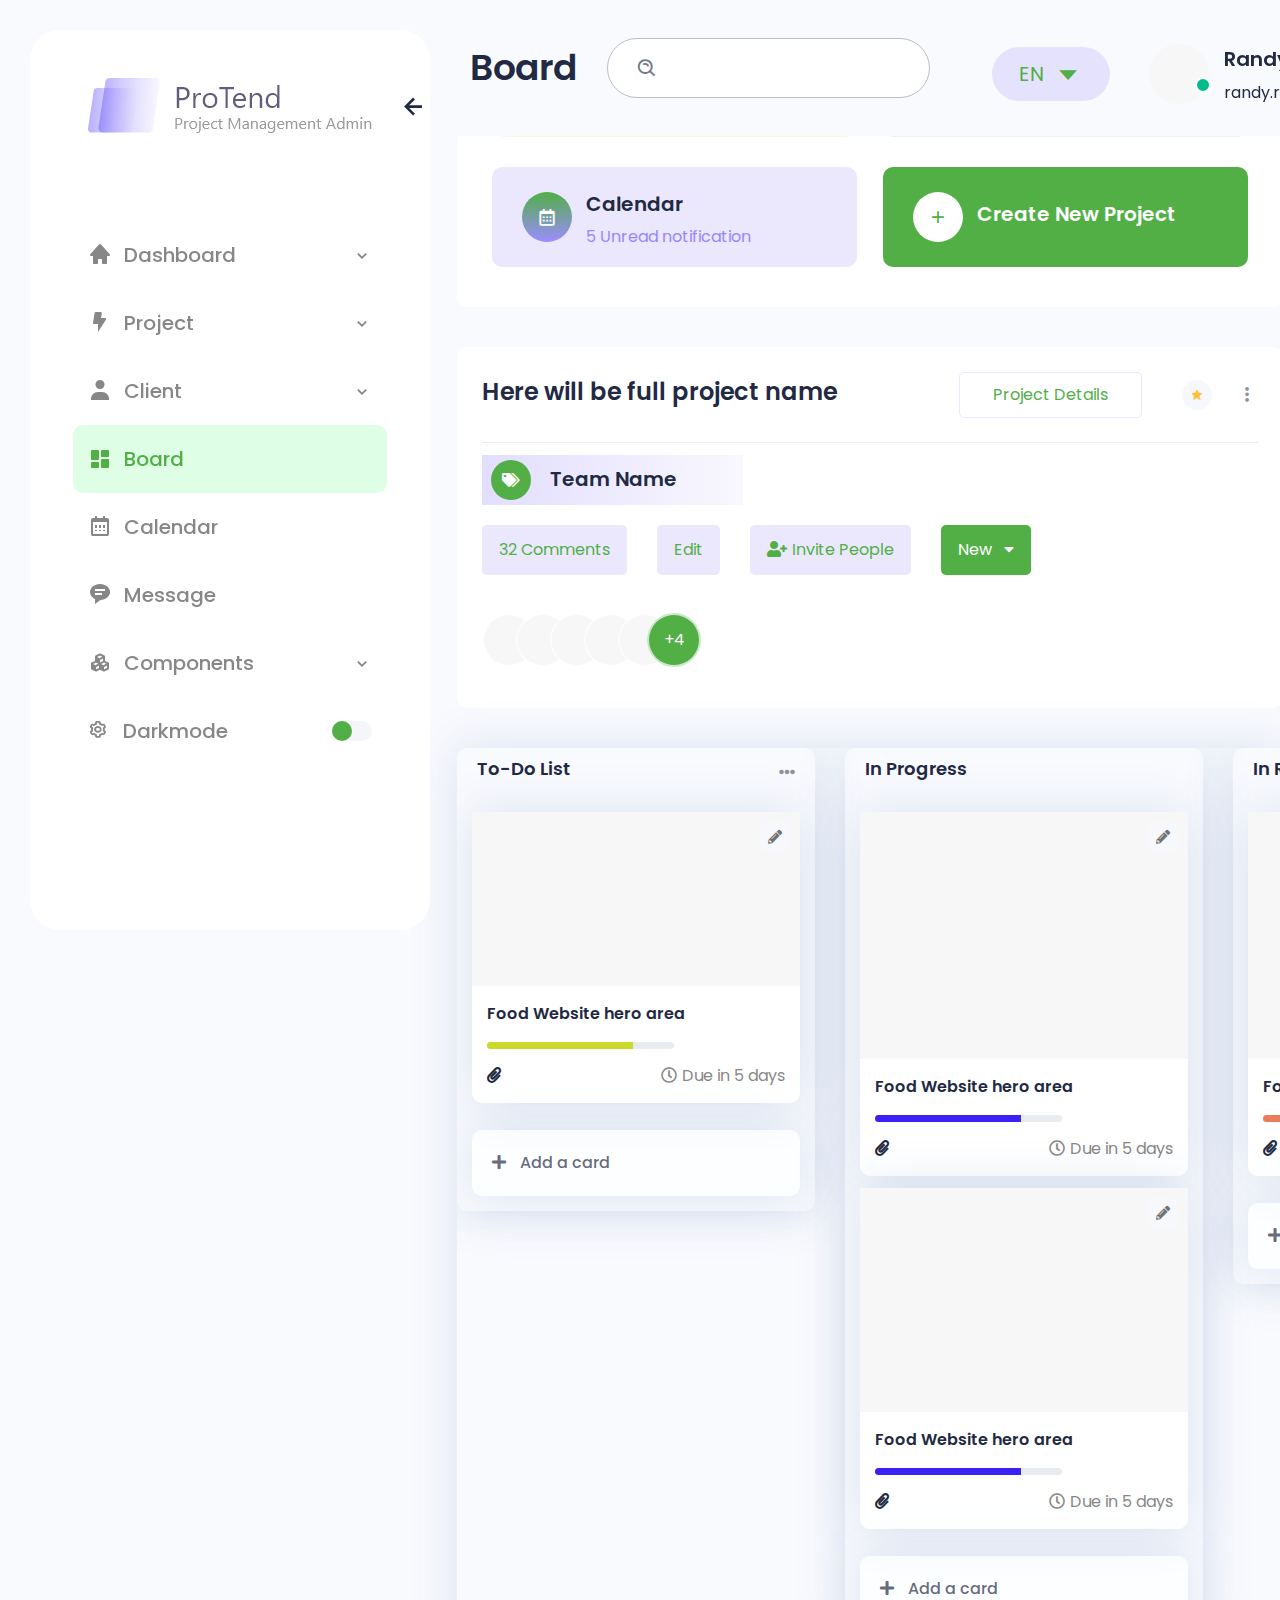
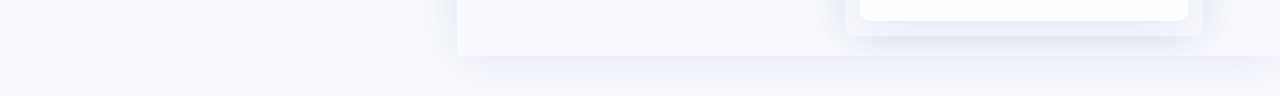
<file: board.html>
<!DOCTYPE html>
<html lang="en">

<head>
    <meta charset="UTF-8">
    <meta http-equiv="X-UA-Compatible" content="IE=edge">
    <meta name="viewport" content="width=device-width, initial-scale=1.0">
    <title>
        Protend - Project Management Admin Dashboard HTML Template
    </title>
    <link rel="shortcut icon" href="./images/favicon.png" type="image/png">
    <!-- GOOGLE FONT -->
    <link rel="preconnect" href="https://fonts.gstatic.com">
    <link href="https://fonts.googleapis.com/css2?family=Roboto:ital,wght@0,100;0,300;0,400;0,500;0,700;0,900;1,100;1,300;1,400;1,500;1,700;1,900&display=swap" rel="stylesheet">
    <!-- BOXICONS -->
    <link href='https://unpkg.com/boxicons@2.0.7/css/boxicons.min.css' rel='stylesheet'>
    <link rel="stylesheet" href="css/icons.min.css">

    <!-- APP CSS -->
    <link rel="stylesheet" href="./css/bootstrap.min.css">
    <link rel="stylesheet" href="./css/grid.css">
    <link rel="stylesheet" href="./css/style.css">
    <link rel="stylesheet" href="./css/responsive.css">
</head>

<body class="sidebar-expand">

    <!-- SIDEBAR -->
    <div class="sidebar">
        <div class="sidebar-logo">
            <a href="index.html">
                <img src="./images/logo.png" alt="Protend logo">
            </a>
            <div class="sidebar-close" id="sidebar-close">
                <i class='bx bx-left-arrow-alt'></i>
            </div>
        </div>
        <!-- SIDEBAR MENU -->
        <div class="simlebar-sc" data-simplebar>
            <ul class="sidebar-menu tf">
                <li class="sidebar-submenu">
                    <a href="index.html" class="sidebar-menu-dropdown">
                        <i class='bx bxs-home'></i>
                        <span>Dashboard</span>
                        <div class="dropdown-icon">
                            <i class='bx bx-chevron-down'></i>
                        </div>
                    </a>
                    <ul class="sidebar-menu sidebar-menu-dropdown-content">
                        <li>
                            <a href="index.html">
                                Dashboard
                            </a>
                        </li>
                        <li>
                            <a href="user-profile.html">
                                User Profile
                            </a>
                        </li>
<li>
                            <a href="user-login.html">
                                User Login
                            </a>
                        </li>
                        <li>
                            <a href="new-account.html">
                               New Account
                            </a>
                        </li>
                    </ul>
                </li>
                <li class="sidebar-submenu">
                    <a href="project.html" class="sidebar-menu-dropdown">
                        <i class='bx bxs-bolt'></i>
                        <span>Project</span>
                        <div class="dropdown-icon"><i class='bx bx-chevron-down'></i></div>
                    </a>
                    <ul class="sidebar-menu sidebar-menu-dropdown-content">
                        <li>
                            <a href="project.html">
                               Project
                            </a>
                        </li>
                        <li>
                            <a href="project-details.html">
                                Project Details
                            </a>
                        </li>
                        <li>
                            <a href="new-project.html">
                                New Project
                            </a>
                        </li>
                    </ul>
                </li>

                <li class="sidebar-submenu">
                    <a href="clients.html" class="sidebar-menu-dropdown">
                        <i class='bx bxs-user'></i>
                        <span>Client</span>
                        <div class="dropdown-icon"><i class='bx bx-chevron-down'></i></div>
                    </a>
                    <ul class="sidebar-menu sidebar-menu-dropdown-content">
                                                <li>
                            <a href="clients.html">
                               Manager Client
                            </a>
                        </li>
                        <li>
                            <a href="client-details.html">
                                Client Details
                            </a>
                        </li>
                    </ul>
                </li>
                <li>
                    <a href="board.html">
                        <i class='bx bxs-dashboard'></i>
                        <span>Board</span>
                    </a>
                </li>
                <li>
                    <a href="calendar.html">
                        <i class='bx bx-calendar'></i>
                        <span>Calendar</span>
                    </a>
                </li>

                <li>
                    <a href="message.html">
                        <i class='bx bxs-message-rounded-detail' ></i>
                        <span>Message</span>
                    </a>
                </li>
                <li class="sidebar-submenu">
                    <a href="chart-apex.html" class="sidebar-menu-dropdown">
                        <i class='bx bxs-component' ></i>
                        <span>Components</span>
                        <div class="dropdown-icon"><i class='bx bx-chevron-down'></i></div>
                    </a>
                    <ul class="sidebar-menu sidebar-menu-dropdown-content">
                        <li>
                            <a href="chart-apex.html">
                                Apex Charts
                            </a>
                        </li>

                    </ul>
                </li>
                <li>
                    <a class="darkmode-toggle" id="darkmode-toggle" onclick="switchTheme()">
                        <div>
                            <i class='bx bx-cog mr-10'></i>
                            <span>darkmode</span>
                        </div>

                        <span class="darkmode-switch"></span>
                    </a>
                </li>
            </ul>
        </div>
        <!-- END SIDEBAR MENU -->
    </div>
    <!-- END SIDEBAR -->
    <!-- Main Header -->
    <div class="main-header">
        <div class="d-flex">
            <div class="mobile-toggle" id="mobile-toggle">
                <i class='bx bx-menu'></i>
            </div>
            <div class="main-title">
                Board
            </div>
        </div>

        <div class="d-flex align-items-center">

            <!-- App Search-->
            <form class="app-search d-none d-lg-block">
                <div class="position-relative">
                    <input type="text" class="form-control" placeholder="Search">
                    <span class="bx bx-search-alt"></span>
                </div>
            </form>
            <div class="dropdown d-inline-block d-lg-none ms-2">
                <button type="button" class="btn header-item noti-icon waves-effect" id="page-header-search-dropdown" data-bs-toggle="dropdown" aria-haspopup="true" aria-expanded="false">
                        <i class='bx bx-search-alt' ></i>
                    </button>
                <div class="dropdown-menu dropdown-menu-lg dropdown-menu-end p-0" aria-labelledby="page-header-search-dropdown">

                    <form class="p-3">
                        <div class="form-group m-0">
                            <div class="input-group">
                                <input type="text" class="form-control" placeholder="Search ..." aria-label="Recipient's username">
                                <div class="input-group-append">
                                    <button class="btn btn-primary h-100" type="submit"><i class='bx bx-search-alt' ></i></button>
                                </div>
                            </div>
                        </div>
                    </form>
                </div>
            </div>

            <div class="dropdown d-inline-block">
                <button type="button" class="btn header-item" data-bs-toggle="dropdown" aria-haspopup="true" aria-expanded="false">
                        <span class="btn dropdown-toggle" id="header-lang-img">
                            EN 
                            <i class='bx bx-caret-down'></i>
                        </span>
                    </button>
                <div class="dropdown-menu dropdown-menu-end">

                    <!-- item-->
                    <a href="javascript:void(0);" class="dropdown-item notify-item language" data-lang="en">
                        <img src="./images/flags/us.jpg" alt="user-image" class="me-1" height="12"> <span class="align-middle">English</span>
                    </a>
                    <!-- item-->
                    <a href="javascript:void(0);" class="dropdown-item notify-item language" data-lang="sp">
                        <img src="./images/flags/spain.jpg" alt="user-image" class="me-1" height="12"> <span class="align-middle">Spanish</span>
                    </a>

                    <!-- item-->
                    <a href="javascript:void(0);" class="dropdown-item notify-item language" data-lang="gr">
                        <img src="./images/flags/germany.jpg" alt="user-image" class="me-1" height="12"> <span class="align-middle">German</span>
                    </a>

                    <!-- item-->
                    <a href="javascript:void(0);" class="dropdown-item notify-item language" data-lang="it">
                        <img src="./images/flags/italy.jpg" alt="user-image" class="me-1" height="12"> <span class="align-middle">Italian</span>
                    </a>

                    <!-- item-->
                    <a href="javascript:void(0);" class="dropdown-item notify-item language" data-lang="ru">
                        <img src="./images/flags/russia.jpg" alt="user-image" class="me-1" height="12"> <span class="align-middle">Russian</span>
                    </a>
                </div>
            </div>
            <!-- <div class="dropdown d-none d-lg-inline-block ms-1">
                <button type="button" class="btn header-item noti-icon waves-effect" data-toggle="fullscreen">
                        <i class="bx bx-fullscreen"></i>
                    </button>
            </div> -->
            <div class="dropdown d-inline-block mt-12">
                <button type="button" class="btn header-item waves-effect" id="page-header-user-dropdown" data-bs-toggle="dropdown" aria-haspopup="true" aria-expanded="false">
                        <img class="rounded-circle header-profile-user" src="./images/profile/profile.png"
                            alt="Header Avatar">
                        <span class="pulse-css"></span>
                        <span class="info d-xl-inline-block  color-span">
                            <span class="d-block fs-20 font-w600">Randy Riley</span>
                            <span class="d-block mt-7" >randy.riley@gmail.com</span>
                        </span>
                            
                        <i class='bx bx-chevron-down'></i>
                    </button>
                <div class="dropdown-menu dropdown-menu-end">
                    <!-- item-->
                    <a class="dropdown-item" href="#"><i class="bx bx-user font-size-16 align-middle me-1"></i> <span>Profile</span></a>
                    <a class="dropdown-item" href="#"><i class="bx bx-wallet font-size-16 align-middle me-1"></i> <span>My Wallet</span></a>
                    <a class="dropdown-item d-block" href="#"><span class="badge bg-success float-end">11</span><i class="bx bx-wrench font-size-16 align-middle me-1"></i> <span>Settings</span></a>
                    <a class="dropdown-item" href="#"><i class="bx bx-lock-open font-size-16 align-middle me-1"></i> <span>Lock screen</span></a>
                    <div class="dropdown-divider"></div>
                    <a class="dropdown-item text-danger" href="user-login.html"><i class="bx bx-power-off font-size-16 align-middle me-1 text-danger"></i> <span>Logout</span></a>
                </div>
            </div>
        </div>
    </div>
    <!-- End Main Header -->
    <!-- MAIN CONTENT -->
    <div class="main">


        <div class="main-content board">
            <div class="row">
                <div class="col-12">
                    <div class="box card-box">
                        <div class="icon-box bg-color-1">
                            <div class="icon bg-icon-1">
                                <i class="bx bxs-bell bx-tada"></i>
                            </div>
                            <div class="content">
                                <h5 class="title-box">Notification</h5>
                                <p class="color-1 mb-0 pt-4">5 Unread notification</p>
                            </div>
                        </div>
                        <div class="icon-box bg-color-2">
                            <div class="icon bg-icon-2">
                                <i class='bx bxs-message-rounded'></i>
                            </div>
                            <div class="content click-c">
                                <h5 class="title-box">Message</h5>
                                <p class="color-2 mb-0 pt-4">5 Unread notification</p>
                            </div>
                            <div class="notification-list card">
                                <div class="top box-header">
                                    <h5>Notification</h5>

                                </div>
                                <div class="pd-1r">
                                    <div class="divider"></div>
                                </div>

                                <div class="box-body">
                                    <ul class="list">
                                        <li class="d-flex no-seen">
                                            <div class="img-mess"><img class="mr-14" src="./images/avatar/avt-1.png" alt="avt"></div>
                                            <div class="info">
                                                <a href="#" class="font-w600 mb-0 color-primary">Elizabeth Holland</a>
                                                <p class="pb-0 mb-0 line-h14 mt-6">Proin ac quam et lectus vestibulum</p>
                                            </div>
                                        </li>

                                        <li class="d-flex">
                                            <div class="img-mess"><img class="mr-14" src="./images/avatar/avt-1.png" alt="avt"></div>
                                            <div class="info">
                                                <a href="#" class="font-w600 mb-0 color-primary">Elizabeth Holland</a>
                                                <p class="pb-0 mb-0 line-h14 mt-6">Proin ac quam et lectus vestibulum</p>
                                            </div>
                                        </li>

                                    </ul>
                                    <div class="btn-view">
                                        <a class="font-w600 h5" href="message.html">View All</a>
                                    </div>
                                </div>

                            </div>
                        </div>
                        <div class="icon-box bg-color-3">
                            <a class="create d-flex" href="calendar.html">
                                <div class="icon bg-icon-3">
                                    <i class="bx bx-calendar"></i>
                                </div>
                                <div class="content">
                                    <h5 class="title-box">Calendar</h5>
                                    <p class="color-3 mb-0 pt-4">5 Unread notification</p>
                                </div>
                            </a>
                        </div>
                        <div class="icon-box bg-color-4">
                            <a class="create d-flex" href="#" data-toggle="modal" data-target="#add_project">
                                <div class="icon bg-white">
                                    <i class="bx bx-plus"></i>
                                </div>
                                <div class="content d-flex align-items-center">
                                    <h5 class="color-white">Create New Project</h5>
                                </div>
                            </a>
                        </div>
                    </div>
                </div>
            </div>
            <div class="row">
                <div class="col-12">
                    <div class="box">
                        <div class="box-header">
                            <h4 class="box-title">Here will be full project name</h4>
                            <div class="box-right d-flex">
                                <a class="btn" href="project-details.html">Project Details</a>
                                <div class="icon-ratting">
                                    <i class='bx bxs-star'></i>
                                </div>
                                <div class="dropdown ml-14">
                                    <a href="javascript:void(0);" class="btn-link" data-bs-toggle="dropdown" aria-expanded="false">
                                        <i class='bx bx-dots-vertical-rounded fs-22'></i>
                                    </a>
                                    <div class="dropdown-menu dropdown-menu-right">
                                        <a class="dropdown-item" href="#" data-toggle="modal" data-target="#delete_project"><i class="bx bx-trash"></i> Delete</a>
                                        <a class="dropdown-item" href="#"><i class="bx bx-edit mr-5"></i>Edit</a>
                                    </div>
                                </div>
                            </div>
                        </div>
                        <div class="divider"></div>
                        <div class="box-body d-flex justify-content-between pb-0">
                            <div class="team-name">
                                <a href="#" class="team">
                                    <div class="icon"><i class="fas fa-tags"></i></div>
                                    <h5>Team Name</h5>
                                </a>
                            </div>
                            <div class="action">
                                <a href="#" class="comment">32 Comments</a>
                                <a href="#" class="edit">Edit</a>
                                <a href="#" class="invite"><i class="fas fa-user-plus mr-5"></i>Invite People</a>
                                <a href="#" class="add">New<i class="fas fa-caret-down pl-12"></i></a>
                            </div>
                            <ul class="user-list s2">
                                <li><img src="./images/avatar/team-1.png" alt="user"></li>
                                <li><img src="./images/avatar/team-2.png" alt="user"></li>
                                <li><img src="./images/avatar/team-3.png" alt="user"></li>
                                <li><img src="./images/avatar/team-4.png" alt="user"></li>
                                <li><img src="./images/avatar/team-5.png" alt="user"></li>
                                <li class="total"><span>+4</span></li>
                            </ul>
                        </div>
                    </div>
                </div>
                <div class="col-12">
                    <div class="kanban-board card mb-0 pd-0">
                        <div class="box-body pd-0">
                            <div class="kanban-cont">
                                <div class="kanban-list kanban-list-to-do">
                                    <div class="kanban-header">
                                        <h6 class="card-title">To-Do List</h6>
                                        <div class="dropdown">
                                            <a href="javascript:void(0);" class="btn-link" data-bs-toggle="dropdown" aria-expanded="false">
                                                <i class="fas fa-ellipsis-h"></i>
                                            </a>
                                            <div class="dropdown-menu dropdown-menu-right">
                                                <a class="dropdown-item" href="#" data-toggle="modal" data-target="#delete_project"><i class="bx bx-trash"></i> Delete</a>
                                                <a class="dropdown-item" href="#">Edit</a>
                                            </div>
                                        </div>
                                    </div>
                                    <div class="kanban-wrap">
                                        <div class="panel">
                                            <div class="kanban-box item-box">
                                                <div class="dropdown edit">
                                                    <a href="#" class="btn-link" data-bs-toggle="dropdown" aria-expanded="false">
                                                        <i class="fas fa-pencil-alt"></i>
                                                    </a>
                                                    <div class="dropdown-menu dropdown-menu-right">
                                                        <a class="dropdown-item" href="#" data-toggle="modal" data-target="#delete_project"><i class="bx bx-trash"></i> Delete</a>
                                                        <a class="dropdown-item" href="#" data-toggle="modal" data-target="#edit_card_modal"><i class="bx bx-edit mr-5"></i>Edit</a>
                                                    </div>
                                                </div>
                                                <div class="img-box">
                                                    <img src="./images/to-do-list/project-1.png" alt="">
                                                </div>
                                                <div class="content-box">
                                                    <h6 class="title fs-16">Food Website hero area</h6>
                                                    <div class="progress skill-progress mt-15 mb-15" style="height:7px;">
                                                        <div class="progress-bar progress-animated" style="width: 78%; height:7px;" role="progressbar">
                                                            <span class="sr-only">78% Complete</span>
                                                        </div>
                                                    </div>
                                                    <div class="d-flex justify-content-between">
                                                        <div class="link"><a href="#"><i class="fas fa-paperclip"></i></a></div>
                                                        <div class="time">
                                                            <p class="font-main mb-0"><i class="far fa-clock"></i>Due in 5 days</p>
                                                        </div>
                                                    </div>
                                                </div>
                                            </div>
                                        </div>
                                    </div>
                                    <div class="btn-add-card">
                                        <a class="dropdown-item font-w500 fs-16" href="#" data-toggle="modal" data-target="#add_card_modal"><i class="fas fa-plus mr-14"></i>Add a card</a>
                                    </div>
                                </div>
                                <div class="kanban-list kanban-progress">
                                    <div class="kanban-header">
                                        <h6 class="card-title">In Progress</h6>
                                    </div>
                                    <div class="kanban-wrap">
                                        <div class="panel">
                                            <div class="kanban-box item-box">
                                                <div class="dropdown edit">
                                                    <a href="#" class="btn-link" data-bs-toggle="dropdown" aria-expanded="false">
                                                        <i class="fas fa-pencil-alt"></i>
                                                    </a>
                                                    <div class="dropdown-menu dropdown-menu-right">
                                                        <a class="dropdown-item" href="#" data-toggle="modal" data-target="#delete_project"><i class="bx bx-trash"></i> Delete</a>
                                                        <a class="dropdown-item" href="#" data-toggle="modal" data-target="#edit_card_modal"><i class="bx bx-edit mr-5"></i>Edit</a>
                                                    </div>
                                                </div>
                                                <div class="img-box">
                                                    <img src="./images/to-do-list/project-2.png" alt="">
                                                </div>
                                                <div class="content-box">
                                                    <h6 class="title fs-16">Food Website hero area</h6>
                                                    <div class="progress skill-progress mt-15 mb-15" style="height:7px;">
                                                        <div class="progress-bar progress-animated" style="width: 78%; height:7px;" role="progressbar">
                                                            <span class="sr-only">78% Complete</span>
                                                        </div>
                                                    </div>
                                                    <div class="d-flex justify-content-between">
                                                        <div class="link"><a href="#"><i class="fas fa-paperclip"></i></a></div>
                                                        <div class="time">
                                                            <p class="font-main mb-0"><i class="far fa-clock"></i>Due in 5 days</p>
                                                        </div>
                                                    </div>
                                                </div>
                                            </div>
                                        </div>
                                        <div class="panel">
                                            <div class="kanban-box item-box">
                                                <div class="dropdown edit">
                                                    <a href="#" class="btn-link" data-bs-toggle="dropdown" aria-expanded="false">
                                                        <i class="fas fa-pencil-alt"></i>
                                                    </a>
                                                    <div class="dropdown-menu dropdown-menu-right">
                                                        <a class="dropdown-item" href="#" data-toggle="modal" data-target="#delete_project"><i class="bx bx-trash"></i> Delete</a>
                                                        <a class="dropdown-item" href="#" data-toggle="modal" data-target="#edit_card_modal"><i class="bx bx-edit mr-5"></i>Edit</a>
                                                    </div>
                                                </div>
                                                <div class="img-box">
                                                    <img src="./images/to-do-list/project-3.png" alt="">
                                                </div>
                                                <div class="content-box">
                                                    <h6 class="title fs-16">Food Website hero area</h6>
                                                    <div class="progress skill-progress mt-15 mb-15" style="height:7px;">
                                                        <div class="progress-bar progress-animated" style="width: 78%; height:7px;" role="progressbar">
                                                            <span class="sr-only">78% Complete</span>
                                                        </div>
                                                    </div>
                                                    <div class="d-flex justify-content-between">
                                                        <div class="link"><a href="#"><i class="fas fa-paperclip"></i></a></div>
                                                        <div class="time">
                                                            <p class="font-main mb-0"><i class="far fa-clock"></i>Due in 5 days</p>
                                                        </div>
                                                    </div>
                                                </div>
                                            </div>
                                        </div>
                                    </div>
                                    <div class="btn-add-card">
                                        <a class="dropdown-item font-w500 fs-16" href="#" data-toggle="modal" data-target="#add_card_modal"><i class="fas fa-plus mr-14"></i>Add a card</a>
                                    </div>
                                </div>
                                <div class="kanban-list kanban-review">
                                    <div class="kanban-header">
                                        <h6 class="card-title">In Review</h6>
                                    </div>
                                    <div class="kanban-wrap">
                                        <div class="panel">
                                            <div class="kanban-box item-box">
                                                <div class="dropdown edit">
                                                    <a href="#" class="btn-link" data-bs-toggle="dropdown" aria-expanded="false">
                                                        <i class="fas fa-pencil-alt"></i>
                                                    </a>
                                                    <div class="dropdown-menu dropdown-menu-right">
                                                        <a class="dropdown-item" href="#" data-toggle="modal" data-target="#delete_project"><i class="bx bx-trash"></i> Delete</a>
                                                        <a class="dropdown-item" href="#" data-toggle="modal" data-target="#edit_card_modal"><i class="bx bx-edit mr-5"></i>Edit</a>
                                                    </div>
                                                </div>
                                                <div class="img-box">
                                                    <img src="./images/to-do-list/project-4.png" alt="">
                                                </div>
                                                <div class="content-box">
                                                    <h6 class="title fs-16">Food Website hero area</h6>
                                                    <div class="progress skill-progress mt-15 mb-15" style="height:7px;">
                                                        <div class="progress-bar progress-animated" style="width: 78%; height:7px;" role="progressbar">
                                                            <span class="sr-only">78% Complete</span>
                                                        </div>
                                                    </div>
                                                    <div class="d-flex justify-content-between">
                                                        <div class="link"><a href="#"><i class="fas fa-paperclip"></i></a></div>
                                                        <div class="time">
                                                            <p class="font-main mb-0"><i class="far fa-clock"></i>Due in 5 days</p>
                                                        </div>
                                                    </div>
                                                </div>
                                            </div>
                                        </div>
                                    </div>
                                    <div class="btn-add-card">
                                        <a class="dropdown-item font-w500 fs-16" href="#" data-toggle="modal" data-target="#add_card_modal"><i class="fas fa-plus mr-14"></i>Add a card</a>
                                    </div>
                                </div>
                                <div class="kanban-list kanban-approved">
                                    <div class="kanban-header">
                                        <h6 class="card-title">Approved</h6>
                                    </div>
                                    <div class="kanban-wrap">
                                        <div class="panel">
                                            <div class="kanban-box item-box">
                                                <div class="dropdown edit">
                                                    <a href="#" class="btn-link" data-bs-toggle="dropdown" aria-expanded="false">
                                                        <i class="fas fa-pencil-alt"></i>
                                                    </a>
                                                    <div class="dropdown-menu dropdown-menu-right">
                                                        <a class="dropdown-item" href="#" data-toggle="modal" data-target="#delete_project"><i class="bx bx-trash"></i> Delete</a>
                                                        <a class="dropdown-item" href="#" data-toggle="modal" data-target="#edit_card_modal"><i class="bx bx-edit mr-5"></i>Edit</a>
                                                    </div>
                                                </div>
                                                <div class="img-box">
                                                    <img src="./images/to-do-list/project-4.png" alt="">
                                                </div>
                                                <div class="content-box">
                                                    <h6 class="title fs-16">Food Website hero area</h6>
                                                    <div class="progress skill-progress mt-15 mb-15" style="height:7px;">
                                                        <div class="progress-bar progress-animated" style="width: 78%; height:7px;" role="progressbar">
                                                            <span class="sr-only">78% Complete</span>
                                                        </div>
                                                    </div>
                                                    <div class="d-flex justify-content-between">
                                                        <div class="link"><a href="#"><i class="fas fa-paperclip"></i></a></div>
                                                        <div class="time">
                                                            <p class="font-main mb-0"><i class="far fa-clock"></i>Due in 5 days</p>
                                                        </div>
                                                    </div>
                                                </div>
                                            </div>
                                        </div>
                                    </div>
                                    <div class="btn-add-card">
                                        <a class="dropdown-item font-w500 fs-16" href="#" data-toggle="modal" data-target="#add_card_modal"><i class="fas fa-plus mr-14"></i>Add a card</a>
                                    </div>
                                </div>

                            </div>
                        </div>
                    </div>
                </div>
            </div>

            <div id="add_project" class="modal custom-modal fade" role="dialog">
                <div class="modal-dialog modal-dialog-centered modal-lg" role="document">
                    <div class="modal-content">
                        <div class="modal-header">
                            <h5 class="modal-title">Create Project</h5>
                            <button type="button" class="close" data-dismiss="modal" aria-label="Close">
                                <span aria-hidden="true">&times;</span>
                            </button>
                        </div>
                        <div class="modal-body">
                            <form>
                                <div class="row">
                                    <div class="col-sm-6">
                                        <div class="form-group">
                                            <label>Project Name</label>
                                            <input class="form-control" value="" type="text">
                                        </div>
                                    </div>
                                    <div class="col-sm-6">
                                        <div class="form-group">
                                            <label>Client</label>
                                            <select class="select">
                                                <option>Client 1</option>
                                                <option>Client 2</option>
                                            </select>
                                        </div>
                                    </div>
                                </div>
                                <div class="row">
                                    <div class="col-sm-6">
                                        <div class="form-group">
                                            <label>Start Date</label>
                                            <div class="cal-icon">
                                                <input class="form-control " type="date">
                                            </div>
                                        </div>
                                    </div>
                                    <div class="col-sm-6">
                                        <div class="form-group">
                                            <label>End Date</label>
                                            <div class="cal-icon">
                                                <input class="form-control " type="date">
                                            </div>
                                        </div>
                                    </div>
                                </div>
                                <div class="row">
                                    <div class="col-sm-3">
                                        <div class="form-group">
                                            <label>Rate</label>
                                            <input placeholder="$50" class="form-control" value="" type="text">
                                        </div>
                                    </div>
                                    <div class="col-sm-3">
                                        <div class="form-group">
                                            <label>&nbsp;</label>
                                            <select class="select">
                                                <option>Hourly</option>
                                                <option selected>Fixed</option>
                                            </select>
                                        </div>
                                    </div>
                                    <div class="col-sm-6">
                                        <div class="form-group">
                                            <label>Priority</label>
                                            <select class="select">
                                                <option selected>High</option>
                                                <option>Medium</option>
                                                <option>Low</option>
                                            </select>
                                        </div>
                                    </div>
                                </div>
                                <div class="form-group">
                                    <label>Description</label>
                                    <textarea rows="4" class="form-control" placeholder="Enter your message here"></textarea>
                                </div>
                                <div class="form-group">
                                    <label>Upload Files</label>
                                    <input class="form-control" type="file">
                                </div>
                                <div class="submit-section">
                                    <button class="btn btn-primary submit-btn">Save</button>
                                </div>
                            </form>
                        </div>
                    </div>
                </div>
            </div>
            <div class="modal custom-modal fade" id="delete_project" role="dialog">
                <div class="modal-dialog modal-dialog-centered">
                    <div class="modal-content">
                        <div class="modal-body">
                            <div class="form-header">
                                <h3>Delete Card</h3>
                                <p>Are you sure want to delete?</p>
                            </div>
                            <div class="modal-btn delete-action">
                                <div class="row">
                                    <div class="col-6 mb-0">
                                        <a href="javascript:void(0);" class="btn btn-primary continue-btn">Delete</a>
                                    </div>
                                    <div class="col-6 mb-0">
                                        <a href="javascript:void(0);" data-dismiss="modal" class="btn btn-primary cancel-btn">Cancel</a>
                                    </div>
                                </div>
                            </div>
                        </div>
                    </div>
                </div>
            </div>
            <div id="edit_card_modal" class="modal custom-modal fade" role="dialog">
                <div class="modal-dialog">
                    <div class="modal-content">
                        <div class="modal-header">
                            <h4 class="modal-title">Edit Card</h4>
                            <button type="button" class="close" data-dismiss="modal">&times;</button>
                        </div>
                        <div class="modal-body">
                            <form>
                                <div class="form-group">
                                    <label>Image Card</label>
                                    <input class="form-control" type="file">
                                </div>
                                <div class="form-group">
                                    <label>Card Name</label>
                                    <input type="text" class="form-control" value="Food Website hero area">
                                </div>
                                <div class="form-group">
                                    <label>Due Date</label>
                                    <div class="cal-icon">
                                        <input class="form-control " type="date" value="">
                                    </div>
                                </div>
                                <div class="submit-section text-center">
                                    <button class="btn btn-primary submit-btn">Submit</button>
                                </div>
                            </form>
                        </div>
                    </div>
                </div>
            </div>

            <div id="add_card_modal" class="modal custom-modal fade" role="dialog">
                <div class="modal-dialog">
                    <div class="modal-content">
                        <div class="modal-header">
                            <h4 class="modal-title">Add Card</h4>
                            <button type="button" class="close" data-dismiss="modal">&times;</button>
                        </div>
                        <div class="modal-body">
                            <form>
                                <div class="form-group">
                                    <label>Image Card</label>
                                    <input class="form-control" type="file">
                                </div>
                                <div class="form-group">
                                    <label>Card Name</label>
                                    <input type="text" class="form-control" value="">
                                </div>
                                <div class="form-group">
                                    <label>Due Date</label>
                                    <div class="cal-icon">
                                        <input class="form-control " type="date" value="">
                                    </div>
                                </div>
                                <div class="submit-section text-center">
                                    <button class="btn btn-primary submit-btn">Submit</button>
                                </div>
                            </form>
                        </div>
                    </div>
                </div>
            </div>
        </div>
    </div>
    <!-- END MAIN CONTENT -->

    <div class="overlay"></div>

    <!-- SCRIPT -->
    <!-- APEX CHART -->

    <script src="./libs/jquery/jquery.min.js"></script>
    <script src="./libs/jquery/jquery-ui.min.js"></script>
    <script src="./libs/moment/min/moment.min.js"></script>
    <script src="./libs/apexcharts/apexcharts.js"></script>
    <script src="./libs/bootstrap/js/bootstrap.bundle.min.js"></script>
    <script src="./libs/peity/jquery.peity.min.js"></script>
    <script src="./libs/chart.js/Chart.bundle.min.js"></script>
    <script src="./libs/owl.carousel/owl.carousel.min.js"></script>
    <script src="./libs/bootstrap/js/bootstrap.min.js"></script>
    <script src="./libs/simplebar/simplebar.min.js"></script>

    <!-- APP JS -->
    <script src="./js/main.js"></script>
    <script src="./js/shortcode.js"></script>
    <script src="./js/script.js"></script>
</body>

</html>
</file>
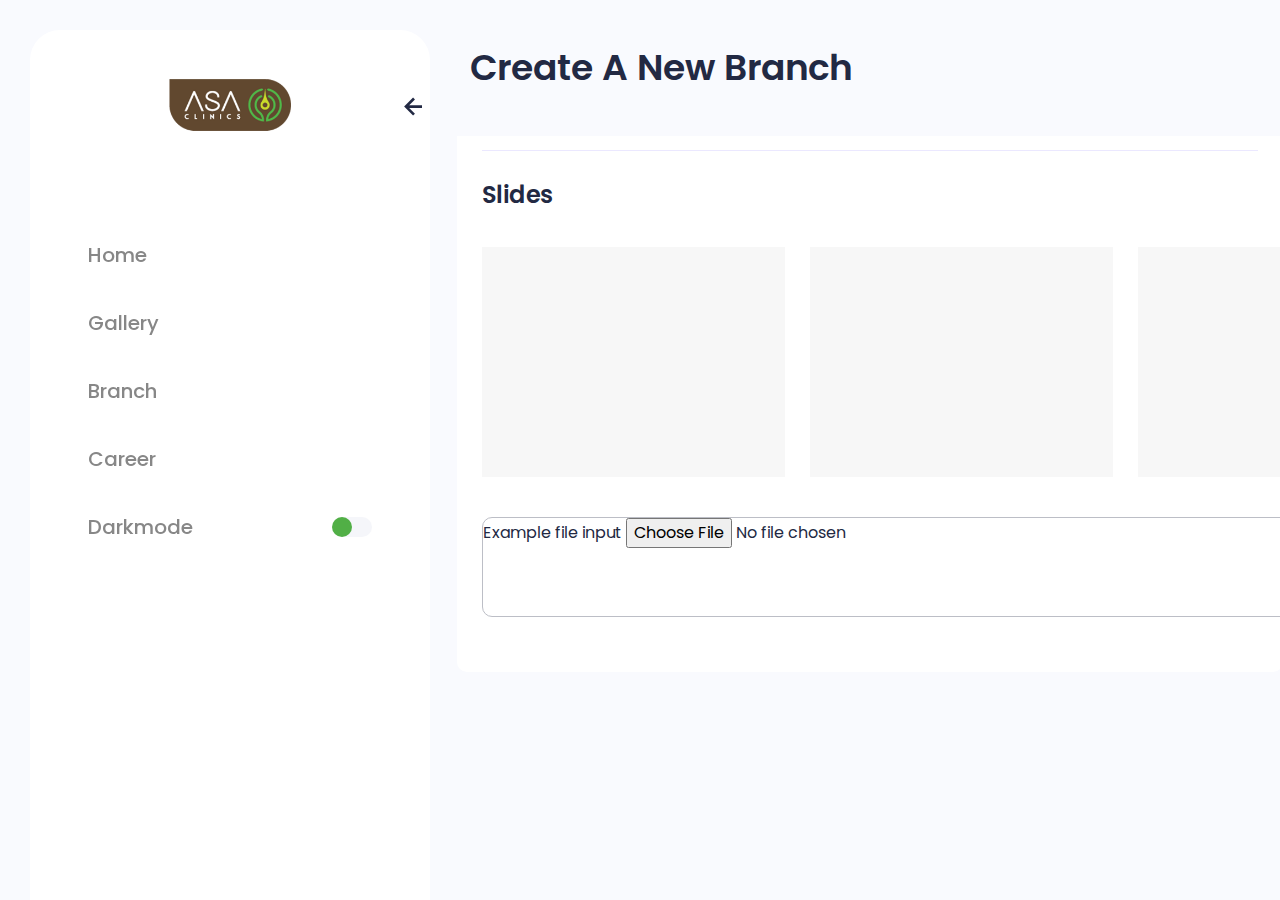
<file: branch.html>
<!DOCTYPE html>
<html lang="en">

<head>
    <meta charset="UTF-8">
    <meta http-equiv="X-UA-Compatible" content="IE=edge">
    <meta name="viewport" content="width=device-width, initial-scale=1.0">
    <title>
        Protend - Project Management Admin Dashboard HTML Template
    </title>
    <link rel="shortcut icon" href="logo-dark.png" type="image/png">
    <!-- GOOGLE FONT -->
    <link rel="preconnect" href="https://fonts.gstatic.com">
    <link href="https://fonts.googleapis.com/css2?family=Roboto:ital,wght@0,100;0,300;0,400;0,500;0,700;0,900;1,100;1,300;1,400;1,500;1,700;1,900&display=swap" rel="stylesheet">
    <!-- BOXICONS -->
    <link href='https://unpkg.com/boxicons@2.0.7/css/boxicons.min.css' rel='stylesheet'>
    <link rel="stylesheet" href="css/icons.min.css">

    <!-- APP CSS -->
    <link rel="stylesheet" href="./css/bootstrap.min.css">
    <link rel="stylesheet" href="./css/grid.css">
    <link rel="stylesheet" href="./css/style.css">
    <link rel="stylesheet" href="./css/responsive.css">
</head>

<body class="sidebar-expand">

    <!-- SIDEBAR -->
    <div class="sidebar">
        <div class="sidebar-logo">
            <a href="index.html">
                <img src="logo-dark.png" alt="ASA Clinic">
            </a>
            <div class="sidebar-close" id="sidebar-close">
                <i class='bx bx-left-arrow-alt'></i>
            </div>
        </div>
        <!-- SIDEBAR MENU -->
        <div class="simlebar-sc" data-simplebar>
            <ul class="sidebar-menu tf">
                <li class="sidebar-submenu">

                    <!-- <i class='bx bxs-home'></i> -->
                    <a href="index.html"> <span>Home</span></a>

                    </a>

                </li>
                <li class="sidebar-submenu">

                    <!-- <i class='bx bxs-bolt'></i> -->
                    <a href="gallery.html"> <span>Gallery</span></a>

                    </a>

                </li>
                <li class="sidebar-submenu">

                    <!-- <i class='bx bxs-bolt'></i> -->
                    <a href="gallery.html"> <span>Branch</span></a>

                    </a>

                </li>

                <li class="sidebar-submenu">

                    <!-- <i class='bx bxs-user'></i> -->
                    <a href="clients.html"><span>Career</span></a>

                    </a>

                </li>

                <li>
                    <a class="darkmode-toggle" id="darkmode-toggle" onclick="switchTheme()">
                        <div>
                            <!-- <i class='bx bx-cog mr-10'></i> -->
                            <span>darkmode</span>
                        </div>

                        <span class="darkmode-switch"></span>
                    </a>
                </li>
            </ul>
        </div>

        <!-- END SIDEBAR MENU -->
    </div>
    <!-- END SIDEBAR -->

    <!-- Main Header -->
    <div class="main-header">
        <div class="d-flex">
            <div class="mobile-toggle" id="mobile-toggle">
                <i class='bx bx-menu'></i>
            </div>
            <div class="main-title">
                Create A New Branch
            </div>
        </div>

        <div class="d-flex align-items-center">

            <!-- App Search-->
            <!-- <form class="app-search d-none d-lg-block">
                <div class="position-relative">
                    <input type="text" class="form-control" placeholder="Search">
                    <span class="bx bx-search-alt"></span>
                </div>
            </form>
            <div class="dropdown d-inline-block d-lg-none ms-2">
                <button type="button" class="btn header-item noti-icon waves-effect" id="page-header-search-dropdown" data-bs-toggle="dropdown" aria-haspopup="true" aria-expanded="false">
                        <i class='bx bx-search-alt' ></i>
                    </button>
                <div class="dropdown-menu dropdown-menu-lg dropdown-menu-end p-0" aria-labelledby="page-header-search-dropdown">

                    <form class="p-3">
                        <div class="form-group m-0">
                            <div class="input-group">
                                <input type="text" class="form-control" placeholder="Search ..." aria-label="Recipient's username">
                                <div class="input-group-append">
                                    <button class="btn btn-primary h-100" type="submit"><i class='bx bx-search-alt' ></i></button>
                                </div>
                            </div>
                        </div>
                    </form> -->
        </div>
    </div>
    <!-- 
    <div class="dropdown d-inline-block">
        <button type="button" class="btn header-item" data-bs-toggle="dropdown" aria-haspopup="true" aria-expanded="false">
                        <span class="btn dropdown-toggle" id="header-lang-img">
                            EN 
                            <i class='bx bx-caret-down'></i>
                        </span>
                    </button>
        <div class="dropdown-menu dropdown-menu-end">

            
    <a href="javascript:void(0);" class="dropdown-item notify-item language" data-lang="en">
        <img src="./images/flags/us.jpg" alt="user-image" class="me-1" height="12"> <span class="align-middle">English</span>
    </a>

    <a href="javascript:void(0);" class="dropdown-item notify-item language" data-lang="sp">
        <img src="./images/flags/spain.jpg" alt="user-image" class="me-1" height="12"> <span class="align-middle">Spanish</span>
    </a>
 
    <a href="javascript:void(0);" class="dropdown-item notify-item language" data-lang="gr">
        <img src="./images/flags/germany.jpg" alt="user-image" class="me-1" height="12"> <span class="align-middle">German</span>
    </a>

 
    <a href="javascript:void(0);" class="dropdown-item notify-item language" data-lang="it">
        <img src="./images/flags/italy.jpg" alt="user-image" class="me-1" height="12"> <span class="align-middle">Italian</span>
    </a>

 
    <a href="javascript:void(0);" class="dropdown-item notify-item language" data-lang="ru">
        <img src="./images/flags/russia.jpg" alt="user-image" class="me-1" height="12"> <span class="align-middle">Russian</span>
    </a>
    </div>
    </div> -->
    <!-- <div class="dropdown d-none d-lg-inline-block ms-1">
                <button type="button" class="btn header-item noti-icon waves-effect" data-toggle="fullscreen">
                        <i class="bx bx-fullscreen"></i>
                    </button>
            </div> -->
    <!-- <div class="dropdown d-inline-block mt-12">
        <button type="button" class="btn header-item waves-effect" id="page-header-user-dropdown" data-bs-toggle="dropdown" aria-haspopup="true" aria-expanded="false">
                        <img class="rounded-circle header-profile-user" src="./images/profile/profile.png"
                            alt="Header Avatar">
                        <span class="pulse-css"></span>
                        <span class="info d-xl-inline-block  color-span">
                            <span class="d-block fs-20 font-w600">Randy Riley</span>
                            <span class="d-block mt-7" >randy.riley@gmail.com</span>
                        </span>
                            
                        <i class='bx bx-chevron-down'></i>
                    </button>
        <div class="dropdown-menu dropdown-menu-end">
         
            <a class="dropdown-item" href="#"><i class="bx bx-user font-size-16 align-middle me-1"></i> <span>Profile</span></a>
            <a class="dropdown-item" href="#"><i class="bx bx-wallet font-size-16 align-middle me-1"></i> <span>My Wallet</span></a>
            <a class="dropdown-item d-block" href="#"><span class="badge bg-success float-end">11</span><i class="bx bx-wrench font-size-16 align-middle me-1"></i> <span>Settings</span></a>
            <a class="dropdown-item" href="#"><i class="bx bx-lock-open font-size-16 align-middle me-1"></i> <span>Lock screen</span></a>
            <div class="dropdown-divider"></div>
            <a class="dropdown-item text-danger" href="user-login.html"><i class="bx bx-power-off font-size-16 align-middle me-1 text-danger"></i> <span>Logout</span></a>
        </div>
    </div> -->
    </div>
    </div>
    <!-- End Main Header -->

    <!-- MAIN CONTENT -->
    <div class="main">

        <div class="main-content">
            <div class="row">

            </div>
            <div class="row">
                <div class="col-12">
                    <div class="box project">
                        <div class="box-header">
                            <h4 class="box-title">Here Is Home Page Slider</h4>
                            <div class="box-right d-flex">

                                <div class="dropdown ml-14">
                                    <a href="javascript:void(0);" class="btn-link" data-bs-toggle="dropdown" aria-expanded="false">
                                        <i class='bx bx-dots-vertical-rounded fs-22'></i>
                                    </a>
                                    <div class="dropdown-menu dropdown-menu-right">
                                        <a class="dropdown-item" href="#" data-toggle="modal" data-target="#delete_project"><i class="bx bx-trash"></i> Delete</a>
                                        <a class="dropdown-item" href="#"><i class="bx bx-edit mr-5"></i>Edit</a>
                                    </div>
                                </div>
                            </div>
                        </div>
                        <div class="divider"></div>
                        <div class="box-body d-flex justify-content-between pb-0">
                            <!-- <div class="team-name">
                                <a href="#" class="team">
                                    <div class="icon"><i class="fas fa-tags"></i></div>
                                    <h5>Team Name</h5>
                                </a>
                            </div>
                            <div class="action">
                                <a href="#" class="comment">32 Comments</a>
                                <a href="#" class="edit">Edit</a>
                                <a href="#" class="invite"><i class="fas fa-user-plus mr-5"></i>Invite People</a>
                                <a href="#" class="add">New<i class="fas fa-caret-down pl-12"></i></a>
                            </div>
                            <ul class="user-list s2">
                                <li><img src="./images/avatar/team-1.png" alt="user"></li>
                                <li><img src="./images/avatar/team-2.png" alt="user"></li>
                                <li><img src="./images/avatar/team-3.png" alt="user"></li>
                                <li><img src="./images/avatar/team-4.png" alt="user"></li>
                                <li><img src="./images/avatar/team-5.png" alt="user"></li>
                                <li class="total"><span>+4</span></li>
                            </ul>
                        </div> -->
                            <div class="divider"></div>
                            <div class="box-body content">
                                <h4 class="title">Slides</h4>
                                <!-- <p class="fs-18 font-w400 font-main mt-27 mb-29">Etiam convallis elementum sapien, a aliquam turpis aliquam vitae. Praesent sollicitudin felis vel mi facilisis posuere. Nulla ultrices facilisis justo, non varius nisl semper vel. Interdum et malesuada fames ac ante ipsum
                                    primis in faucibus. Phasellus at ante mattis, condimentum velit et, dignissim nunc. Integer quis tincidunt purus. Duis dignissim mauris vel elit commodo.</p>
                                <ul>
                                    <li>
                                        <p class="fs-18 font-w600 color-primary mb-23"><span class="pr-19">1.</span>Lorem ipsum dolor sit amet, consectetur adipiscing elit.</p>
                                    </li>
                                    <li>
                                        <p class="fs-18 font-w600 color-primary mb-23"><span class="pr-15">2.</span>Fusce vitae ligula iaculis, sollicitudin sem at, venenatis turpis.</p>
                                    </li>
                                    <li>
                                        <p class="fs-18 font-w600 color-primary mb-23"><span class="pr-25">.</span>Maecenas pharetra mi sit amet dolor rhoncus, quis placerat elit cursus.</p>
                                    </li>
                                    <li>
                                        <p class="fs-18 font-w600 color-primary mb-23"><span class="pr-15">3.</span>Nullam eleifend nisi nec diam varius, vitae malesuada ex eleifend.</p>
                                    </li>
                                    <li>
                                        <p class="fs-18 font-w600 color-primary mb-23"><span class="pr-25">.</span>Integer convallis nisi quis vestibulum semper.</p>
                                    </li>
                                </ul>
                                <h6 class="mt-30">Proin rutrum ipsum quis sem faucibus, in elementum mi dignissim.</h6>
                                <p class="mt-32 fs-18">Cras eu elit congue, placerat dui ut, tincidunt nisl. Nulla leo elit, pharetra bibendum justo quis, cursus consectetur erat. Sed nec posuere turpis. Maecenas nec bibendum purus. Nulla fringilla, lorem iaculis iaculis fermentum,
                                    ligula nibh mollis ipsum, et scelerisque risus ante eu sem. Phasellus ac sagittis nisi. Suspendisse potenti. Nunc volutpat dui ipsum. Suspendisse potenti.</p> -->
                                <ul class="list-img">
                                    <li>
                                        <div class="img-dv"><img src="./images/product/project-01.jpg" alt=""></div>

                                    </li>
                                    <li>
                                        <div class="img-dv"><img src="./images/product/project-02.jpg" alt=""></div>

                                    </li>
                                    <li>
                                        <div class="img-dv"><img src="./images/product/project-03.jpg" alt=""></div>

                                    </li>
                                    <li>
                                        <div class="img-dv"><img src="./images/product/project-03.jpg" alt=""></div>

                                    </li>
                                    <li>
                                        <!-- <div class="img-dv">
                                            <img src="./images/product/project-04.jpg" alt="">
                                            <div class="overlay-1"></div>
                                            <a href="#" class="more">
                                                <h5 class="text-white">+ More 5 files</h5>
                                            </a>

                                        </div> -->


                                    </li>
                                </ul>

                                <div class="form-chat">


                                    <!-- /.icon-right -->
                                    <!-- <div class="icon-mobile">
                                            <ul>
                                                <li>
                                                    <a href="#" title=""><i class="fas fa-smile"></i></a>
                                                </li>
                                                <li>
                                                    <a href="#" title=""><i class="fas fa-paperclip"></i></a>
                                                </li>
                                            </ul>
                                        </div> -->
                                    <form>
                                        <div class="form-group">
                                            <label for="exampleFormControlFile1">Example file input</label>
                                            <input type="file" class="form-control-file" id="exampleFormControlFile1">
                                        </div>
                                    </form>
                                    <!-- /.icon-right -->
                                    <span class="btn-send">
                                          
                                      
                                        </span>
                                    <!-- /.btn-send -->

                                </div>
                                <!-- /.message-form-chat -->
                                <div class="clearfix"></div>

                                <!-- /form -->
                            </div>

                            <!-- <div class="project-description mt-10">
                                    <h4>Project Description</h4>
                                    <div class="comment-box">
                                        <div class="comment d-flex">
                                            <div class="left d-flex">
                                                <div class="comment-pic">
                                                    <img src="./images/avatar/cmt-01.png" alt="">
                                                </div>
                                                <div class="comment-body">
                                                    <div class="name">
                                                        <h5 class="font-w600 fs-18">Elizabeth Holland</h5>
                                                        <p class="text mb-0 fs-18">Duis pretium gravida enim, vel maximus ligula fermentum a. Sed rhoncus eget ex id egestas. Nam nec nisl placerat, tempus erat a, condimentum metus.</p>
                                                    </div>
                                                </div>
                                            </div>
                                            <div class="right">
                                                <div class="group-action mt-10">
                                                    <a href="#" class="like active"><i class="fas fa-thumbs-up"></i>34 Like</a>
                                                    <a href="#" class="reply"><i class="fas fa-reply-all"></i>Reply</a>
                                                </div>
                                            </div>
                                        </div>
                                        <div class="divider"></div>
                                        <div class="comment d-flex">
                                            <div class="left d-flex">
                                                <div class="comment-pic">
                                                    <img src="./images/avatar/cmt-02.png" alt="">
                                                </div>
                                                <div class="comment-body">
                                                    <div class="name">
                                                        <h5 class="font-w600 fs-18">Mike Palmer</h5>
                                                        <p class="text mb-0 fs-18">Donec dapibus mauris id odio ornare tempus. Duis sit amet accumsan justo, quis tempor ligula. Quisque quis pharetra felis. Ut quis consequat orci, at consequat felis. Suspendisse auctor laoreet placerat.
                                                            Nam et risus non lacus dignissim lacinia sit amet nec eros.</p>
                                                    </div>
                                                </div>
                                            </div>
                                            <div class="right">
                                                <div class="group-action mt-10">
                                                    <a href="#" class="like"><i class="fas fa-thumbs-up"></i>34 Like</a>
                                                    <a href="#" class="reply"><i class="fas fa-reply-all"></i>Reply</a>
                                                </div>
                                            </div>
                                        </div>
                                        <div class="divider"></div>
                                        <div class="comment rep d-flex">
                                            <div class="left d-flex">
                                                <div class="comment-pic">
                                                    <img src="./images/avatar/cmt-03.png" alt="">
                                                </div>
                                                <div class="comment-body">
                                                    <div class="name">
                                                        <h5 class="font-w600 fs-18">Beatrice Collins</h5>
                                                        <p class="text mb-0 fs-18">Donec dapibus mauris id odio ornare tempus. Duis sit amet accumsan justo, quis tempor ligula. Quisque quis pharetra felis. Ut quis consequat orci.</p>
                                                    </div>
                                                </div>
                                            </div>
                                            <div class="right">
                                                <div class="group-action mt-10">

                                                </div>
                                            </div>
                                        </div>
                                        <div class="divider"></div>
                                        <div class="comment rep d-flex">
                                            <div class="left d-flex">
                                                <div class="comment-pic">
                                                    <img src="./images/avatar/cmt-04.png" alt="">
                                                </div>
                                                <div class="comment-body">
                                                    <div class="name">
                                                        <h5 class="font-w600 fs-18">Roger Meyer</h5>
                                                        <p class="text mb-0 fs-18">Donec dapibus mauris id odio ornare tempus. Duis sit amet accumsan justo, quis tempor ligula. Quisque quis pharetra felis. Ut quis consequat orci.</p>
                                                    </div>
                                                </div>
                                            </div>
                                            <div class="right">
                                                <div class="group-action mt-10">

                                                </div>
                                            </div>
                                        </div>
                                        <div class="divider mb-0"></div>
                                    </div>
                                </div> -->
                        </div>
                    </div>
                </div>

            </div>

            <div id="add_project" class="modal custom-modal fade" role="dialog">
                <div class="modal-dialog modal-dialog-centered modal-lg" role="document">
                    <div class="modal-content">
                        <div class="modal-header">
                            <h5 class="modal-title">Create Project</h5>
                            <button type="button" class="close" data-dismiss="modal" aria-label="Close">
                                <span aria-hidden="true">&times;</span>
                            </button>
                        </div>
                        <div class="modal-body">
                            <form>
                                <div class="row">
                                    <div class="col-sm-6">
                                        <div class="form-group">
                                            <label>Project Name</label>
                                            <input class="form-control" value="" type="text">
                                        </div>
                                    </div>
                                    <div class="col-sm-6">
                                        <div class="form-group">
                                            <label>Client</label>
                                            <select class="select">
                                                <option>Client 1</option>
                                                <option>Client 2</option>
                                            </select>
                                        </div>
                                    </div>
                                </div>
                                <div class="row">
                                    <div class="col-sm-6">
                                        <div class="form-group">
                                            <label>Start Date</label>
                                            <div class="cal-icon">
                                                <input class="form-control " type="date">
                                            </div>
                                        </div>
                                    </div>
                                    <div class="col-sm-6">
                                        <div class="form-group">
                                            <label>End Date</label>
                                            <div class="cal-icon">
                                                <input class="form-control " type="date">
                                            </div>
                                        </div>
                                    </div>
                                </div>
                                <div class="row">
                                    <div class="col-sm-3">
                                        <div class="form-group">
                                            <label>Rate</label>
                                            <input placeholder="$50" class="form-control" value="" type="text">
                                        </div>
                                    </div>
                                    <div class="col-sm-3">
                                        <div class="form-group">
                                            <label>&nbsp;</label>
                                            <select class="select">
                                                <option>Hourly</option>
                                                <option selected>Fixed</option>
                                            </select>
                                        </div>
                                    </div>
                                    <div class="col-sm-6">
                                        <div class="form-group">
                                            <label>Priority</label>
                                            <select class="select">
                                                <option selected>High</option>
                                                <option>Medium</option>
                                                <option>Low</option>
                                            </select>
                                        </div>
                                    </div>
                                </div>
                                <div class="form-group">
                                    <label>Description</label>
                                    <textarea rows="4" class="form-control" placeholder="Enter your message here"></textarea>
                                </div>
                                <div class="form-group">
                                    <label>Upload Files</label>
                                    <input class="form-control" type="file">
                                </div>
                                <div class="submit-section">
                                    <button class="btn btn-primary submit-btn">Save</button>
                                </div>
                            </form>
                        </div>
                    </div>
                </div>
            </div>
        </div>
    </div>
    <!-- END MAIN CONTENT -->

    <div class="overlay"></div>

    <!-- SCRIPT -->
    <!-- APEX CHART -->

    <script src="./libs/jquery/jquery.min.js"></script>
    <script src="./libs/jquery/jquery-ui.min.js"></script>
    <script src="./libs/moment/min/moment.min.js"></script>
    <script src="./libs/apexcharts/apexcharts.js"></script>
    <script src="./libs/bootstrap/js/bootstrap.bundle.min.js"></script>
    <script src="./libs/peity/jquery.peity.min.js"></script>
    <script src="./libs/chart.js/Chart.bundle.min.js"></script>
    <script src="./libs/owl.carousel/owl.carousel.min.js"></script>
    <script src="./libs/bootstrap/js/bootstrap.min.js"></script>
    <script src="./libs/simplebar/simplebar.min.js"></script>

    <!-- APP JS -->
    <script src="./js/main.js"></script>
    <script src="./js/shortcode.js"></script>
    <script src="./js/script.js"></script>
</body>

</html>
</file>
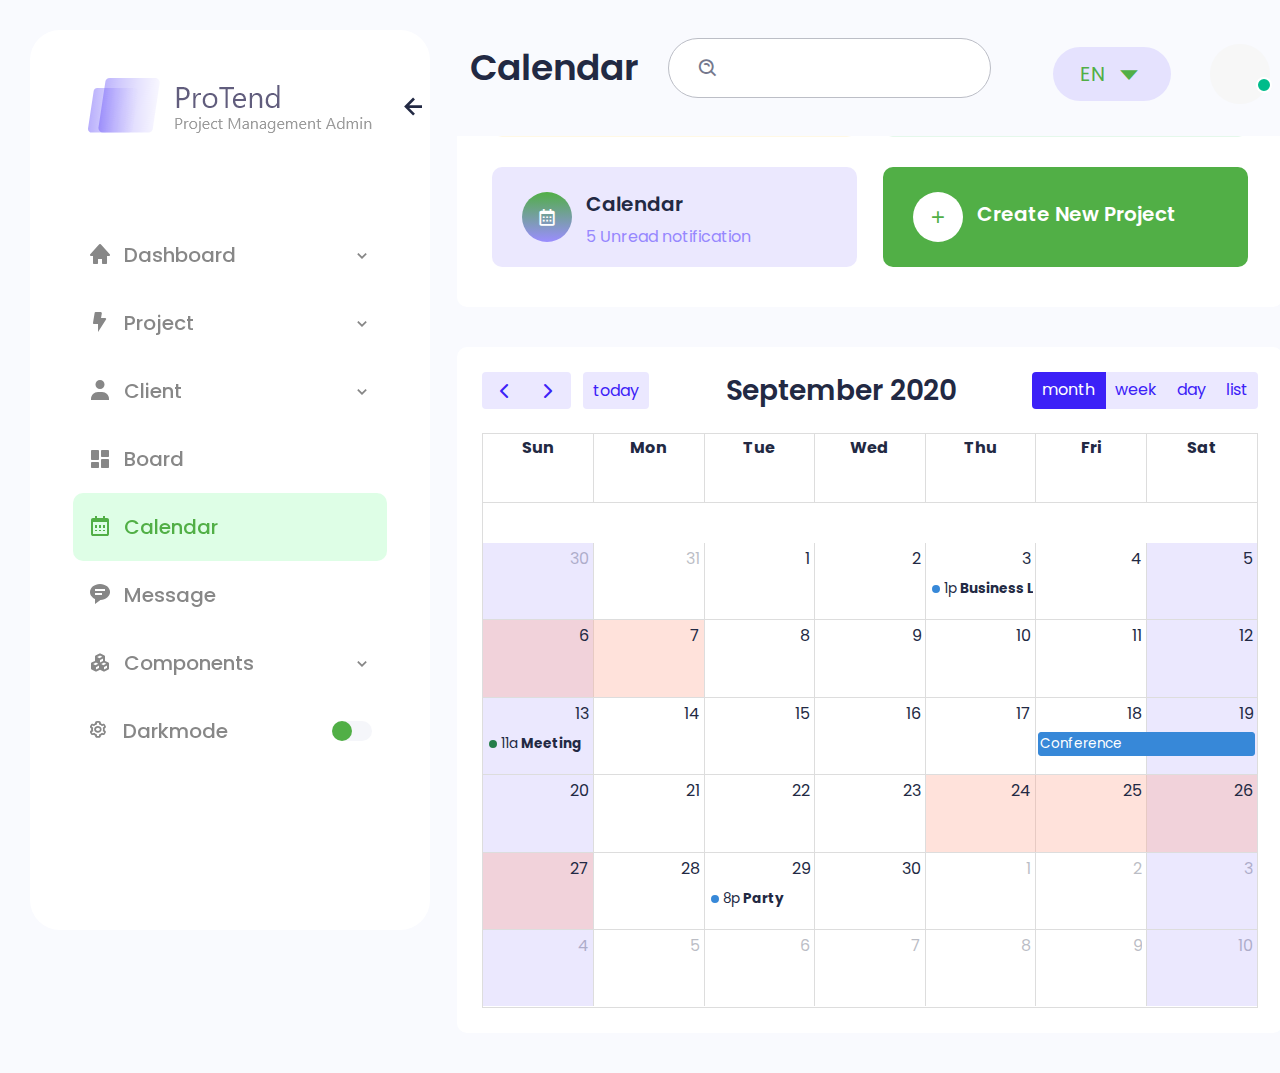
<file: calendar.html>
<!DOCTYPE html>
<html lang="en">

<head>
    <meta charset="UTF-8">
    <meta http-equiv="X-UA-Compatible" content="IE=edge">
    <meta name="viewport" content="width=device-width, initial-scale=1.0">
    <title>
        Protend - Project Management Admin Dashboard HTML Template
    </title>
    <link rel="shortcut icon" href="./images/favicon.png" type="image/png">
    <!-- GOOGLE FONT -->
    <link rel="preconnect" href="https://fonts.gstatic.com">
    <link href="https://fonts.googleapis.com/css2?family=Roboto:ital,wght@0,100;0,300;0,400;0,500;0,700;0,900;1,100;1,300;1,400;1,500;1,700;1,900&display=swap" rel="stylesheet">
    <!-- BOXICONS -->
    <link href='https://unpkg.com/boxicons@2.0.7/css/boxicons.min.css' rel='stylesheet'>
    <link rel="stylesheet" href="css/icons.min.css">

    <!-- Plugin -->

    <link rel="stylesheet" href="./libs/fullcalendar/css/main.min.css">

    <!-- APP CSS -->
    <link rel="stylesheet" href="./css/bootstrap.min.css">
    <link rel="stylesheet" href="./css/grid.css">
    <link rel="stylesheet" href="./css/style.css">
    <link rel="stylesheet" href="./css/responsive.css">
</head>

<body class="sidebar-expand">

    <!-- SIDEBAR -->
    <div class="sidebar">
        <div class="sidebar-logo">
                        <a href="index.html">
                <img src="./images/logo.png" alt="Protend logo">
            </a>
            <div class="sidebar-close" id="sidebar-close">
                <i class='bx bx-left-arrow-alt'></i>
            </div>
        </div>
        <!-- SIDEBAR MENU -->
        <div class="simlebar-sc" data-simplebar>
            <ul class="sidebar-menu tf">
                <li class="sidebar-submenu">
                    <a href="index.html" class="sidebar-menu-dropdown">
                        <i class='bx bxs-home'></i>
                        <span>Dashboard</span>
                        <div class="dropdown-icon">
                            <i class='bx bx-chevron-down'></i>
                        </div>
                    </a>
                    <ul class="sidebar-menu sidebar-menu-dropdown-content">
                        <li>
                            <a href="index.html">
                                Dashboard
                            </a>
                        </li>
                        <li>
                            <a href="user-profile.html">
                                User Profile
                            </a>
                        </li>
<li>
                            <a href="user-login.html">
                                User Login
                            </a>
                        </li>
                        <li>
                            <a href="new-account.html">
                               New Account
                            </a>
                        </li>
                    </ul>
                </li>
                <li class="sidebar-submenu">
                    <a href="project.html" class="sidebar-menu-dropdown">
                        <i class='bx bxs-bolt'></i>
                        <span>Project</span>
                        <div class="dropdown-icon"><i class='bx bx-chevron-down'></i></div>
                    </a>
                    <ul class="sidebar-menu sidebar-menu-dropdown-content">
                        <li>
                            <a href="project.html">
                               Project
                            </a>
                        </li>
                        <li>
                            <a href="project-details.html">
                                Project Details
                            </a>
                        </li>
                        <li>
                            <a href="new-project.html">
                                New Project
                            </a>
                        </li>
                    </ul>
                </li>

                <li class="sidebar-submenu">
                    <a href="clients.html" class="sidebar-menu-dropdown">
                        <i class='bx bxs-user'></i>
                        <span>Client</span>
                        <div class="dropdown-icon"><i class='bx bx-chevron-down'></i></div>
                    </a>
                    <ul class="sidebar-menu sidebar-menu-dropdown-content">
                                                <li>
                            <a href="clients.html">
                               Manager Client
                            </a>
                        </li>
                        <li>
                            <a href="client-details.html">
                                Client Details
                            </a>
                        </li>
                    </ul>
                </li>
                <li>
                    <a href="board.html">
                        <i class='bx bxs-dashboard'></i>
                        <span>Board</span>
                    </a>
                </li>
                <li>
                    <a href="calendar.html">
                        <i class='bx bx-calendar'></i>
                        <span>Calendar</span>
                    </a>
                </li>

                <li>
                    <a href="message.html">
                        <i class='bx bxs-message-rounded-detail' ></i>
                        <span>Message</span>
                    </a>
                </li>
                <li class="sidebar-submenu">
                    <a href="chart-apex.html" class="sidebar-menu-dropdown">
                        <i class='bx bxs-component' ></i>
                        <span>Components</span>
                        <div class="dropdown-icon"><i class='bx bx-chevron-down'></i></div>
                    </a>
                    <ul class="sidebar-menu sidebar-menu-dropdown-content">
                        <li>
                            <a href="chart-apex.html">
                                Apex Charts
                            </a>
                        </li>

                    </ul>
                </li>
                <li>
                    <a class="darkmode-toggle" id="darkmode-toggle" onclick="switchTheme()">
                        <div>
                            <i class='bx bx-cog mr-10'></i>
                            <span>darkmode</span>
                        </div>

                        <span class="darkmode-switch"></span>
                    </a>
                </li>
            </ul>
        </div>
        <!-- END SIDEBAR MENU -->
    </div>
    <!-- END SIDEBAR -->

    <!-- Main Header -->
    <div class="main-header">
        <div class="d-flex">
            <div class="mobile-toggle" id="mobile-toggle">
                <i class='bx bx-menu'></i>
            </div>
            <div class="main-title">
                Calendar
            </div>
        </div>

        <div class="d-flex align-items-center">

            <!-- App Search-->
            <form class="app-search d-none d-lg-block">
                <div class="position-relative">
                    <input type="text" class="form-control" placeholder="Search">
                    <span class="bx bx-search-alt"></span>
                </div>
            </form>
            <div class="dropdown d-inline-block d-lg-none ms-2">
                <button type="button" class="btn header-item noti-icon waves-effect" id="page-header-search-dropdown" data-bs-toggle="dropdown" aria-haspopup="true" aria-expanded="false">
                        <i class='bx bx-search-alt' ></i>
                    </button>
                <div class="dropdown-menu dropdown-menu-lg dropdown-menu-end p-0" aria-labelledby="page-header-search-dropdown">

                    <form class="p-3">
                        <div class="form-group m-0">
                            <div class="input-group">
                                <input type="text" class="form-control" placeholder="Search ..." aria-label="Recipient's username">
                                <div class="input-group-append">
                                    <button class="btn btn-primary h-100" type="submit"><i class='bx bx-search-alt' ></i></button>
                                </div>
                            </div>
                        </div>
                    </form>
                </div>
            </div>

            <div class="dropdown d-inline-block">
                <button type="button" class="btn header-item" data-bs-toggle="dropdown" aria-haspopup="true" aria-expanded="false">
                        <span class="btn dropdown-toggle" id="header-lang-img">
                            EN 
                            <i class='bx bx-caret-down'></i>
                        </span>
                    </button>
                <div class="dropdown-menu dropdown-menu-end">

                    <!-- item-->
                    <a href="javascript:void(0);" class="dropdown-item notify-item language" data-lang="en">
                        <img src="./images/flags/us.jpg" alt="user-image" class="me-1" height="12"> <span class="align-middle">English</span>
                    </a>
                    <!-- item-->
                    <a href="javascript:void(0);" class="dropdown-item notify-item language" data-lang="sp">
                        <img src="./images/flags/spain.jpg" alt="user-image" class="me-1" height="12"> <span class="align-middle">Spanish</span>
                    </a>

                    <!-- item-->
                    <a href="javascript:void(0);" class="dropdown-item notify-item language" data-lang="gr">
                        <img src="./images/flags/germany.jpg" alt="user-image" class="me-1" height="12"> <span class="align-middle">German</span>
                    </a>

                    <!-- item-->
                    <a href="javascript:void(0);" class="dropdown-item notify-item language" data-lang="it">
                        <img src="./images/flags/italy.jpg" alt="user-image" class="me-1" height="12"> <span class="align-middle">Italian</span>
                    </a>

                    <!-- item-->
                    <a href="javascript:void(0);" class="dropdown-item notify-item language" data-lang="ru">
                        <img src="./images/flags/russia.jpg" alt="user-image" class="me-1" height="12"> <span class="align-middle">Russian</span>
                    </a>
                </div>
            </div>
            <!-- <div class="dropdown d-none d-lg-inline-block ms-1">
                <button type="button" class="btn header-item noti-icon waves-effect" data-toggle="fullscreen">
                        <i class="bx bx-fullscreen"></i>
                    </button>
            </div> -->
            <div class="dropdown d-inline-block mt-12">
                <button type="button" class="btn header-item waves-effect" id="page-header-user-dropdown" data-bs-toggle="dropdown" aria-haspopup="true" aria-expanded="false">
                        <img class="rounded-circle header-profile-user" src="./images/profile/profile.png"
                            alt="Header Avatar">
                        <span class="pulse-css"></span>
                        <span class="info d-xl-inline-block  color-span">
                            <span class="d-block fs-20 font-w600">Randy Riley</span>
                            <span class="d-block mt-7" >randy.riley@gmail.com</span>
                        </span>
                            
                        <i class='bx bx-chevron-down'></i>
                    </button>
                <div class="dropdown-menu dropdown-menu-end">
                    <!-- item-->
                    <a class="dropdown-item" href="#"><i class="bx bx-user font-size-16 align-middle me-1"></i> <span>Profile</span></a>
                    <a class="dropdown-item" href="#"><i class="bx bx-wallet font-size-16 align-middle me-1"></i> <span>My Wallet</span></a>
                    <a class="dropdown-item d-block" href="#"><span class="badge bg-success float-end">11</span><i class="bx bx-wrench font-size-16 align-middle me-1"></i> <span>Settings</span></a>
                    <a class="dropdown-item" href="#"><i class="bx bx-lock-open font-size-16 align-middle me-1"></i> <span>Lock screen</span></a>
                    <div class="dropdown-divider"></div>
                    <a class="dropdown-item text-danger" href="user-login.html"><i class="bx bx-power-off font-size-16 align-middle me-1 text-danger"></i> <span>Logout</span></a>
                </div>
            </div>
        </div>
    </div>
    <!-- End Main Header -->

    <!-- MAIN CONTENT -->
    <div class="main">

        <div class="main-content message">
            <div class="row">
                <div class="col-12">
                    <div class="box card-box">
                        <div class="icon-box bg-color-1">
                            <div class="icon bg-icon-1">
                                <i class="bx bxs-bell bx-tada"></i>
                            </div>
                            <div class="content">
                                <h5 class="title-box">Notification</h5>
                                <p class="color-1 mb-0 pt-4">5 Unread notification</p>
                            </div>
                        </div>
                        <div class="icon-box bg-color-2">
                            <div class="icon bg-icon-2">
                                <i class='bx bxs-message-rounded'></i>
                            </div>
                            <div class="content click-c">
                                <h5 class="title-box">Message</h5>
                                <p class="color-2 mb-0 pt-4">5 Unread notification</p>
                            </div>
                            <div class="notification-list card">
                                <div class="top box-header">
                                    <h5>Notification</h5>

                                </div>
                                <div class="pd-1r">
                                    <div class="divider"></div>
                                </div>

                                <div class="box-body">
                                    <ul class="list">
                                        <li class="d-flex no-seen">
                                            <div class="img-mess"><img class="mr-14" src="./images/avatar/avt-1.png" alt="avt"></div>
                                            <div class="info">
                                                <a href="#" class="font-w600 mb-0 color-primary">Elizabeth Holland</a>
                                                <p class="pb-0 mb-0 line-h14 mt-6">Proin ac quam et lectus vestibulum</p>
                                            </div>
                                        </li>

                                        <li class="d-flex">
                                            <div class="img-mess"><img class="mr-14" src="./images/avatar/avt-1.png" alt="avt"></div>
                                            <div class="info">
                                                <a href="#" class="font-w600 mb-0 color-primary">Elizabeth Holland</a>
                                                <p class="pb-0 mb-0 line-h14 mt-6">Proin ac quam et lectus vestibulum</p>
                                            </div>
                                        </li>

                                    </ul>
                                    <div class="btn-view">
                                        <a class="font-w600 h5" href="message.html">View All</a>
                                    </div>
                                </div>

                            </div>
                        </div>
                        <div class="icon-box bg-color-3">
                            <a class="create d-flex" href="calendar.html">
                                <div class="icon bg-icon-3">
                                    <i class="bx bx-calendar"></i>
                                </div>
                                <div class="content">
                                    <h5 class="title-box">Calendar</h5>
                                    <p class="color-3 mb-0 pt-4">5 Unread notification</p>
                                </div>
                            </a>
                        </div>
                        <div class="icon-box bg-color-4">
                            <a class="create d-flex" href="#" data-toggle="modal" data-target="#add_project">
                                <div class="icon bg-white">
                                    <i class="bx bx-plus"></i>
                                </div>
                                <div class="content d-flex align-items-center">
                                    <h5 class="color-white">Create New Project</h5>
                                </div>
                            </a>
                        </div>
                    </div>
                </div>
            </div>
            <div class="row">
                <div class="col-12">
                    <div class="box">
                        <div class="box-body">
                            <div id="calendar"></div>
                        </div>
                    </div>
                </div>
            </div>

            <div id="add_project" class="modal custom-modal fade" role="dialog">
                <div class="modal-dialog modal-dialog-centered modal-lg" role="document">
                    <div class="modal-content">
                        <div class="modal-header">
                            <h5 class="modal-title">Create Project</h5>
                            <button type="button" class="close" data-dismiss="modal" aria-label="Close">
                                <span aria-hidden="true">&times;</span>
                            </button>
                        </div>
                        <div class="modal-body">
                            <form>
                                <div class="row">
                                    <div class="col-sm-6">
                                        <div class="form-group">
                                            <label>Project Name</label>
                                            <input class="form-control" value="" type="text">
                                        </div>
                                    </div>
                                    <div class="col-sm-6">
                                        <div class="form-group">
                                            <label>Client</label>
                                            <select class="select">
                                                <option>Client 1</option>
                                                <option>Client 2</option>
                                            </select>
                                        </div>
                                    </div>
                                </div>
                                <div class="row">
                                    <div class="col-sm-6">
                                        <div class="form-group">
                                            <label>Start Date</label>
                                            <div class="cal-icon">
                                                <input class="form-control " type="date">
                                            </div>
                                        </div>
                                    </div>
                                    <div class="col-sm-6">
                                        <div class="form-group">
                                            <label>End Date</label>
                                            <div class="cal-icon">
                                                <input class="form-control " type="date">
                                            </div>
                                        </div>
                                    </div>
                                </div>
                                <div class="row">
                                    <div class="col-sm-3">
                                        <div class="form-group">
                                            <label>Rate</label>
                                            <input placeholder="$50" class="form-control" value="" type="text">
                                        </div>
                                    </div>
                                    <div class="col-sm-3">
                                        <div class="form-group">
                                            <label>&nbsp;</label>
                                            <select class="select">
                                                <option>Hourly</option>
                                                <option selected>Fixed</option>
                                            </select>
                                        </div>
                                    </div>
                                    <div class="col-sm-6">
                                        <div class="form-group">
                                            <label>Priority</label>
                                            <select class="select">
                                                <option selected>High</option>
                                                <option>Medium</option>
                                                <option>Low</option>
                                            </select>
                                        </div>
                                    </div>
                                </div>
                                <div class="form-group">
                                    <label>Description</label>
                                    <textarea rows="4" class="form-control" placeholder="Enter your message here"></textarea>
                                </div>
                                <div class="form-group">
                                    <label>Upload Files</label>
                                    <input class="form-control" type="file">
                                </div>
                                <div class="submit-section">
                                    <button class="btn btn-primary submit-btn">Save</button>
                                </div>
                            </form>
                        </div>
                    </div>
                </div>
            </div>
        </div>
    </div>
    <!-- END MAIN CONTENT -->

    <div class="overlay"></div>

    <!-- SCRIPT -->
    <!-- APEX CHART -->

    <script src="./libs/jquery/jquery.min.js"></script>
    <script src="./libs/jquery/jquery-ui.min.js"></script>
    <script src="./libs/moment/min/moment.min.js"></script>
    <script src="./libs/apexcharts/apexcharts.js"></script>
    <script src="./libs/bootstrap/js/bootstrap.bundle.min.js"></script>
    <script src="./libs/peity/jquery.peity.min.js"></script>
    <script src="./libs/chart.js/Chart.bundle.min.js"></script>
    <script src="./libs/owl.carousel/owl.carousel.min.js"></script>
    <script src="./libs/bootstrap/js/bootstrap.min.js"></script>

    <script src="./libs/fullcalendar/js/main.min.js"></script>


    <script src="./libs/simplebar/simplebar.min.js"></script>
    <!-- APP JS -->
    <script src="./js/main.js"></script>
    <script src="./js/shortcode.js"></script>
    <script src="./js/pages/fullcalendar.js"></script>
</body>

</html>
</file>
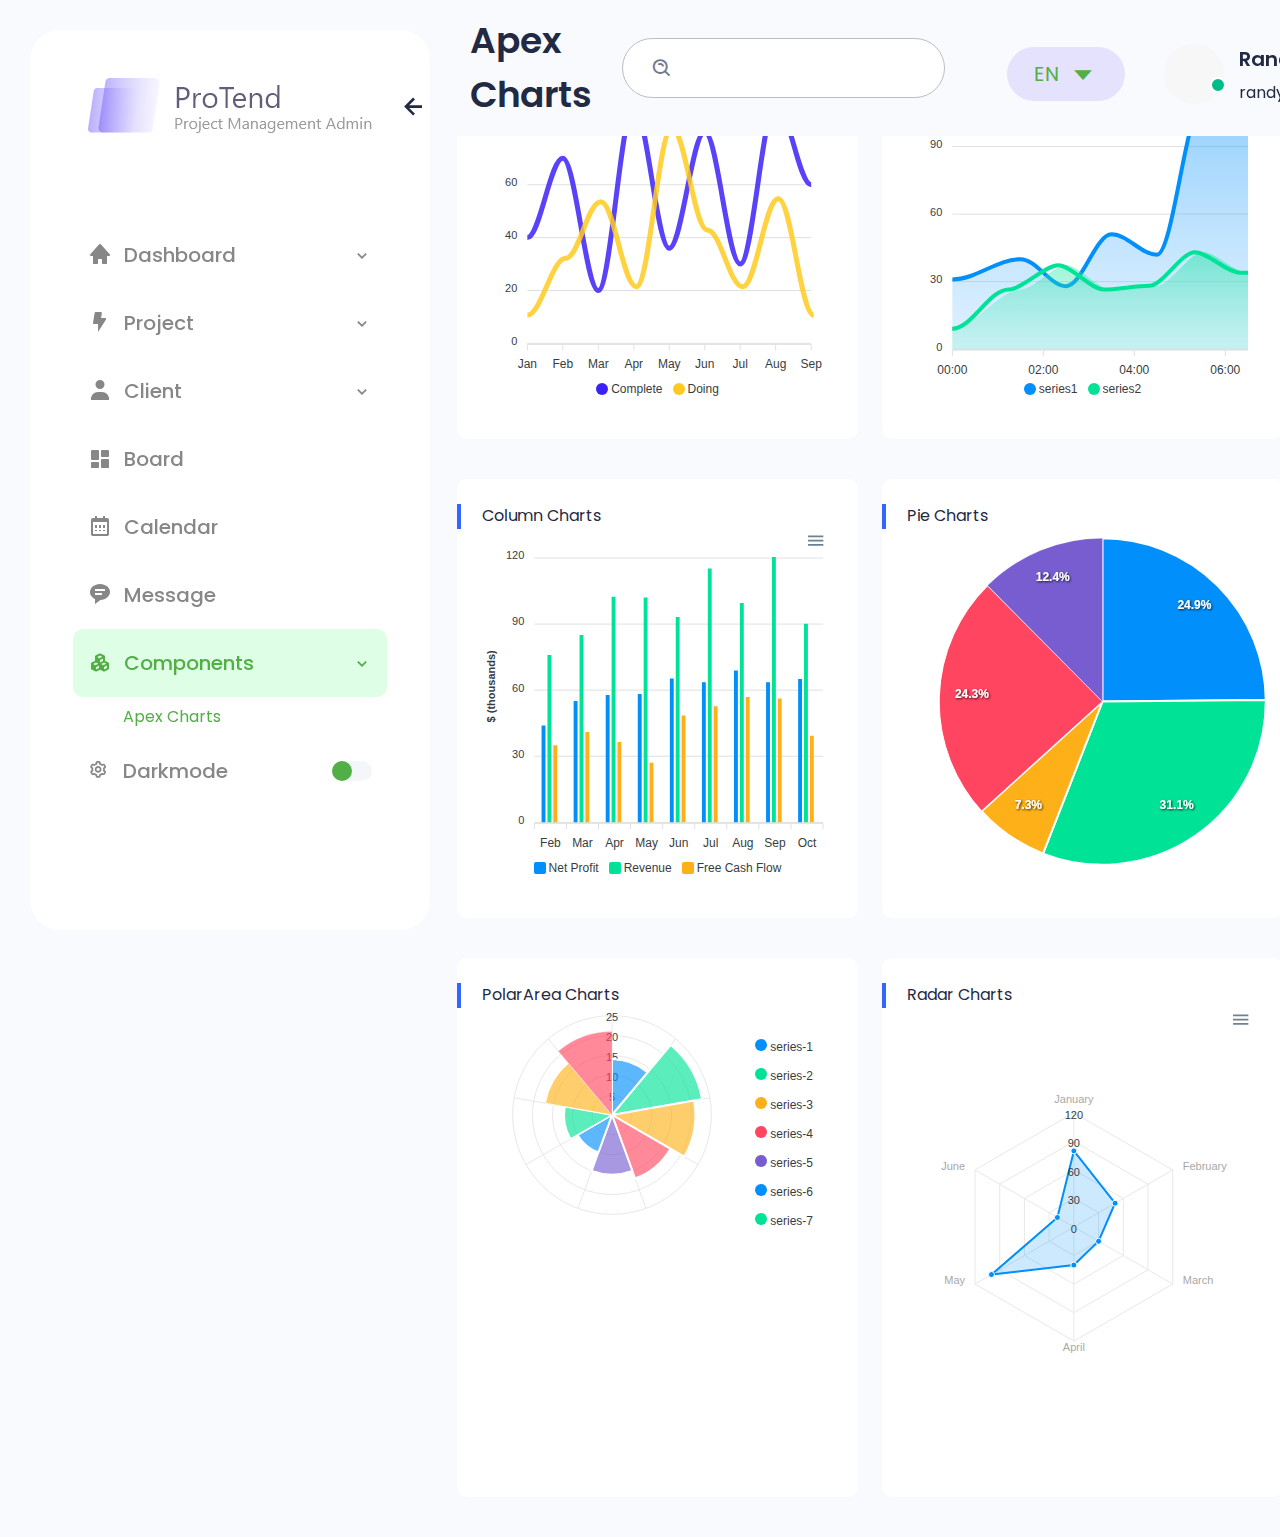
<file: chart-apex.html>
<!DOCTYPE html>
<html lang="en">

<head>
    <meta charset="UTF-8">
    <meta http-equiv="X-UA-Compatible" content="IE=edge">
    <meta name="viewport" content="width=device-width, initial-scale=1.0">
    <title>
        Protend - Project Management Admin Dashboard HTML Template
    </title>
    <link rel="shortcut icon" href="./images/favicon.png" type="image/png">
    <!-- GOOGLE FONT -->
    <link rel="preconnect" href="https://fonts.gstatic.com">
    <link href="https://fonts.googleapis.com/css2?family=Roboto:ital,wght@0,100;0,300;0,400;0,500;0,700;0,900;1,100;1,300;1,400;1,500;1,700;1,900&display=swap" rel="stylesheet">
    <!-- BOXICONS -->
    <link href='https://unpkg.com/boxicons@2.0.7/css/boxicons.min.css' rel='stylesheet'>

    <!-- APP CSS -->
    <link rel="stylesheet" href="./css/bootstrap.min.css">
    <link rel="stylesheet" href="./css/grid.css">
    <link rel="stylesheet" href="./css/style.css">
    <link rel="stylesheet" href="./css/responsive.css">
</head>

<body class="sidebar-expand">

    <!-- SIDEBAR -->
    <div class="sidebar">
        <div class="sidebar-logo">
                        <a href="index.html">
                <img src="./images/logo.png" alt="Protend logo">
            </a>
            <div class="sidebar-close" id="sidebar-close">
                <i class='bx bx-left-arrow-alt'></i>
            </div>
        </div>
        <!-- SIDEBAR MENU -->
        <div class="simlebar-sc" data-simplebar>
            <ul class="sidebar-menu tf">
                <li class="sidebar-submenu">
                    <a href="index.html" class="sidebar-menu-dropdown">
                        <i class='bx bxs-home'></i>
                        <span>Dashboard</span>
                        <div class="dropdown-icon">
                            <i class='bx bx-chevron-down'></i>
                        </div>
                    </a>
                    <ul class="sidebar-menu sidebar-menu-dropdown-content">
                        <li>
                            <a href="index.html">
                                Dashboard
                            </a>
                        </li>
                        <li>
                            <a href="user-profile.html">
                                User Profile
                            </a>
                        </li>
<li>
                            <a href="user-login.html">
                                User Login
                            </a>
                        </li>
                        <li>
                            <a href="new-account.html">
                               New Account
                            </a>
                        </li>
                    </ul>
                </li>
                <li class="sidebar-submenu">
                    <a href="project.html" class="sidebar-menu-dropdown">
                        <i class='bx bxs-bolt'></i>
                        <span>Project</span>
                        <div class="dropdown-icon"><i class='bx bx-chevron-down'></i></div>
                    </a>
                    <ul class="sidebar-menu sidebar-menu-dropdown-content">
                        <li>
                            <a href="project.html">
                               Project
                            </a>
                        </li>
                        <li>
                            <a href="project-details.html">
                                Project Details
                            </a>
                        </li>
                        <li>
                            <a href="new-project.html">
                                New Project
                            </a>
                        </li>
                    </ul>
                </li>

                <li class="sidebar-submenu">
                    <a href="clients.html" class="sidebar-menu-dropdown">
                        <i class='bx bxs-user'></i>
                        <span>Client</span>
                        <div class="dropdown-icon"><i class='bx bx-chevron-down'></i></div>
                    </a>
                    <ul class="sidebar-menu sidebar-menu-dropdown-content">
                                                <li>
                            <a href="clients.html">
                               Manager Client
                            </a>
                        </li>
                        <li>
                            <a href="client-details.html">
                                Client Details
                            </a>
                        </li>
                    </ul>
                </li>
                <li>
                    <a href="board.html">
                        <i class='bx bxs-dashboard'></i>
                        <span>Board</span>
                    </a>
                </li>
                <li>
                    <a href="calendar.html">
                        <i class='bx bx-calendar'></i>
                        <span>Calendar</span>
                    </a>
                </li>

                <li>
                    <a href="message.html">
                        <i class='bx bxs-message-rounded-detail' ></i>
                        <span>Message</span>
                    </a>
                </li>
                <li class="sidebar-submenu">
                    <a href="#" class="sidebar-menu-dropdown current-menu-item">
                        <i class='bx bxs-component' ></i>
                        <span>Components</span>
                        <div class="dropdown-icon"><i class='bx bx-chevron-down'></i></div>
                    </a>
                    <ul class="sidebar-menu sidebar-menu-dropdown-content active">
                        <li>
                            <a href="chart-apex.html">
                                Apex Charts
                            </a>
                        </li>

                    </ul>
                </li>
                <li>
                    <a class="darkmode-toggle" id="darkmode-toggle" onclick="switchTheme()">
                        <div>
                            <i class='bx bx-cog mr-10'></i>
                            <span>darkmode</span>
                        </div>

                        <span class="darkmode-switch"></span>
                    </a>
                </li>
            </ul>
        </div>
        <!-- END SIDEBAR MENU -->
    </div>
    <!-- END SIDEBAR -->

        <!-- Main Header -->
    <div class="main-header">
        <div class="d-flex">
            <div class="mobile-toggle" id="mobile-toggle">
                <i class='bx bx-menu'></i>
            </div>
            <div class="main-title">
                Apex Charts
            </div>
        </div>

        <div class="d-flex align-items-center">

            <!-- App Search-->
            <form class="app-search d-none d-lg-block">
                <div class="position-relative">
                    <input type="text" class="form-control" placeholder="Search">
                    <span class="bx bx-search-alt"></span>
                </div>
            </form>
            <div class="dropdown d-inline-block d-lg-none ms-2">
                <button type="button" class="btn header-item noti-icon waves-effect" id="page-header-search-dropdown" data-bs-toggle="dropdown" aria-haspopup="true" aria-expanded="false">
                        <i class='bx bx-search-alt' ></i>
                    </button>
                <div class="dropdown-menu dropdown-menu-lg dropdown-menu-end p-0" aria-labelledby="page-header-search-dropdown">

                    <form class="p-3">
                        <div class="form-group m-0">
                            <div class="input-group">
                                <input type="text" class="form-control" placeholder="Search ..." aria-label="Recipient's username">
                                <div class="input-group-append">
                                    <button class="btn btn-primary h-100" type="submit"><i class='bx bx-search-alt' ></i></button>
                                </div>
                            </div>
                        </div>
                    </form>
                </div>
            </div>

            <div class="dropdown d-inline-block">
                <button type="button" class="btn header-item" data-bs-toggle="dropdown" aria-haspopup="true" aria-expanded="false">
                        <span class="btn dropdown-toggle" id="header-lang-img">
                            EN 
                            <i class='bx bx-caret-down'></i>
                        </span>
                    </button>
                <div class="dropdown-menu dropdown-menu-end">

                    <!-- item-->
                    <a href="javascript:void(0);" class="dropdown-item notify-item language" data-lang="en">
                        <img src="./images/flags/us.jpg" alt="user-image" class="me-1" height="12"> <span class="align-middle">English</span>
                    </a>
                    <!-- item-->
                    <a href="javascript:void(0);" class="dropdown-item notify-item language" data-lang="sp">
                        <img src="./images/flags/spain.jpg" alt="user-image" class="me-1" height="12"> <span class="align-middle">Spanish</span>
                    </a>

                    <!-- item-->
                    <a href="javascript:void(0);" class="dropdown-item notify-item language" data-lang="gr">
                        <img src="./images/flags/germany.jpg" alt="user-image" class="me-1" height="12"> <span class="align-middle">German</span>
                    </a>

                    <!-- item-->
                    <a href="javascript:void(0);" class="dropdown-item notify-item language" data-lang="it">
                        <img src="./images/flags/italy.jpg" alt="user-image" class="me-1" height="12"> <span class="align-middle">Italian</span>
                    </a>

                    <!-- item-->
                    <a href="javascript:void(0);" class="dropdown-item notify-item language" data-lang="ru">
                        <img src="./images/flags/russia.jpg" alt="user-image" class="me-1" height="12"> <span class="align-middle">Russian</span>
                    </a>
                </div>
            </div>
            <!-- <div class="dropdown d-none d-lg-inline-block ms-1">
                <button type="button" class="btn header-item noti-icon waves-effect" data-toggle="fullscreen">
                        <i class="bx bx-fullscreen"></i>
                    </button>
            </div> -->
            <div class="dropdown d-inline-block mt-12">
                <button type="button" class="btn header-item waves-effect" id="page-header-user-dropdown" data-bs-toggle="dropdown" aria-haspopup="true" aria-expanded="false">
                        <img class="rounded-circle header-profile-user" src="./images/profile/profile.png"
                            alt="Header Avatar">
                        <span class="pulse-css"></span>
                        <span class="info d-xl-inline-block  color-span">
                            <span class="d-block fs-20 font-w600">Randy Riley</span>
                            <span class="d-block mt-7" >randy.riley@gmail.com</span>
                        </span>
                            
                        <i class='bx bx-chevron-down'></i>
                    </button>
                <div class="dropdown-menu dropdown-menu-end">
                    <!-- item-->
                    <a class="dropdown-item" href="#"><i class="bx bx-user font-size-16 align-middle me-1"></i> <span>Profile</span></a>
                    <a class="dropdown-item" href="#"><i class="bx bx-wallet font-size-16 align-middle me-1"></i> <span>My Wallet</span></a>
                    <a class="dropdown-item d-block" href="#"><span class="badge bg-success float-end">11</span><i class="bx bx-wrench font-size-16 align-middle me-1"></i> <span>Settings</span></a>
                    <a class="dropdown-item" href="#"><i class="bx bx-lock-open font-size-16 align-middle me-1"></i> <span>Lock screen</span></a>
                    <div class="dropdown-divider"></div>
                    <a class="dropdown-item text-danger" href="user-login.html"><i class="bx bx-power-off font-size-16 align-middle me-1 text-danger"></i> <span>Logout</span></a>
                </div>
            </div>
        </div>
    </div>
    <!-- End Main Header -->

    <!-- MAIN CONTENT -->
    <div class="main">

        <div class="main-content">
            <div class="row">
                <div class="col-6 col-md-6 col-sm-12">
                    <div class="box left-dot h-100">
                        <div class="box-title">Line Charts</div>
                        <div class="box-body">
                            <div id="line-chart"></div>
                        </div>
                    </div>
                </div>
                <div class="col-6 col-md-6 col-sm-12">
                    <div class="box left-dot h-100">
                        <div class="box-title">Area Charts</div>
                        <div class="box-body">
                            <div id="area-chart"></div>
                        </div>
                    </div>
                </div>
                <div class="col-6 col-md-6 col-sm-12">
                    <div class="box left-dot h-100">
                        <div class="box-title">Column Charts</div>
                        <div class="box-body">
                            <div id="column-chart"></div>
                        </div>
                    </div>
                </div>
                <div class="col-6 col-md-6 col-sm-12">
                    <div class="box left-dot h-100">
                        <div class="box-title">Pie Charts</div>
                        <div class="box-body">
                            <div id="pie-chart"></div>
                        </div>
                    </div>
                </div>
                <div class="col-6 col-md-6 col-sm-12">
                    <div class="box left-dot h-100">
                        <div class="box-title">PolarArea Charts</div>
                        <div class="box-body">
                            <div id="polar-chart"></div>
                        </div>
                    </div>
                </div>
                <div class="col-6 col-md-6 col-sm-12">
                    <div class="box left-dot h-100">
                        <div class="box-title">Radar Charts</div>
                        <div class="box-body">
                            <div id="radar-chart"></div>
                        </div>
                    </div>
                </div>
            </div>
        </div>
    </div>
    <!-- END MAIN CONTENT -->

    <div class="overlay"></div>

    <!-- SCRIPT -->
    <!-- APEX CHART -->

    <script src="./libs/jquery/jquery.min.js"></script>
    <script src="./libs/moment/min/moment.min.js"></script>
    <script src="./libs/bootstrap/js/bootstrap.bundle.min.js"></script>
    <script src="./libs/peity/jquery.peity.min.js"></script>
    <script src="./libs/chart.js/Chart.bundle.min.js"></script>
    <script src="./libs/owl.carousel/owl.carousel.min.js"></script>
    <script src="./libs/bootstrap/js/bootstrap.min.js"></script>
    <script src="./libs/apexcharts/apexcharts.js"></script>
    <script src="./libs/simplebar/simplebar.min.js"></script>


    <!-- APP JS -->
    <script src="./js/main.js"></script>
    <script src="./js/shortcode.js"></script>
    <script src="./js/pages/apexchart.js"></script>
</body>

</html>
</file>
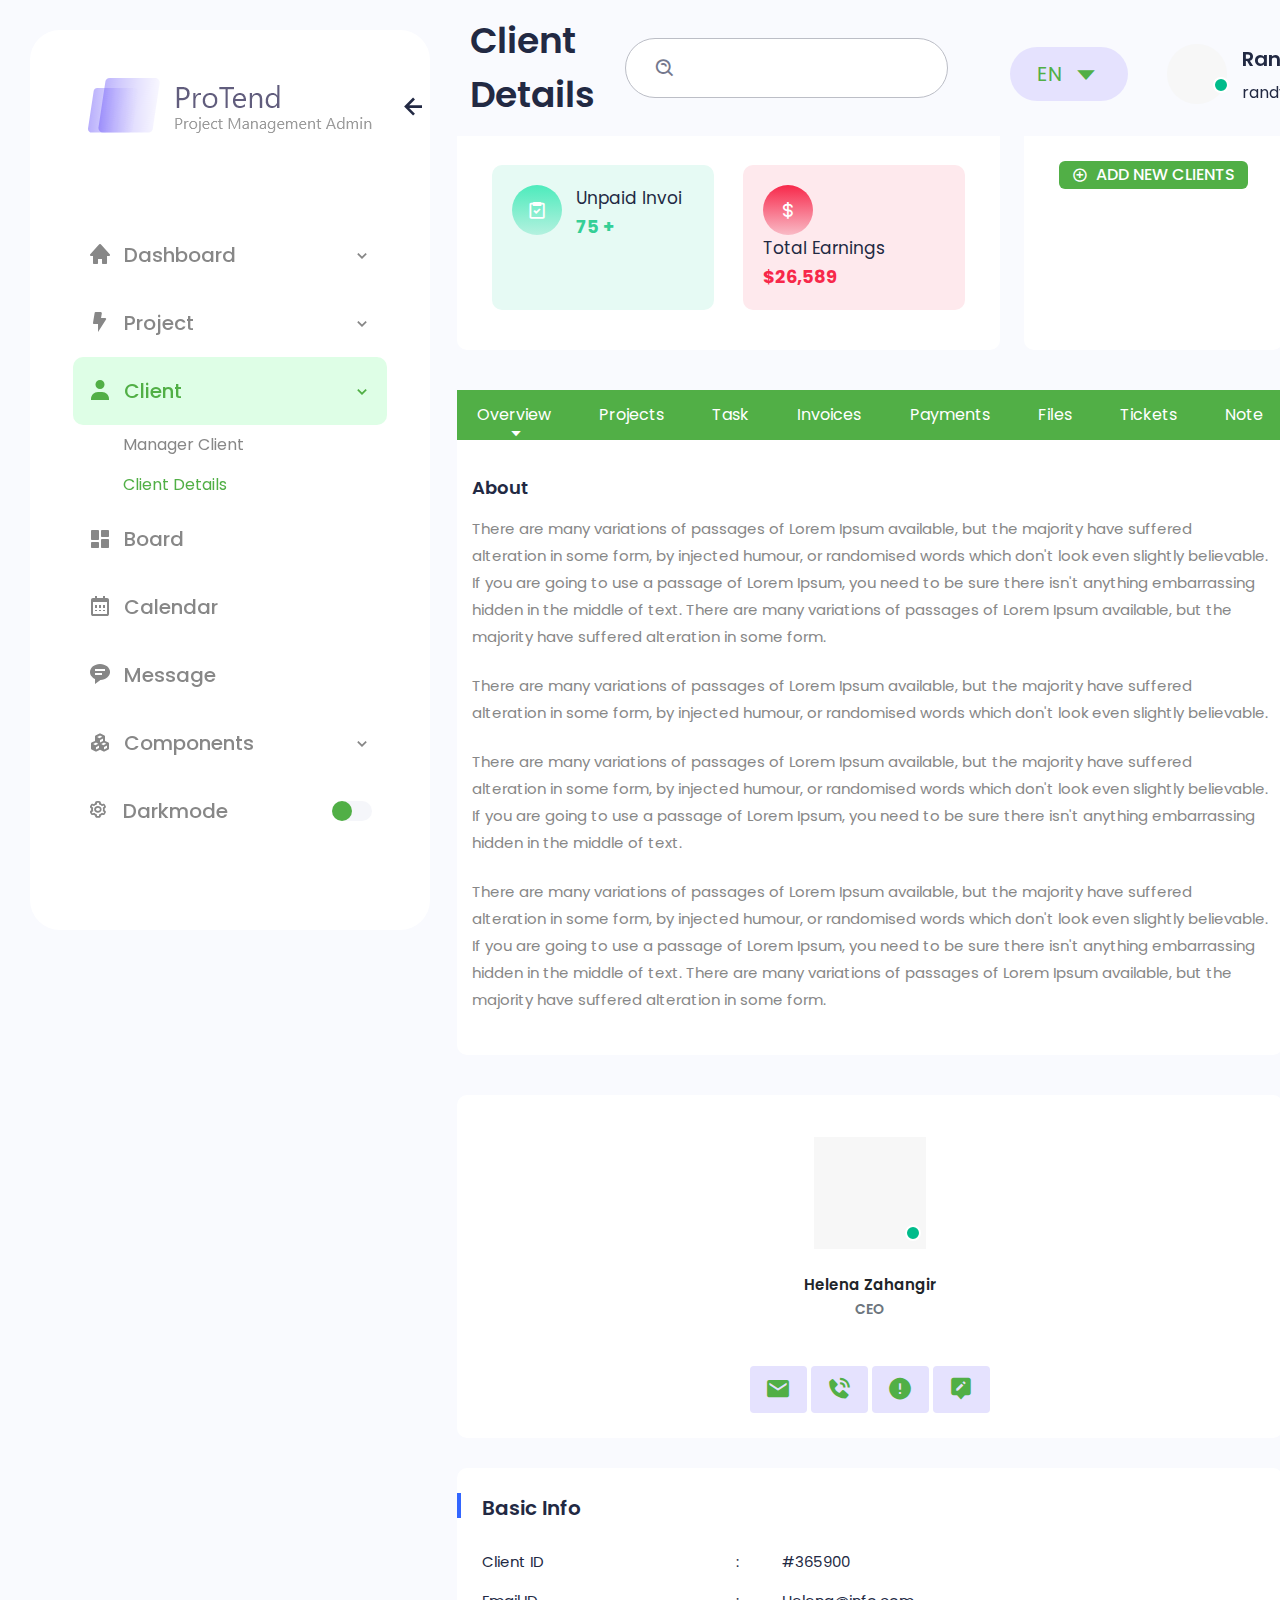
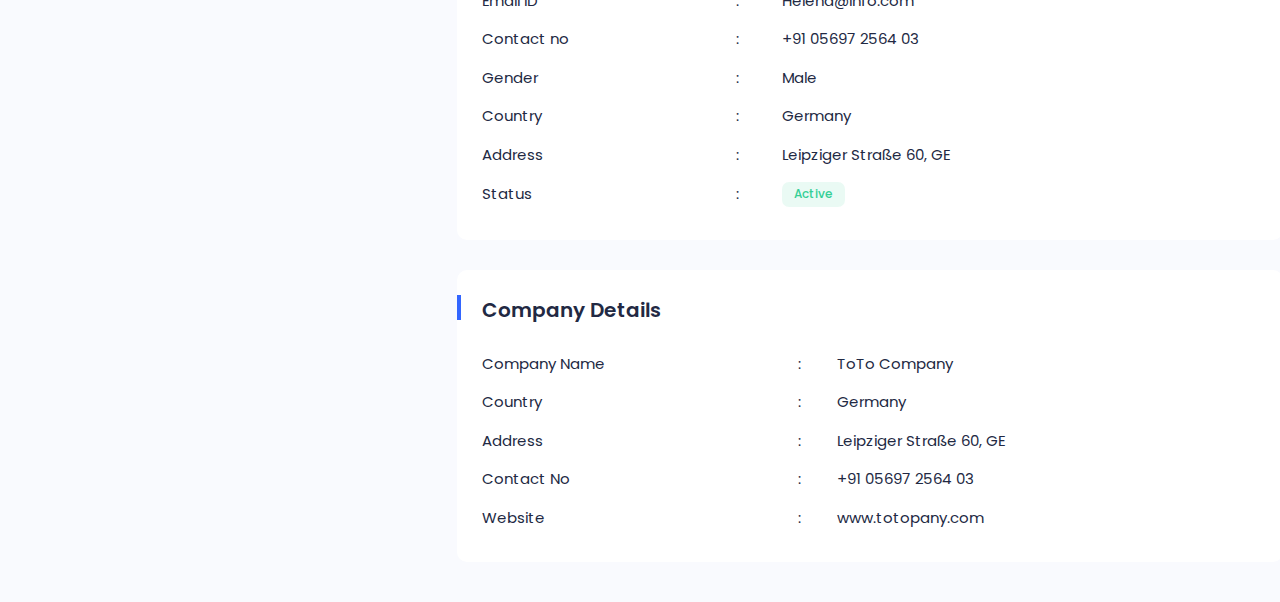
<file: client-details.html>
<!DOCTYPE html>
<html lang="en">

<head>
    <meta charset="UTF-8">
    <meta http-equiv="X-UA-Compatible" content="IE=edge">
    <meta name="viewport" content="width=device-width, initial-scale=1.0">
    <title>
        Protend - Project Management Admin Dashboard HTML Template
    </title>
    <link rel="shortcut icon" href="./images/favicon.png" type="image/png">
    <!-- GOOGLE FONT -->
    <link rel="preconnect" href="https://fonts.gstatic.com">
    <link href="https://fonts.googleapis.com/css2?family=Roboto:ital,wght@0,100;0,300;0,400;0,500;0,700;0,900;1,100;1,300;1,400;1,500;1,700;1,900&display=swap" rel="stylesheet">
    <!-- BOXICONS -->
    <link href='https://unpkg.com/boxicons@2.0.7/css/boxicons.min.css' rel='stylesheet'>
    <link rel="stylesheet" href="css/icons.min.css">

    <!-- Plugin -->
    <link rel="stylesheet" href="./libs/bootstrap-datepicker/css/bootstrap-datepicker.min.css">
    <link rel="stylesheet" href="./libs/date-picker/datepicker.css">
    <link rel="stylesheet" href="./libs/datatable/css/dataTables.bootstrap5.css">
    <link rel="stylesheet" href="./libs/rating/css/rating-themes.css">
    <!-- APP CSS -->
    <link rel="stylesheet" href="./css/bootstrap.min.css">
    <link rel="stylesheet" href="./css/grid.css">
    <link rel="stylesheet" href="./css/style.css">
    <link rel="stylesheet" href="./css/responsive.css">
</head>

<body class="sidebar-expand">

    <!-- SIDEBAR -->
    <div class="sidebar">
        <div class="sidebar-logo">
                        <a href="index.html">
                <img src="./images/logo.png" alt="Protend logo">
            </a>
            <div class="sidebar-close" id="sidebar-close">
                <i class='bx bx-left-arrow-alt'></i>
            </div>
        </div>
        <!-- SIDEBAR MENU -->
        <div class="simlebar-sc" data-simplebar>
            <ul class="sidebar-menu tf">
                <li class="sidebar-submenu">
                    <a href="index.html" class="sidebar-menu-dropdown">
                        <i class='bx bxs-home'></i>
                        <span>Dashboard</span>
                        <div class="dropdown-icon">
                            <i class='bx bx-chevron-down'></i>
                        </div>
                    </a>
                    <ul class="sidebar-menu sidebar-menu-dropdown-content">
                        <li>
                            <a href="index.html">
                                Dashboard
                            </a>
                        </li>
                        <li>
                            <a href="user-profile.html">
                                User Profile
                            </a>
                        </li>
<li>
                            <a href="user-login.html">
                                User Login
                            </a>
                        </li>
                        <li>
                            <a href="new-account.html">
                               New Account
                            </a>
                        </li>
                    </ul>
                </li>
                <li class="sidebar-submenu">
                    <a href="project.html" class="sidebar-menu-dropdown">
                        <i class='bx bxs-bolt'></i>
                        <span>Project</span>
                        <div class="dropdown-icon"><i class='bx bx-chevron-down'></i></div>
                    </a>
                    <ul class="sidebar-menu sidebar-menu-dropdown-content">
                        <li>
                            <a href="project.html">
                               Project
                            </a>
                        </li>
                        <li>
                            <a href="project-details.html">
                                Project Details
                            </a>
                        </li>
                        <li>
                            <a href="new-project.html">
                                New Project
                            </a>
                        </li>
                    </ul>
                </li>

                <li class="sidebar-submenu">
                    <a href="clients.html" class="sidebar-menu-dropdown current-menu-item">
                        <i class='bx bxs-user'></i>
                        <span>Client</span>
                        <div class="dropdown-icon"><i class='bx bx-chevron-down'></i></div>
                    </a>
                    <ul class="sidebar-menu sidebar-menu-dropdown-content active">
                                                <li>
                            <a href="clients.html">
                               Manager Client
                            </a>
                        </li>
                        <li>
                            <a href="client-details.html">
                                Client Details
                            </a>
                        </li>
                    </ul>
                </li>
                <li>
                    <a href="board.html">
                        <i class='bx bxs-dashboard'></i>
                        <span>Board</span>
                    </a>
                </li>
                <li>
                    <a href="calendar.html">
                        <i class='bx bx-calendar'></i>
                        <span>Calendar</span>
                    </a>
                </li>

                <li>
                    <a href="message.html">
                        <i class='bx bxs-message-rounded-detail' ></i>
                        <span>Message</span>
                    </a>
                </li>
                <li class="sidebar-submenu">
                    <a href="chart-apex.html" class="sidebar-menu-dropdown">
                        <i class='bx bxs-component' ></i>
                        <span>Components</span>
                        <div class="dropdown-icon"><i class='bx bx-chevron-down'></i></div>
                    </a>
                    <ul class="sidebar-menu sidebar-menu-dropdown-content">
                        <li>
                            <a href="chart-apex.html">
                                Apex Charts
                            </a>
                        </li>

                    </ul>
                </li>
                <li>
                    <a class="darkmode-toggle" id="darkmode-toggle" onclick="switchTheme()">
                        <div>
                            <i class='bx bx-cog mr-10'></i>
                            <span>darkmode</span>
                        </div>

                        <span class="darkmode-switch"></span>
                    </a>
                </li>
            </ul>
        </div>
        <!-- END SIDEBAR MENU -->
    </div>
    <!-- END SIDEBAR -->

        <!-- Main Header -->
        <div class="main-header">
            <div class="d-flex">
                <div class="mobile-toggle" id="mobile-toggle">
                    <i class='bx bx-menu'></i>
                </div>
                <div class="main-title">
                    Client Details
                </div>
            </div>
    
            <div class="d-flex align-items-center">
    
                <!-- App Search-->
                <form class="app-search d-none d-lg-block">
                    <div class="position-relative">
                        <input type="text" class="form-control" placeholder="Search">
                        <span class="bx bx-search-alt"></span>
                    </div>
                </form>
                <div class="dropdown d-inline-block d-lg-none ms-2">
                    <button type="button" class="btn header-item noti-icon waves-effect" id="page-header-search-dropdown" data-bs-toggle="dropdown" aria-haspopup="true" aria-expanded="false">
                            <i class='bx bx-search-alt' ></i>
                        </button>
                    <div class="dropdown-menu dropdown-menu-lg dropdown-menu-end p-0" aria-labelledby="page-header-search-dropdown">
    
                        <form class="p-3">
                            <div class="form-group m-0">
                                <div class="input-group">
                                    <input type="text" class="form-control" placeholder="Search ...">
                                    <div class="input-group-append">
                                        <button class="btn btn-primary h-100" type="submit"><i class='bx bx-search-alt' ></i></button>
                                    </div>
                                </div>
                            </div>
                        </form>
                    </div>
                </div>
    
                <div class="dropdown d-inline-block">
                    <button type="button" class="btn header-item" data-bs-toggle="dropdown" aria-haspopup="true" aria-expanded="false">
                            <span class="btn dropdown-toggle" id="header-lang-img">
                                EN 
                                <i class='bx bx-caret-down'></i>
                            </span>
                        </button>
                    <div class="dropdown-menu dropdown-menu-end">
    
                        <!-- item-->
                        <a href="javascript:void(0);" class="dropdown-item notify-item language" data-lang="en">
                            <img src="./images/flags/us.jpg" alt="user-image" class="me-1" height="12"> <span class="align-middle">English</span>
                        </a>
                        <!-- item-->
                        <a href="javascript:void(0);" class="dropdown-item notify-item language" data-lang="sp">
                            <img src="./images/flags/spain.jpg" alt="user-image" class="me-1" height="12"> <span class="align-middle">Spanish</span>
                        </a>
    
                        <!-- item-->
                        <a href="javascript:void(0);" class="dropdown-item notify-item language" data-lang="gr">
                            <img src="./images/flags/germany.jpg" alt="user-image" class="me-1" height="12"> <span class="align-middle">German</span>
                        </a>
    
                        <!-- item-->
                        <a href="javascript:void(0);" class="dropdown-item notify-item language" data-lang="it">
                            <img src="./images/flags/italy.jpg" alt="user-image" class="me-1" height="12"> <span class="align-middle">Italian</span>
                        </a>
    
                        <!-- item-->
                        <a href="javascript:void(0);" class="dropdown-item notify-item language" data-lang="ru">
                            <img src="./images/flags/russia.jpg" alt="user-image" class="me-1" height="12"> <span class="align-middle">Russian</span>
                        </a>
                    </div>
                </div>
                <!-- <div class="dropdown d-none d-lg-inline-block ms-1">
                    <button type="button" class="btn header-item noti-icon waves-effect" data-toggle="fullscreen">
                            <i class="bx bx-fullscreen"></i>
                        </button>
                </div> -->
                <div class="dropdown d-inline-block mt-12">
                    <button type="button" class="btn header-item waves-effect" id="page-header-user-dropdown" data-bs-toggle="dropdown" aria-haspopup="true" aria-expanded="false">
                            <img class="rounded-circle header-profile-user" src="./images/profile/profile.png"
                                alt="Header Avatar">
                            <span class="pulse-css"></span>
                            <span class="info d-xl-inline-block  color-span">
                                <span class="d-block fs-20 font-w600">Randy Riley</span>
                                <span class="d-block mt-7" >randy.riley@gmail.com</span>
                            </span>
                                
                            <i class='bx bx-chevron-down'></i>
                        </button>
                    <div class="dropdown-menu dropdown-menu-end">
                        <!-- item-->
                        <a class="dropdown-item" href="#"><i class="bx bx-user font-size-16 align-middle me-1"></i> <span>Profile</span></a>
                        <a class="dropdown-item" href="#"><i class="bx bx-wallet font-size-16 align-middle me-1"></i> <span>My Wallet</span></a>
                        <a class="dropdown-item d-block" href="#"><span class="badge bg-success float-end">11</span><i class="bx bx-wrench font-size-16 align-middle me-1"></i> <span>Settings</span></a>
                        <a class="dropdown-item" href="#"><i class="bx bx-lock-open font-size-16 align-middle me-1"></i> <span>Lock screen</span></a>
                        <div class="dropdown-divider"></div>
                        <a class="dropdown-item text-danger" href="user-login.html"><i class="bx bx-power-off font-size-16 align-middle me-1 text-danger"></i> <span>Logout</span></a>
                    </div>
                </div>
            </div>
        </div>
        <!-- End Main Header -->

    <!-- MAIN CONTENT -->
    <div class="main">
        <div class="main-content client project">
            <div class="row">
                <div class="col-9 col-xl-7 col-md-8 col-sm-12 mb-20">
                    <div class="box card-box mb-20">
                        <div class="icon-box bg-color-10">
                            <div class="icon bg-icon-10">
                                <i class='bx bxs-briefcase'></i>
                            </div>
                            <div class="content color-10">
                                <h5 class="title-box fs-17 font-w400 mb-1">Total Project</h5>
                                <div class="themesflat-counter fs-18 font-wb">
                                    <span class="number" data-from="0" data-to="1225" data-speed="2500" data-inviewport="yes">1225 +</span>
                                </div>
                            </div>
                        </div>
                        <div class="icon-box bg-color-11">
                            <div class="icon bg-icon-11">
                                <i class='bx bx-dollar'></i>
                            </div>
                            <div class="content click-c color-11">
                                <h5 class="title-box fs-17 font-w400 mb-1">Total Budget</h5>
                                <div class="themesflat-counter fs-18 font-wb">
                                    <span class="number" data-from="0" data-to="309" data-speed="2500" data-inviewport="yes">$2691</span>
                                </div>
                            </div>

                        </div>
                        <div class="icon-box bg-color-12">
                            <div class="icon bg-icon-12">
                                <i class='bx bx-task'></i>
                            </div>
                            <div class="content click-c color-12">
                                <h5 class="title-box fs-17 font-w400 mb-1">Unpaid Invoi</h5>
                                <div class="themesflat-counter fs-18 font-wb">
                                    <span class="number" data-from="0" data-to="309" data-speed="2500" data-inviewport="yes">75 +</span>
                                </div>
                            </div>

                        </div>
                        <div class="icon-box bg-color-13">
                            <div class="icon bg-icon-13">
                                <i class='bx bx-dollar color-white'></i>
                            </div>
                            <div class="content click-c color-13">
                                <h5 class="title-box fs-17 font-w400 mb-1">Total Earnings</h5>
                                <div class="themesflat-counter fs-18 font-wb">
                                    <span class="number" data-from="0" data-to="309" data-speed="2500" data-inviewport="yes">$26,589</span>
                                </div>
                            </div>

                        </div>
                    </div>
                </div>
                <div class="col-3 col-xl-5 col-md-4 col-sm-12 ">
                    <div class="box h-100 d-flex align-items-center">
                        <a class="create d-flex bg-primary justify-content-center" href="#">
                            <div class="icon color-white pt-4 pr-8">
                                <i class='bx bx-plus-circle'></i>
                            </div>
                            <div class="content">
                                <h5 class="color-white">ADD NEW CLIENTS</h5>
                            </div>
                        </a>
                    </div>
                </div>
            </div>

            <div class="row">
                <div class="col-8 col-xl-12">
                    <div class="box pd-0">
                        <div class="tab-menu-heading hremp-tabs p-0 ">
                            <div class="tabs-menu1">
                                <!-- Tabs -->
                                <ul class="nav panel-tabs w-100 d-flex justify-content-between">
                                    <li class=""><a href="#tab5" class="active" data-bs-toggle="tab">Overview</a></li>
                                    <li><a href="#tab6" data-bs-toggle="tab" class="">Projects</a></li>
                                    <li><a href="#tab7" data-bs-toggle="tab">Task</a></li>
                                    <li><a href="#tab8" data-bs-toggle="tab">Invoices</a></li>
                                    <li><a href="#tab9" data-bs-toggle="tab">Payments</a></li>
                                    <li><a href="#tab10" data-bs-toggle="tab">Files</a></li>
                                    <li><a href="#tab11" data-bs-toggle="tab">Tickets</a></li>
                                    <li><a href="#tab12" data-bs-toggle="tab">Note</a></li>
                                </ul>
                            </div>
                        </div>

                        <div class="panel-body tabs-menu-body hremp-tabs1 p-0">
                            <div class="tab-content">
                                <div class="tab-pane active" id="tab5">
                                    <div class="box-body pl-15 pr-15 pb-20 pr-0">
                                        <h5 class="mb-10 mt-32 font-w600 fs-18 line-h18">About</h5>
                                        <p class="fs-15 line-h18 mb-22">There are many variations of passages of Lorem Ipsum available, but the majority have suffered alteration in some form, by injected humour, or randomised words which don't look even slightly believable. If you are
                                            going to use a passage of Lorem Ipsum, you need to be sure there isn't anything embarrassing hidden in the middle of text. There are many variations of passages of Lorem Ipsum available, but the majority have
                                            suffered alteration in some form.</p>
                                        <p class="fs-15 line-h18 mb-22">There are many variations of passages of Lorem Ipsum available, but the majority have suffered alteration in some form, by injected humour, or randomised words which don't look even slightly believable.</p>
                                        <p class="fs-15 line-h18 mb-22">There are many variations of passages of Lorem Ipsum available, but the majority have suffered alteration in some form, by injected humour, or randomised words which don't look even slightly believable. If you are
                                            going to use a passage of Lorem Ipsum, you need to be sure there isn't anything embarrassing hidden in the middle of text.</p>
                                        <p class="fs-15 line-h18 mb-22">There are many variations of passages of Lorem Ipsum available, but the majority have suffered alteration in some form, by injected humour, or randomised words which don't look even slightly believable. If you are
                                            going to use a passage of Lorem Ipsum, you need to be sure there isn't anything embarrassing hidden in the middle of text. There are many variations of passages of Lorem Ipsum available, but the majority have
                                            suffered alteration in some form.</p>
                                    </div>
                                </div>
                                <div class="tab-pane" id="tab6">
                                    <div class="box-body pl-15 pr-15 pb-20 table-responsive activity mt-10">
                                        <table class="table table-vcenter text-nowrap table-bordered dataTable no-footer mw-100" id="task-profile" role="grid">
                                            <thead>
                                                <tr class="top">
                                                    <th class="border-bottom-0 sorting fs-14 font-w500" tabindex="0" aria-controls="task-profile" rowspan="1" colspan="1" style="width: 222.312px;">Project</th>
                                                    <th class="border-bottom-0 sorting fs-14 font-w500" tabindex="0" aria-controls="task-profile" rowspan="1" colspan="1" style="width: 84.8281px;">Team</th>
                                                    <th class="border-bottom-0 sorting fs-14 font-w500" tabindex="0" aria-controls="task-profile" rowspan="1" colspan="1" style="width: 87.9844px;">Start</th>
                                                    <th class="border-bottom-0 sorting fs-14 font-w500" tabindex="0" aria-controls="task-profile" rowspan="1" colspan="1" style="width: 87.9844px;">Deadline</th>
                                                    <th class="border-bottom-0 sorting fs-14 font-w500" tabindex="0" aria-controls="task-profile" rowspan="1" colspan="1" style="width: 71.875px;">Progress</th>
                                                    <th class="border-bottom-0 sorting fs-14 font-w500" tabindex="0" aria-controls="task-profile" rowspan="1" colspan="1" style="width: 110.719px;">Work Status</th>
                                                    <th class="border-bottom-0 sorting_disabled fs-14 font-w500" rowspan="1" colspan="1" style="width: 145.391px;">Action</th>
                                                </tr>
                                            </thead>
                                            <tbody>
                                                <tr class="odd">
                                                    <td>
                                                        <a href="#" class="d-flex "> <span>Design Updated</span> </a>
                                                    </td>
                                                    <td>
                                                        <ul class="user-list mb-0">
                                                            <li><img src="./images/avatar/user-1.png" alt="user"></li>
                                                            <li><img src="./images/avatar/user-2.png" alt="user"></li>
                                                            <li><img src="./images/avatar/user-3.png" alt="user"></li>
                                                        </ul>
                                                    </td>
                                                    <td>12-02-2021</td>
                                                    <td>16-06-2021</td>
                                                    <td>
                                                        <div class="progress progress-sm">
                                                            <div class="progress-bar bg-primary w-30"></div>
                                                        </div>
                                                    </td>
                                                    <td><span class="badge badge-warning">On hold</span></td>
                                                    <td>
                                                        <div class="dropdown">
                                                            <a href="javascript:void(0);" class="btn-link" data-bs-toggle="dropdown" aria-expanded="false">
                                                                <i class='bx bx-dots-horizontal-rounded'></i>
                                                            </a>
                                                            <div class="dropdown-menu dropdown-menu-right">
                                                                <a class="dropdown-item" href="#" data-toggle="modal" data-target="#delete_client"><i class="bx bx-trash"></i> Delete</a>
                                                                <a class="dropdown-item" href="#" data-toggle="modal" data-target="#edit_client"><i class="bx bx-edit mr-5"></i>Edit</a>
                                                            </div>
                                                        </div>
                                                    </td>
                                                </tr>
                                                <tr class="even">
                                                    <td>
                                                        <a href="#" class="d-flex "> <span>Website Develop</span> </a>
                                                    </td>
                                                    <td>
                                                        <ul class="user-list mb-0">
                                                            <li><img src="./images/avatar/user-1.png" alt="user"></li>
                                                            <li><img src="./images/avatar/user-2.png" alt="user"></li>
                                                            <li><img src="./images/avatar/user-3.png" alt="user"></li>
                                                        </ul>
                                                    </td>
                                                    <td>01-01-2021</td>
                                                    <td>22-04-2021</td>
                                                    <td>
                                                        <div class="progress progress-sm">
                                                            <div class="progress-bar bg-yellow w-50"></div>
                                                        </div>
                                                    </td>
                                                    <td>
                                                        <div class="d-flex"> <span class="badge badge-danger">Dealy</span>
                                                            <div class="mt-1 ms-1"> <span class="feather feather-info text-danger" data-bs-toggle="tooltip" data-bs-placement="top" title="" data-bs-original-title="Dealy by 99 days" ></span> </div>
                                                        </div>
                                                    </td>
                                                    <td>
                                                        <div class="dropdown">
                                                            <a href="javascript:void(0);" class="btn-link" data-bs-toggle="dropdown" aria-expanded="false">
                                                                <i class='bx bx-dots-horizontal-rounded'></i>
                                                            </a>
                                                            <div class="dropdown-menu dropdown-menu-right">
                                                                <a class="dropdown-item" href="#" data-toggle="modal" data-target="#delete_client"><i class="bx bx-trash"></i> Delete</a>
                                                                <a class="dropdown-item" href="#" data-toggle="modal" data-target="#edit_client"><i class="bx bx-edit mr-5"></i>Edit</a>
                                                            </div>
                                                        </div>
                                                    </td>
                                                </tr>
                                                <tr class="odd">

                                                    <td>
                                                        <a href="#" class="d-flex "><span>Digital Marketing</span> </a>
                                                    </td>
                                                    <td>
                                                        <ul class="user-list mb-0">
                                                            <li><img src="./images/avatar/user-1.png" alt="user"></li>
                                                            <li><img src="./images/avatar/user-2.png" alt="user"></li>
                                                            <li><img src="./images/avatar/user-3.png" alt="user"></li>
                                                        </ul>
                                                    </td>
                                                    <td>11-04-2021</td>
                                                    <td>16-06-2021</td>
                                                    <td>
                                                        <div class="progress progress-sm">
                                                            <div class="progress-bar bg-primary w-100"></div>
                                                        </div>
                                                    </td>
                                                    <td> <span class="badge badge-success">Completed</span> </td>
                                                    <td>
                                                        <div class="dropdown">
                                                            <a href="javascript:void(0);" class="btn-link" data-bs-toggle="dropdown" aria-expanded="false">
                                                                <i class='bx bx-dots-horizontal-rounded'></i>
                                                            </a>
                                                            <div class="dropdown-menu dropdown-menu-right">
                                                                <a class="dropdown-item" href="#" data-toggle="modal" data-target="#delete_client"><i class="bx bx-trash"></i> Delete</a>
                                                                <a class="dropdown-item" href="#" data-toggle="modal" data-target="#edit_client"><i class="bx bx-edit mr-5"></i>Edit</a>
                                                            </div>
                                                        </div>
                                                    </td>
                                                </tr>
                                                <tr class="even">

                                                    <td>
                                                        <a href="#" class="d-flex "><span>Ad Analysis</span> </a>
                                                    </td>
                                                    <td>
                                                        <ul class="user-list mb-0">
                                                            <li><img src="./images/avatar/user-1.png" alt="user"></li>
                                                            <li><img src="./images/avatar/user-2.png" alt="user"></li>
                                                            <li><img src="./images/avatar/user-3.png" alt="user"></li>
                                                        </ul>
                                                    </td>
                                                    <td>11-03-2021</td>
                                                    <td>19-05-2021</td>
                                                    <td>
                                                        <div class="progress progress-sm">
                                                            <div class="progress-bar bg-primary w-80"></div>
                                                        </div>
                                                    </td>
                                                    <td> <span class="badge badge-primary">On Progress</span> </td>
                                                    <td>
                                                        <div class="dropdown">
                                                            <a href="javascript:void(0);" class="btn-link" data-bs-toggle="dropdown" aria-expanded="false">
                                                                <i class='bx bx-dots-horizontal-rounded'></i>
                                                            </a>
                                                            <div class="dropdown-menu dropdown-menu-right">
                                                                <a class="dropdown-item" href="#" data-toggle="modal" data-target="#delete_client"><i class="bx bx-trash"></i> Delete</a>
                                                                <a class="dropdown-item" href="#" data-toggle="modal" data-target="#edit_client"><i class="bx bx-edit mr-5"></i>Edit</a>
                                                            </div>
                                                        </div>
                                                    </td>
                                                </tr>
                                                <tr class="odd">

                                                    <td>
                                                        <a href="#" class="d-flex "><span>Design update</span> </a>
                                                    </td>
                                                    <td>
                                                        <ul class="user-list mb-0">
                                                            <li><img src="./images/avatar/user-1.png" alt="user"></li>
                                                            <li><img src="./images/avatar/user-2.png" alt="user"></li>
                                                            <li><img src="./images/avatar/user-3.png" alt="user"></li>
                                                        </ul>
                                                    </td>
                                                    <td>05-02-2021</td>
                                                    <td>21-04-2021</td>
                                                    <td>
                                                        <div class="progress progress-sm">
                                                            <div class="progress-bar bg-primary w-70"></div>
                                                        </div>
                                                    </td>
                                                    <td> <span class="badge badge-primary">On Progress</span> </td>
                                                    <td>
                                                        <div class="dropdown">
                                                            <a href="javascript:void(0);" class="btn-link" data-bs-toggle="dropdown" aria-expanded="false">
                                                                <i class='bx bx-dots-horizontal-rounded'></i>
                                                            </a>
                                                            <div class="dropdown-menu dropdown-menu-right">
                                                                <a class="dropdown-item" href="#" data-toggle="modal" data-target="#delete_client"><i class="bx bx-trash"></i> Delete</a>
                                                                <a class="dropdown-item" href="#" data-toggle="modal" data-target="#edit_client"><i class="bx bx-edit mr-5"></i>Edit</a>
                                                            </div>
                                                        </div>
                                                    </td>
                                                </tr>
                                                <tr class="even">

                                                    <td>
                                                        <a href="#" class="d-flex "><span>Design update</span> </a>
                                                    </td>
                                                    <td>
                                                        <ul class="user-list mb-0">
                                                            <li><img src="./images/avatar/user-1.png" alt="user"></li>
                                                            <li><img src="./images/avatar/user-2.png" alt="user"></li>
                                                            <li><img src="./images/avatar/user-3.png" alt="user"></li>
                                                        </ul>
                                                    </td>
                                                    <td>21-01-2021</td>
                                                    <td>15-03-2021</td>
                                                    <td>
                                                        <div class="progress progress-sm">
                                                            <div class="progress-bar bg-primary w-40"></div>
                                                        </div>
                                                    </td>
                                                    <td>
                                                        <div class="d-flex"> <span class="badge badge-danger">Dealy</span>
                                                            <div class="mt-1 ms-1"> <span class="feather feather-info text-danger" data-bs-toggle="tooltip" data-bs-placement="top" title="" data-bs-original-title="Dealy by 30 days"></span> </div>
                                                        </div>
                                                    </td>
                                                    <td>
                                                        <div class="dropdown">
                                                            <a href="javascript:void(0);" class="btn-link" data-bs-toggle="dropdown" aria-expanded="false">
                                                                <i class='bx bx-dots-horizontal-rounded'></i>
                                                            </a>
                                                            <div class="dropdown-menu dropdown-menu-right">
                                                                <a class="dropdown-item" href="#" data-toggle="modal" data-target="#delete_client"><i class="bx bx-trash"></i> Delete</a>
                                                                <a class="dropdown-item" href="#" data-toggle="modal" data-target="#edit_client"><i class="bx bx-edit mr-5"></i>Edit</a>
                                                            </div>
                                                        </div>
                                                    </td>
                                                </tr>
                                                <tr class="odd">

                                                    <td>
                                                        <a href="#" class="d-flex "><span>Design update</span> </a>
                                                    </td>
                                                    <td>
                                                        <ul class="user-list mb-0">
                                                            <li><img src="./images/avatar/user-1.png" alt="user"></li>
                                                            <li><img src="./images/avatar/user-2.png" alt="user"></li>
                                                            <li><img src="./images/avatar/user-3.png" alt="user"></li>
                                                        </ul>
                                                    </td>
                                                    <td>23-01-2021</td>
                                                    <td>25-02-2021</td>
                                                    <td>
                                                        <div class="progress progress-sm">
                                                            <div class="progress-bar bg-yellow w-40"></div>
                                                        </div>
                                                    </td>
                                                    <td> <span class="badge badge-primary">On Progress</span> </td>
                                                    <td>
                                                        <div class="dropdown">
                                                            <a href="javascript:void(0);" class="btn-link" data-bs-toggle="dropdown" aria-expanded="false">
                                                                <i class='bx bx-dots-horizontal-rounded'></i>
                                                            </a>
                                                            <div class="dropdown-menu dropdown-menu-right">
                                                                <a class="dropdown-item" href="#" data-toggle="modal" data-target="#delete_client"><i class="bx bx-trash"></i> Delete</a>
                                                                <a class="dropdown-item" href="#" data-toggle="modal" data-target="#edit_client"><i class="bx bx-edit mr-5"></i>Edit</a>
                                                            </div>
                                                        </div>
                                                    </td>
                                                </tr>

                                            </tbody>
                                        </table>
                                    </div>
                                </div>
                                <div class="tab-pane" id="tab7">
                                    <div class="box-body">
                                        <table class="table table-vcenter text-nowrap table-bordered dataTable no-footer" id="task-profile-1" role="grid">
                                            <thead>
                                                <tr class="top">
                                                    <th class="border-bottom-0 text-center sorting fs-14 font-w500" tabindex="0" aria-controls="task-profile-1" rowspan="1" colspan="1" style="width: 26.6562px;">No</th>
                                                    <th class="border-bottom-0 sorting fs-14 font-w500" tabindex="0" aria-controls="task-profile-1" rowspan="1" colspan="1" style="width: 222.312px;">Task</th>
                                                    <th class="border-bottom-0 sorting fs-14 font-w500" tabindex="0" aria-controls="task-profile-1" rowspan="1" colspan="1" style="width: 84.8281px;">Priority</th>
                                                    <th class="border-bottom-0 sorting fs-14 font-w500" tabindex="0" aria-controls="task-profile-1" rowspan="1" colspan="1" style="width: 87.9844px;">Start Date</th>
                                                    <th class="border-bottom-0 sorting fs-14 font-w500" tabindex="0" aria-controls="task-profile-1" rowspan="1" colspan="1" style="width: 87.9844px;">Deadline</th>
                                                    <th class="border-bottom-0 sorting fs-14 font-w500" tabindex="0" aria-controls="task-profile-1" rowspan="1" colspan="1" style="width: 71.875px;">Progress</th>
                                                    <th class="border-bottom-0 sorting fs-14 font-w500" tabindex="0" aria-controls="task-profile-1" rowspan="1" colspan="1" style="width: 110.719px;">Work Status</th>
                                                    <th class="border-bottom-0 sorting_disabled fs-14 font-w500" rowspan="1" colspan="1" style="width: 145.391px;">Actions</th>
                                                </tr>
                                            </thead>
                                            <tbody>
                                                <tr class="odd">
                                                    <td class="text-center">1</td>
                                                    <td>
                                                        <a href="#" class="d-flex "> <span>Design Updated</span> </a>
                                                    </td>
                                                    <td><span class="badge badge-danger-light">High</span></td>
                                                    <td>12-02-2021</td>
                                                    <td>16-06-2021</td>
                                                    <td>
                                                        <div class="progress progress-sm">
                                                            <div class="progress-bar bg-primary w-30"></div>
                                                        </div>
                                                    </td>
                                                    <td><span class="badge badge-warning">On hold</span></td>
                                                    <td>
                                                        <div class="dropdown">
                                                            <a href="javascript:void(0);" class="btn-link" data-bs-toggle="dropdown" aria-expanded="false">
                                                                <i class='bx bx-dots-horizontal-rounded'></i>
                                                            </a>
                                                            <div class="dropdown-menu dropdown-menu-right">
                                                                <a class="dropdown-item" href="#" data-toggle="modal" data-target="#delete_client"><i class="bx bx-trash"></i> Delete</a>
                                                                <a class="dropdown-item" href="#" data-toggle="modal" data-target="#edit_client"><i class="bx bx-edit mr-5"></i>Edit</a>
                                                            </div>
                                                        </div>
                                                    </td>
                                                </tr>
                                                <tr class="even">
                                                    <td class="text-center">2</td>
                                                    <td>
                                                        <a href="#" class="d-flex "> <span>Website Develop</span> </a>
                                                    </td>
                                                    <td><span class="badge badge-success-light">Low</span></td>
                                                    <td>01-01-2021</td>
                                                    <td>22-04-2021</td>
                                                    <td>
                                                        <div class="progress progress-sm">
                                                            <div class="progress-bar bg-yellow w-50"></div>
                                                        </div>
                                                    </td>
                                                    <td>
                                                        <div class="d-flex"> <span class="badge badge-danger">Dealy</span>
                                                            <div class="mt-1 ms-1"> <span class="feather feather-info text-danger" data-bs-toggle="tooltip" data-bs-placement="top" title="" data-bs-original-title="Dealy by 99 days"></span> </div>
                                                        </div>
                                                    </td>
                                                    <td>
                                                        <div class="dropdown">
                                                            <a href="javascript:void(0);" class="btn-link" data-bs-toggle="dropdown" aria-expanded="false">
                                                                <i class='bx bx-dots-horizontal-rounded'></i>
                                                            </a>
                                                            <div class="dropdown-menu dropdown-menu-right">
                                                                <a class="dropdown-item" href="#" data-toggle="modal" data-target="#delete_client"><i class="bx bx-trash"></i> Delete</a>
                                                                <a class="dropdown-item" href="#" data-toggle="modal" data-target="#edit_client"><i class="bx bx-edit mr-5"></i>Edit</a>
                                                            </div>
                                                        </div>
                                                    </td>
                                                </tr>
                                                <tr class="odd">
                                                    <td class="text-center">3</td>
                                                    <td>
                                                        <a href="#" class="d-flex "><span>Digital Marketing</span> </a>
                                                    </td>
                                                    <td><span class="badge badge-warning-light">Medium</span></td>
                                                    <td>11-04-2021</td>
                                                    <td>16-06-2021</td>
                                                    <td>
                                                        <div class="progress progress-sm">
                                                            <div class="progress-bar bg-primary w-100"></div>
                                                        </div>
                                                    </td>
                                                    <td> <span class="badge badge-success">Completed</span> </td>
                                                    <td>
                                                        <div class="dropdown">
                                                            <a href="javascript:void(0);" class="btn-link" data-bs-toggle="dropdown" aria-expanded="false">
                                                                <i class='bx bx-dots-horizontal-rounded'></i>
                                                            </a>
                                                            <div class="dropdown-menu dropdown-menu-right">
                                                                <a class="dropdown-item" href="#" data-toggle="modal" data-target="#delete_client"><i class="bx bx-trash"></i> Delete</a>
                                                                <a class="dropdown-item" href="#" data-toggle="modal" data-target="#edit_client"><i class="bx bx-edit mr-5"></i>Edit</a>
                                                            </div>
                                                        </div>
                                                    </td>
                                                </tr>
                                                <tr class="even">
                                                    <td class="text-center">4</td>
                                                    <td>
                                                        <a href="#" class="d-flex "><span>Ad Analysis</span> </a>
                                                    </td>
                                                    <td><span class="badge badge-danger-light">High</span></td>
                                                    <td>11-03-2021</td>
                                                    <td>19-05-2021</td>
                                                    <td>
                                                        <div class="progress progress-sm">
                                                            <div class="progress-bar bg-primary w-80"></div>
                                                        </div>
                                                    </td>
                                                    <td> <span class="badge badge-primary">On Progress</span> </td>
                                                    <td>
                                                        <div class="dropdown">
                                                            <a href="javascript:void(0);" class="btn-link" data-bs-toggle="dropdown" aria-expanded="false">
                                                                <i class='bx bx-dots-horizontal-rounded'></i>
                                                            </a>
                                                            <div class="dropdown-menu dropdown-menu-right">
                                                                <a class="dropdown-item" href="#" data-toggle="modal" data-target="#delete_client"><i class="bx bx-trash"></i> Delete</a>
                                                                <a class="dropdown-item" href="#" data-toggle="modal" data-target="#edit_client"><i class="bx bx-edit mr-5"></i>Edit</a>
                                                            </div>
                                                        </div>
                                                    </td>
                                                </tr>
                                                <tr class="odd">
                                                    <td class="text-center">5</td>
                                                    <td>
                                                        <a href="#" class="d-flex "><span>Design update</span> </a>
                                                    </td>
                                                    <td><span class="badge badge-danger-light">High</span></td>
                                                    <td>05-02-2021</td>
                                                    <td>21-04-2021</td>
                                                    <td>
                                                        <div class="progress progress-sm">
                                                            <div class="progress-bar bg-primary w-70"></div>
                                                        </div>
                                                    </td>
                                                    <td> <span class="badge badge-primary">On Progress</span> </td>
                                                    <td>
                                                        <div class="dropdown">
                                                            <a href="javascript:void(0);" class="btn-link" data-bs-toggle="dropdown" aria-expanded="false">
                                                                <i class='bx bx-dots-horizontal-rounded'></i>
                                                            </a>
                                                            <div class="dropdown-menu dropdown-menu-right">
                                                                <a class="dropdown-item" href="#" data-toggle="modal" data-target="#delete_client"><i class="bx bx-trash"></i> Delete</a>
                                                                <a class="dropdown-item" href="#" data-toggle="modal" data-target="#edit_client"><i class="bx bx-edit mr-5"></i>Edit</a>
                                                            </div>
                                                        </div>
                                                    </td>
                                                </tr>
                                                <tr class="even">
                                                    <td class="text-center">6</td>
                                                    <td>
                                                        <a href="#" class="d-flex "><span>Design update</span> </a>
                                                    </td>
                                                    <td><span class="badge badge-danger-light">High</span></td>
                                                    <td>21-01-2021</td>
                                                    <td>15-03-2021</td>
                                                    <td>
                                                        <div class="progress progress-sm">
                                                            <div class="progress-bar bg-primary w-40"></div>
                                                        </div>
                                                    </td>
                                                    <td>
                                                        <div class="d-flex"> <span class="badge badge-danger">Dealy</span>
                                                            <div class="mt-1 ms-1"> <span class="feather feather-info text-danger" data-bs-toggle="tooltip" data-bs-placement="top" title="" data-bs-original-title="Dealy by 30 days"></span> </div>
                                                        </div>
                                                    </td>
                                                    <td>
                                                        <div class="dropdown">
                                                            <a href="javascript:void(0);" class="btn-link" data-bs-toggle="dropdown" aria-expanded="false">
                                                                <i class='bx bx-dots-horizontal-rounded'></i>
                                                            </a>
                                                            <div class="dropdown-menu dropdown-menu-right">
                                                                <a class="dropdown-item" href="#" data-toggle="modal" data-target="#delete_client"><i class="bx bx-trash"></i> Delete</a>
                                                                <a class="dropdown-item" href="#" data-toggle="modal" data-target="#edit_client"><i class="bx bx-edit mr-5"></i>Edit</a>
                                                            </div>
                                                        </div>
                                                    </td>
                                                </tr>
                                                <tr class="odd">
                                                    <td class="text-center">7</td>
                                                    <td>
                                                        <a href="#" class="d-flex "><span>Design update</span> </a>
                                                    </td>
                                                    <td><span class="badge badge-danger-light">High</span></td>
                                                    <td>23-01-2021</td>
                                                    <td>25-02-2021</td>
                                                    <td>
                                                        <div class="progress progress-sm">
                                                            <div class="progress-bar bg-yellow w-40"></div>
                                                        </div>
                                                    </td>
                                                    <td> <span class="badge badge-primary">On Progress</span> </td>
                                                    <td>
                                                        <div class="dropdown">
                                                            <a href="javascript:void(0);" class="btn-link" data-bs-toggle="dropdown" aria-expanded="false">
                                                                <i class='bx bx-dots-horizontal-rounded'></i>
                                                            </a>
                                                            <div class="dropdown-menu dropdown-menu-right">
                                                                <a class="dropdown-item" href="#" data-toggle="modal" data-target="#delete_client"><i class="bx bx-trash"></i> Delete</a>
                                                                <a class="dropdown-item" href="#" data-toggle="modal" data-target="#edit_client"><i class="bx bx-edit mr-5"></i>Edit</a>
                                                            </div>
                                                        </div>
                                                    </td>
                                                </tr>
                                                <tr class="even">
                                                    <td class="text-center">8</td>
                                                    <td>
                                                        <a href="#" class="d-flex "><span>Design update</span> </a>
                                                    </td>
                                                    <td><span class="badge badge-danger-light">High</span></td>
                                                    <td>13-03-2021</td>
                                                    <td>05-05-2021</td>
                                                    <td>
                                                        <div class="progress progress-sm">
                                                            <div class="progress-bar bg-primary w-100"></div>
                                                        </div>
                                                    </td>
                                                    <td> <span class="badge badge-success">Completed</span> </td>
                                                    <td>
                                                        <div class="dropdown">
                                                            <a href="javascript:void(0);" class="btn-link" data-bs-toggle="dropdown" aria-expanded="false">
                                                                <i class='bx bx-dots-horizontal-rounded'></i>
                                                            </a>
                                                            <div class="dropdown-menu dropdown-menu-right">
                                                                <a class="dropdown-item" href="#" data-toggle="modal" data-target="#delete_client"><i class="bx bx-trash"></i> Delete</a>
                                                                <a class="dropdown-item" href="#" data-toggle="modal" data-target="#edit_client"><i class="bx bx-edit mr-5"></i>Edit</a>
                                                            </div>
                                                        </div>
                                                    </td>
                                                </tr>
                                                <tr class="even">
                                                    <td class="text-center">9</td>
                                                    <td>
                                                        <a href="#" class="d-flex "> <span>Design update</span> </a>
                                                    </td>
                                                    <td><span class="badge badge-success-light">Low</span></td>
                                                    <td>01-01-2021</td>
                                                    <td>22-04-2021</td>
                                                    <td>
                                                        <div class="progress progress-sm">
                                                            <div class="progress-bar bg-yellow w-50"></div>
                                                        </div>
                                                    </td>
                                                    <td>
                                                        <div class="d-flex"> <span class="badge badge-danger">Dealy</span>
                                                            <div class="mt-1 ms-1"> <span class="feather feather-info text-danger" data-bs-toggle="tooltip" data-bs-placement="top" title="" data-bs-original-title="Dealy by 99 days"></span> </div>
                                                        </div>
                                                    </td>
                                                    <td>
                                                        <div class="dropdown">
                                                            <a href="javascript:void(0);" class="btn-link" data-bs-toggle="dropdown" aria-expanded="false">
                                                                <i class='bx bx-dots-horizontal-rounded'></i>
                                                            </a>
                                                            <div class="dropdown-menu dropdown-menu-right">
                                                                <a class="dropdown-item" href="#" data-toggle="modal" data-target="#delete_client"><i class="bx bx-trash"></i> Delete</a>
                                                                <a class="dropdown-item" href="#" data-toggle="modal" data-target="#edit_client"><i class="bx bx-edit mr-5"></i>Edit</a>
                                                            </div>
                                                        </div>
                                                    </td>
                                                </tr>
                                                <tr class="odd">
                                                    <td class="text-center">10</td>
                                                    <td>
                                                        <a href="#" class="d-flex "><span>Design update</span> </a>
                                                    </td>
                                                    <td><span class="badge badge-warning-light">Medium</span></td>
                                                    <td>11-04-2021</td>
                                                    <td>16-06-2021</td>
                                                    <td>
                                                        <div class="progress progress-sm">
                                                            <div class="progress-bar bg-primary w-100"></div>
                                                        </div>
                                                    </td>
                                                    <td> <span class="badge badge-success">Completed</span> </td>
                                                    <td>
                                                        <div class="dropdown">
                                                            <a href="javascript:void(0);" class="btn-link" data-bs-toggle="dropdown" aria-expanded="false">
                                                                <i class='bx bx-dots-horizontal-rounded'></i>
                                                            </a>
                                                            <div class="dropdown-menu dropdown-menu-right">
                                                                <a class="dropdown-item" href="#" data-toggle="modal" data-target="#delete_client"><i class="bx bx-trash"></i> Delete</a>
                                                                <a class="dropdown-item" href="#" data-toggle="modal" data-target="#edit_client"><i class="bx bx-edit mr-5"></i>Edit</a>
                                                            </div>
                                                        </div>
                                                    </td>
                                                </tr>
                                            </tbody>
                                        </table>
                                    </div>
                                </div>
                                <div class="tab-pane" id="tab8">
                                    <div class="box-body">
                                        <div class="table-responsive"> <a href="#" class="btn btn-primary btn-tableview">Add Invoice</a>
                                            <table class="table  table-vcenter text-nowrap table-bordered border-bottom" id="invoice-tables">
                                                <thead>
                                                    <tr>
                                                        <th class="border-bottom-0">InvoiceID</th>
                                                        <th class="border-bottom-0">Amount</th>
                                                        <th class="border-bottom-0">Invoice Date</th>
                                                        <th class="border-bottom-0">Due Date</th>
                                                        <th class="border-bottom-0">Payment</th>
                                                        <th class="border-bottom-0">Status</th>
                                                        <th class="border-bottom-0">Actions</th>
                                                    </tr>
                                                </thead>
                                                <tbody>
                                                    <tr>
                                                        <td> <a href="#">#INV-0478</a> </td>
                                                        <td>$345.00</td>
                                                        <td>12-01-2021</td>
                                                        <td>14-02-2021</td>
                                                        <td> <span class="">$345.000</span> </td>
                                                        <td><span class="badge badge-success-light">Paid</span></td>
                                                        <td>
                                                            <div class="dropdown">
                                                                <a href="javascript:void(0);" class="btn-link" data-bs-toggle="dropdown" aria-expanded="false">
                                                                    <i class='bx bx-dots-horizontal-rounded'></i>
                                                                </a>
                                                                <div class="dropdown-menu dropdown-menu-right">
                                                                    <a class="dropdown-item" href="#" data-toggle="modal" data-target="#delete_client"><i class="bx bx-trash"></i> Delete</a>
                                                                    <a class="dropdown-item" href="#" data-toggle="modal" data-target="#edit_client"><i class="bx bx-edit mr-5"></i>Edit</a>
                                                                </div>
                                                            </div>
                                                        </td>
                                                    </tr>
                                                    <tr>
                                                        <td> <a href="#">#INV-1245</a> </td>
                                                        <td>$834.00</td>
                                                        <td>12-01-2021</td>
                                                        <td>14-02-2021</td>
                                                        <td> <span class="">$834.000</span> </td>
                                                        <td><span class="badge badge-danger-light">UnPaid</span></td>
                                                        <td>
                                                            <div class="dropdown">
                                                                <a href="javascript:void(0);" class="btn-link" data-bs-toggle="dropdown" aria-expanded="false">
                                                                    <i class='bx bx-dots-horizontal-rounded'></i>
                                                                </a>
                                                                <div class="dropdown-menu dropdown-menu-right">
                                                                    <a class="dropdown-item" href="#" data-toggle="modal" data-target="#delete_client"><i class="bx bx-trash"></i> Delete</a>
                                                                    <a class="dropdown-item" href="#" data-toggle="modal" data-target="#edit_client"><i class="bx bx-edit mr-5"></i>Edit</a>
                                                                </div>
                                                            </div>
                                                        </td>
                                                    </tr>
                                                    <tr>
                                                        <td> <a href="#">#INV-5280</a> </td>
                                                        <td>$16,753.00</td>
                                                        <td>21-01-2021</td>
                                                        <td>15-01-2021</td>
                                                        <td> <span class="">$16,753.000</span> </td>
                                                        <td><span class="badge badge-success-light">Paid</span></td>
                                                        <td>
                                                            <div class="dropdown">
                                                                <a href="javascript:void(0);" class="btn-link" data-bs-toggle="dropdown" aria-expanded="false">
                                                                    <i class='bx bx-dots-horizontal-rounded'></i>
                                                                </a>
                                                                <div class="dropdown-menu dropdown-menu-right">
                                                                    <a class="dropdown-item" href="#" data-toggle="modal" data-target="#delete_client"><i class="bx bx-trash"></i> Delete</a>
                                                                    <a class="dropdown-item" href="#" data-toggle="modal" data-target="#edit_client"><i class="bx bx-edit mr-5"></i>Edit</a>
                                                                </div>
                                                            </div>
                                                        </td>
                                                    </tr>
                                                    <tr>
                                                        <td> <a href="#">#INV-2876</a> </td>
                                                        <td>$297.00</td>
                                                        <td>05-02-2021</td>
                                                        <td>21-02-2021</td>
                                                        <td> <span class="">$297.000</span> </td>
                                                        <td><span class="badge badge-success-light">Paid</span></td>
                                                        <td>
                                                            <div class="dropdown">
                                                                <a href="javascript:void(0);" class="btn-link" data-bs-toggle="dropdown" aria-expanded="false">
                                                                    <i class='bx bx-dots-horizontal-rounded'></i>
                                                                </a>
                                                                <div class="dropdown-menu dropdown-menu-right">
                                                                    <a class="dropdown-item" href="#" data-toggle="modal" data-target="#delete_client"><i class="bx bx-trash"></i> Delete</a>
                                                                    <a class="dropdown-item" href="#" data-toggle="modal" data-target="#edit_client"><i class="bx bx-edit mr-5"></i>Edit</a>
                                                                </div>
                                                            </div>
                                                        </td>
                                                    </tr>
                                                    <tr>
                                                        <td> <a href="#">#INV-1986</a> </td>
                                                        <td>$12,897.00</td>
                                                        <td>01-01-2021</td>
                                                        <td>24-02-2021</td>
                                                        <td> <span class="">$12,897.00</span> </td>
                                                        <td><span class="badge badge-danger-light">UnPaid</span></td>
                                                        <td>
                                                            <div class="dropdown">
                                                                <a href="javascript:void(0);" class="btn-link" data-bs-toggle="dropdown" aria-expanded="false">
                                                                    <i class='bx bx-dots-horizontal-rounded'></i>
                                                                </a>
                                                                <div class="dropdown-menu dropdown-menu-right">
                                                                    <a class="dropdown-item" href="#" data-toggle="modal" data-target="#delete_client"><i class="bx bx-trash"></i> Delete</a>
                                                                    <a class="dropdown-item" href="#" data-toggle="modal" data-target="#edit_client"><i class="bx bx-edit mr-5"></i>Edit</a>
                                                                </div>
                                                            </div>
                                                        </td>
                                                    </tr>
                                                    <tr>
                                                        <td> <a href="#">#INV-2689</a> </td>
                                                        <td>$29,652.00</td>
                                                        <td>01-01-2021</td>
                                                        <td>04-02-2021</td>
                                                        <td> <span class="">$29,652.00</span> </td>
                                                        <td><span class="badge badge-success-light">Paid</span></td>
                                                        <td>
                                                            <div class="dropdown">
                                                                <a href="javascript:void(0);" class="btn-link" data-bs-toggle="dropdown" aria-expanded="false">
                                                                    <i class='bx bx-dots-horizontal-rounded'></i>
                                                                </a>
                                                                <div class="dropdown-menu dropdown-menu-right">
                                                                    <a class="dropdown-item" href="#" data-toggle="modal" data-target="#delete_client"><i class="bx bx-trash"></i> Delete</a>
                                                                    <a class="dropdown-item" href="#" data-toggle="modal" data-target="#edit_client"><i class="bx bx-edit mr-5"></i>Edit</a>
                                                                </div>
                                                            </div>
                                                        </td>
                                                    </tr>
                                                    <tr>
                                                        <td> <a href="#">#INV-0298</a> </td>
                                                        <td>$67,298.00</td>
                                                        <td>02-02-2021</td>
                                                        <td>24-02-2021</td>
                                                        <td> <span class="">$67,298.00</span> </td>
                                                        <td><span class="badge badge-success-light">Paid</span></td>
                                                        <td>
                                                            <div class="dropdown">
                                                                <a href="javascript:void(0);" class="btn-link" data-bs-toggle="dropdown" aria-expanded="false">
                                                                    <i class='bx bx-dots-horizontal-rounded'></i>
                                                                </a>
                                                                <div class="dropdown-menu dropdown-menu-right">
                                                                    <a class="dropdown-item" href="#" data-toggle="modal" data-target="#delete_client"><i class="bx bx-trash"></i> Delete</a>
                                                                    <a class="dropdown-item" href="#" data-toggle="modal" data-target="#edit_client"><i class="bx bx-edit mr-5"></i>Edit</a>
                                                                </div>
                                                            </div>
                                                        </td>
                                                    </tr>
                                                    <tr>
                                                        <td> <a href="#">#INV-0298</a> </td>
                                                        <td>$87,287.00</td>
                                                        <td>12-01-2021</td>
                                                        <td>21-02-2021</td>
                                                        <td> <span class="">$87,287.00</span> </td>
                                                        <td><span class="badge badge-success-light">Paid</span></td>
                                                        <td>
                                                            <div class="dropdown">
                                                                <a href="javascript:void(0);" class="btn-link" data-bs-toggle="dropdown" aria-expanded="false">
                                                                    <i class='bx bx-dots-horizontal-rounded'></i>
                                                                </a>
                                                                <div class="dropdown-menu dropdown-menu-right">
                                                                    <a class="dropdown-item" href="#" data-toggle="modal" data-target="#delete_client"><i class="bx bx-trash"></i> Delete</a>
                                                                    <a class="dropdown-item" href="#" data-toggle="modal" data-target="#edit_client"><i class="bx bx-edit mr-5"></i>Edit</a>
                                                                </div>
                                                            </div>
                                                        </td>
                                                    </tr>
                                                    <tr>
                                                        <td> <a href="#">#INV-7618</a> </td>
                                                        <td>$29,674.00</td>
                                                        <td>04-02-2021</td>
                                                        <td>14-03-2021</td>
                                                        <td> <span class="">$29,674.00</span> </td>
                                                        <td><span class="badge badge-danger-light">UnPaid</span></td>
                                                        <td>
                                                            <div class="dropdown">
                                                                <a href="javascript:void(0);" class="btn-link" data-bs-toggle="dropdown" aria-expanded="false">
                                                                    <i class='bx bx-dots-horizontal-rounded'></i>
                                                                </a>
                                                                <div class="dropdown-menu dropdown-menu-right">
                                                                    <a class="dropdown-item" href="#" data-toggle="modal" data-target="#delete_client"><i class="bx bx-trash"></i> Delete</a>
                                                                    <a class="dropdown-item" href="#" data-toggle="modal" data-target="#edit_client"><i class="bx bx-edit mr-5"></i>Edit</a>
                                                                </div>
                                                            </div>
                                                        </td>
                                                    </tr>
                                                    <tr>
                                                        <td> <a href="#">#INV-0287</a> </td>
                                                        <td>$25,186.00</td>
                                                        <td>02-01-2021</td>
                                                        <td>12-02-2021</td>
                                                        <td> <span class="">$25,186.00</span> </td>
                                                        <td><span class="badge badge-success-light">Paid</span></td>
                                                        <td>
                                                            <div class="dropdown">
                                                                <a href="javascript:void(0);" class="btn-link" data-bs-toggle="dropdown" aria-expanded="false">
                                                                    <i class='bx bx-dots-horizontal-rounded'></i>
                                                                </a>
                                                                <div class="dropdown-menu dropdown-menu-right">
                                                                    <a class="dropdown-item" href="#" data-toggle="modal" data-target="#delete_client"><i class="bx bx-trash"></i> Delete</a>
                                                                    <a class="dropdown-item" href="#" data-toggle="modal" data-target="#edit_client"><i class="bx bx-edit mr-5"></i>Edit</a>
                                                                </div>
                                                            </div>
                                                        </td>
                                                    </tr>
                                                </tbody>
                                            </table>
                                        </div>
                                    </div>
                                </div>
                                <div class="tab-pane" id="tab9">
                                    <div class="box-body">
                                        <div class="table-responsive"> <a href="#" class="btn btn-primary btn-tableview">Add Payment</a>
                                            <table class="table  table-vcenter text-nowrap table-bordered border-bottom" id="payment-tables">
                                                <thead>
                                                    <tr>
                                                        <th class="border-bottom-0">PaymentID</th>
                                                        <th class="border-bottom-0">($)Amount</th>
                                                        <th class="border-bottom-0">Payment Type</th>
                                                        <th class="border-bottom-0">Due Date</th>
                                                        <th class="border-bottom-0">Status</th>
                                                        <th class="border-bottom-0">Actions</th>
                                                    </tr>
                                                </thead>
                                                <tbody>
                                                    <tr>
                                                        <td> <a href="#">#PAY-0478</a> </td>
                                                        <td><span class="font-weight-semibold">$345.00</span></td>
                                                        <td>Cash</td>
                                                        <td>12-01-2021</td>
                                                        <td><span class="badge badge-success-light">Paid</span></td>
                                                        <td>
                                                            <div class="dropdown">
                                                                <a href="javascript:void(0);" class="btn-link" data-bs-toggle="dropdown" aria-expanded="false">
                                                                    <i class='bx bx-dots-horizontal-rounded'></i>
                                                                </a>
                                                                <div class="dropdown-menu dropdown-menu-right">
                                                                    <a class="dropdown-item" href="#" data-toggle="modal" data-target="#delete_client"><i class="bx bx-trash"></i> Delete</a>
                                                                    <a class="dropdown-item" href="#" data-toggle="modal" data-target="#edit_client"><i class="bx bx-edit mr-5"></i>Edit</a>
                                                                </div>
                                                            </div>
                                                        </td>
                                                    </tr>
                                                    <tr>
                                                        <td> <a href="#">#PAY-0329</a> </td>
                                                        <td><span class="font-weight-semibold">$897.00</span></td>
                                                        <td>Card</td>
                                                        <td>16-02-2021</td>
                                                        <td><span class="badge badge-success-light">Paid</span></td>
                                                        <td>
                                                            <div class="dropdown">
                                                                <a href="javascript:void(0);" class="btn-link" data-bs-toggle="dropdown" aria-expanded="false">
                                                                    <i class='bx bx-dots-horizontal-rounded'></i>
                                                                </a>
                                                                <div class="dropdown-menu dropdown-menu-right">
                                                                    <a class="dropdown-item" href="#" data-toggle="modal" data-target="#delete_client"><i class="bx bx-trash"></i> Delete</a>
                                                                    <a class="dropdown-item" href="#" data-toggle="modal" data-target="#edit_client"><i class="bx bx-edit mr-5"></i>Edit</a>
                                                                </div>
                                                            </div>
                                                        </td>
                                                    </tr>
                                                    <tr>
                                                        <td> <a href="#">#PAY-0298</a> </td>
                                                        <td><span class="font-weight-semibold">$298.00</span></td>
                                                        <td>Cash</td>
                                                        <td>05-03-2021</td>
                                                        <td><span class="badge badge-danger-light">UnPaid</span></td>
                                                        <td>
                                                            <div class="dropdown">
                                                                <a href="javascript:void(0);" class="btn-link" data-bs-toggle="dropdown" aria-expanded="false">
                                                                    <i class='bx bx-dots-horizontal-rounded'></i>
                                                                </a>
                                                                <div class="dropdown-menu dropdown-menu-right">
                                                                    <a class="dropdown-item" href="#" data-toggle="modal" data-target="#delete_client"><i class="bx bx-trash"></i> Delete</a>
                                                                    <a class="dropdown-item" href="#" data-toggle="modal" data-target="#edit_client"><i class="bx bx-edit mr-5"></i>Edit</a>
                                                                </div>
                                                            </div>
                                                        </td>
                                                    </tr>
                                                    <tr>
                                                        <td> <a href="#">#PAY-0560</a> </td>
                                                        <td><span class="font-weight-semibold">$839.00</span></td>
                                                        <td>Online Payment</td>
                                                        <td>12-04-2021</td>
                                                        <td><span class="badge badge-danger-light">UnPaid</span></td>
                                                        <td>
                                                            <div class="dropdown">
                                                                <a href="javascript:void(0);" class="btn-link" data-bs-toggle="dropdown" aria-expanded="false">
                                                                    <i class='bx bx-dots-horizontal-rounded'></i>
                                                                </a>
                                                                <div class="dropdown-menu dropdown-menu-right">
                                                                    <a class="dropdown-item" href="#" data-toggle="modal" data-target="#delete_client"><i class="bx bx-trash"></i> Delete</a>
                                                                    <a class="dropdown-item" href="#" data-toggle="modal" data-target="#edit_client"><i class="bx bx-edit mr-5"></i>Edit</a>
                                                                </div>
                                                            </div>
                                                        </td>
                                                    </tr>
                                                    <tr>
                                                        <td> <a href="#">#PAY-0927</a> </td>
                                                        <td><span class="font-weight-semibold">$9,238.00</span></td>
                                                        <td>Cash</td>
                                                        <td>05-02-2021</td>
                                                        <td><span class="badge badge-success-light">Paid</span></td>
                                                        <td>
                                                            <div class="dropdown">
                                                                <a href="javascript:void(0);" class="btn-link" data-bs-toggle="dropdown" aria-expanded="false">
                                                                    <i class='bx bx-dots-horizontal-rounded'></i>
                                                                </a>
                                                                <div class="dropdown-menu dropdown-menu-right">
                                                                    <a class="dropdown-item" href="#" data-toggle="modal" data-target="#delete_client"><i class="bx bx-trash"></i> Delete</a>
                                                                    <a class="dropdown-item" href="#" data-toggle="modal" data-target="#edit_client"><i class="bx bx-edit mr-5"></i>Edit</a>
                                                                </div>
                                                            </div>
                                                        </td>
                                                    </tr>
                                                    <tr>
                                                        <td> <a href="#">#PAY-2091</a> </td>
                                                        <td><span class="font-weight-semibold">$11,342.00</span></td>
                                                        <td>Online Payment</td>
                                                        <td>12-03-2021</td>
                                                        <td><span class="badge badge-success-light">Paid</span></td>
                                                        <td>
                                                            <div class="dropdown">
                                                                <a href="javascript:void(0);" class="btn-link" data-bs-toggle="dropdown" aria-expanded="false">
                                                                    <i class='bx bx-dots-horizontal-rounded'></i>
                                                                </a>
                                                                <div class="dropdown-menu dropdown-menu-right">
                                                                    <a class="dropdown-item" href="#" data-toggle="modal" data-target="#delete_client"><i class="bx bx-trash"></i> Delete</a>
                                                                    <a class="dropdown-item" href="#" data-toggle="modal" data-target="#edit_client"><i class="bx bx-edit mr-5"></i>Edit</a>
                                                                </div>
                                                            </div>
                                                        </td>
                                                    </tr>
                                                    <tr>
                                                        <td> <a href="#">#PAY-1342</a> </td>
                                                        <td><span class="font-weight-semibold">$82,341.00</span></td>
                                                        <td>Cash</td>
                                                        <td>13-02-2021</td>
                                                        <td><span class="badge badge-success-light">Paid</span></td>
                                                        <td>
                                                            <div class="dropdown">
                                                                <a href="javascript:void(0);" class="btn-link" data-bs-toggle="dropdown" aria-expanded="false">
                                                                    <i class='bx bx-dots-horizontal-rounded'></i>
                                                                </a>
                                                                <div class="dropdown-menu dropdown-menu-right">
                                                                    <a class="dropdown-item" href="#" data-toggle="modal" data-target="#delete_client"><i class="bx bx-trash"></i> Delete</a>
                                                                    <a class="dropdown-item" href="#" data-toggle="modal" data-target="#edit_client"><i class="bx bx-edit mr-5"></i>Edit</a>
                                                                </div>
                                                            </div>
                                                        </td>
                                                    </tr>
                                                    <tr>
                                                        <td> <a href="#">#PAY-1387</a> </td>
                                                        <td><span class="font-weight-semibold">$9,238.00</span></td>
                                                        <td>Card</td>
                                                        <td>12-02-2021</td>
                                                        <td><span class="badge badge-success-light">Paid</span></td>
                                                        <td>
                                                            <div class="dropdown">
                                                                <a href="javascript:void(0);" class="btn-link" data-bs-toggle="dropdown" aria-expanded="false">
                                                                    <i class='bx bx-dots-horizontal-rounded'></i>
                                                                </a>
                                                                <div class="dropdown-menu dropdown-menu-right">
                                                                    <a class="dropdown-item" href="#" data-toggle="modal" data-target="#delete_client"><i class="bx bx-trash"></i> Delete</a>
                                                                    <a class="dropdown-item" href="#" data-toggle="modal" data-target="#edit_client"><i class="bx bx-edit mr-5"></i>Edit</a>
                                                                </div>
                                                            </div>
                                                        </td>
                                                    </tr>
                                                    <tr>
                                                        <td> <a href="#">#PAY-3298</a> </td>
                                                        <td><span class="font-weight-semibold">$12,765.00</span></td>
                                                        <td>Cash</td>
                                                        <td>25-03-2021</td>
                                                        <td><span class="badge badge-danger-light">UnPaid</span></td>
                                                        <td>
                                                            <div class="dropdown">
                                                                <a href="javascript:void(0);" class="btn-link" data-bs-toggle="dropdown" aria-expanded="false">
                                                                    <i class='bx bx-dots-horizontal-rounded'></i>
                                                                </a>
                                                                <div class="dropdown-menu dropdown-menu-right">
                                                                    <a class="dropdown-item" href="#" data-toggle="modal" data-target="#delete_client"><i class="bx bx-trash"></i> Delete</a>
                                                                    <a class="dropdown-item" href="#" data-toggle="modal" data-target="#edit_client"><i class="bx bx-edit mr-5"></i>Edit</a>
                                                                </div>
                                                            </div>
                                                        </td>
                                                    </tr>
                                                    <tr>
                                                        <td> <a href="#">#PAY-2125</a> </td>
                                                        <td><span class="font-weight-semibold">$35,250.00</span></td>
                                                        <td>Online Payment</td>
                                                        <td>16-03-2021</td>
                                                        <td><span class="badge badge-success-light">Paid</span></td>
                                                        <td>
                                                            <div class="dropdown">
                                                                <a href="javascript:void(0);" class="btn-link" data-bs-toggle="dropdown" aria-expanded="false">
                                                                    <i class='bx bx-dots-horizontal-rounded'></i>
                                                                </a>
                                                                <div class="dropdown-menu dropdown-menu-right">
                                                                    <a class="dropdown-item" href="#" data-toggle="modal" data-target="#delete_client"><i class="bx bx-trash"></i> Delete</a>
                                                                    <a class="dropdown-item" href="#" data-toggle="modal" data-target="#edit_client"><i class="bx bx-edit mr-5"></i>Edit</a>
                                                                </div>
                                                            </div>
                                                        </td>
                                                    </tr>
                                                </tbody>
                                            </table>
                                        </div>
                                    </div>
                                </div>
                                <div class="tab-pane" id="tab10">
                                    <div class="box-body">
                                        <div class="table-responsive"> <a href="#" class="btn btn-primary btn-tableview">Upload Files</a>
                                            <table class="table  table-vcenter text-nowrap table-bordered border-bottom" id="files-tables">
                                                <thead>
                                                    <tr>
                                                        <th class="border-bottom-0 text-center w-5">No</th>
                                                        <th class="border-bottom-0">File Name</th>
                                                        <th class="border-bottom-0">Upload By</th>
                                                        <th class="border-bottom-0">Actions</th>
                                                    </tr>
                                                </thead>
                                                <tbody>
                                                    <tr>
                                                        <td class="text-center">1</td>
                                                        <td> <a href="#" class="font-weight-semibold fs-14 mt-5">document.pdf<span class="text-muted ms-2">(23 KB)</span></a>
                                                            <div class="clearfix"></div> <small class="text-muted">2 hours ago</small> </td>
                                                        <td>Client</td>
                                                        <td>
                                                            <div class="dropdown">
                                                                <a href="javascript:void(0);" class="btn-link" data-bs-toggle="dropdown" aria-expanded="false">
                                                                    <i class='bx bx-dots-horizontal-rounded'></i>
                                                                </a>
                                                                <div class="dropdown-menu dropdown-menu-right">
                                                                    <a class="dropdown-item" href="#" data-toggle="modal" data-target="#delete_client"><i class="bx bx-trash"></i> Delete</a>
                                                                    <a class="dropdown-item" href="#" data-toggle="modal" data-target="#edit_client"><i class="bx bx-edit mr-5"></i>Edit</a>
                                                                </div>
                                                            </div>
                                                        </td>
                                                    </tr>
                                                    <tr>
                                                        <td class="text-center">2</td>
                                                        <td> <a href="#" class="font-weight-semibold fs-14 mt-5">image.jpg<span class="text-muted ms-2">(2.67 KB)</span></a>
                                                            <div class="clearfix"></div> <small class="text-muted">1 day ago</small> </td>
                                                        <td>Admin</td>
                                                        <td>
                                                            <div class="dropdown">
                                                                <a href="javascript:void(0);" class="btn-link" data-bs-toggle="dropdown" aria-expanded="false">
                                                                    <i class='bx bx-dots-horizontal-rounded'></i>
                                                                </a>
                                                                <div class="dropdown-menu dropdown-menu-right">
                                                                    <a class="dropdown-item" href="#" data-toggle="modal" data-target="#delete_client"><i class="bx bx-trash"></i> Delete</a>
                                                                    <a class="dropdown-item" href="#" data-toggle="modal" data-target="#edit_client"><i class="bx bx-edit mr-5"></i>Edit</a>
                                                                </div>
                                                            </div>
                                                        </td>
                                                    </tr>
                                                    <tr>
                                                        <td class="text-center">4</td>
                                                        <td> <a href="#" class="font-weight-semibold fs-14 mt-5">file.zip<span class="text-muted ms-2">(798.16MB)</span></a>
                                                            <div class="clearfix"></div> <small class="text-muted">2 days ago</small> </td>
                                                        <td>Admin</td>
                                                        <td>
                                                            <div class="dropdown">
                                                                <a href="javascript:void(0);" class="btn-link" data-bs-toggle="dropdown" aria-expanded="false">
                                                                    <i class='bx bx-dots-horizontal-rounded'></i>
                                                                </a>
                                                                <div class="dropdown-menu dropdown-menu-right">
                                                                    <a class="dropdown-item" href="#" data-toggle="modal" data-target="#delete_client"><i class="bx bx-trash"></i> Delete</a>
                                                                    <a class="dropdown-item" href="#" data-toggle="modal" data-target="#edit_client"><i class="bx bx-edit mr-5"></i>Edit</a>
                                                                </div>
                                                            </div>
                                                        </td>
                                                    </tr>
                                                    <tr>
                                                        <td class="text-center">5</td>
                                                        <td> <a href="#" class="font-weight-semibold fs-14 mt-5">Project<span class="text-muted ms-2">(578.6MB)</span></a>
                                                            <div class="clearfix"></div> <small class="text-muted">1 day ago</small> </td>
                                                        <td>Team Lead</td>
                                                        <td>
                                                            <div class="dropdown">
                                                                <a href="javascript:void(0);" class="btn-link" data-bs-toggle="dropdown" aria-expanded="false">
                                                                    <i class='bx bx-dots-horizontal-rounded'></i>
                                                                </a>
                                                                <div class="dropdown-menu dropdown-menu-right">
                                                                    <a class="dropdown-item" href="#" data-toggle="modal" data-target="#delete_client"><i class="bx bx-trash"></i> Delete</a>
                                                                    <a class="dropdown-item" href="#" data-toggle="modal" data-target="#edit_client"><i class="bx bx-edit mr-5"></i>Edit</a>
                                                                </div>
                                                            </div>
                                                        </td>
                                                    </tr>
                                                    <tr>
                                                        <td class="text-center">6</td>
                                                        <td> <a href="#" class="font-weight-semibold fs-14 mt-5">text.doc<span class="text-muted ms-2">(5.6MB)</span></a>
                                                            <div class="clearfix"></div> <small class="text-muted">3 days ago</small> </td>
                                                        <td>Team</td>
                                                        <td>
                                                            <div class="dropdown">
                                                                <a href="javascript:void(0);" class="btn-link" data-bs-toggle="dropdown" aria-expanded="false">
                                                                    <i class='bx bx-dots-horizontal-rounded'></i>
                                                                </a>
                                                                <div class="dropdown-menu dropdown-menu-right">
                                                                    <a class="dropdown-item" href="#" data-toggle="modal" data-target="#delete_client"><i class="bx bx-trash"></i> Delete</a>
                                                                    <a class="dropdown-item" href="#" data-toggle="modal" data-target="#edit_client"><i class="bx bx-edit mr-5"></i>Edit</a>
                                                                </div>
                                                            </div>
                                                        </td>
                                                    </tr>
                                                    <tr>
                                                        <td class="text-center">7</td>
                                                        <td> <a href="#" class="font-weight-semibold fs-14 mt-5">custom.js<span class="text-muted ms-2">(15 KB)</span></a>
                                                            <div class="clearfix"></div> <small class="text-muted">1 week ago</small> </td>
                                                        <td>Team Lead</td>
                                                        <td>
                                                            <div class="dropdown">
                                                                <a href="javascript:void(0);" class="btn-link" data-bs-toggle="dropdown" aria-expanded="false">
                                                                    <i class='bx bx-dots-horizontal-rounded'></i>
                                                                </a>
                                                                <div class="dropdown-menu dropdown-menu-right">
                                                                    <a class="dropdown-item" href="#" data-toggle="modal" data-target="#delete_client"><i class="bx bx-trash"></i> Delete</a>
                                                                    <a class="dropdown-item" href="#" data-toggle="modal" data-target="#edit_client"><i class="bx bx-edit mr-5"></i>Edit</a>
                                                                </div>
                                                            </div>
                                                        </td>
                                                    </tr>
                                                </tbody>
                                            </table>
                                        </div>
                                    </div>
                                </div>
                                <div class="tab-pane" id="tab11">
                                    <div class="box-body"> <a href="#" class="btn btn-primary btn-tableview">Add Ticket</a>
                                        <div class="table-responsive">
                                            <table class="table  table-vcenter text-nowrap table-bordered border-bottom" id="ticket-tables">
                                                <thead>
                                                    <tr>
                                                        <th class="border-bottom-0">TicketID</th>
                                                        <th class="border-bottom-0">Title</th>
                                                        <th class="border-bottom-0">Category</th>
                                                        <th class="border-bottom-0">Assigned To</th>
                                                        <th class="border-bottom-0">Status</th>
                                                        <th class="border-bottom-0">Actions</th>
                                                    </tr>
                                                </thead>
                                                <tbody>
                                                    <tr>
                                                        <td>#Ticket-01</td>
                                                        <td> <a href="#">Sed ut perspiciatis unde omnis iste natus</a> </td>
                                                        <td>Support</td>
                                                        <td>
                                                            <div class="d-flex"> <span class="avatar avatar brround me-3" style="background-image: url(./images/client/1.png)"></span>
                                                                <div class="me-3 mt-0 mt-sm-2 d-block">
                                                                    <h6 class="mb-1 fs-14">Faith Harris</h6>
                                                                </div>
                                                            </div>
                                                        </td>
                                                        <td><span class="badge badge-primary">New</span></td>
                                                        <td>
                                                            <div class="dropdown">
                                                                <a href="javascript:void(0);" class="btn-link" data-bs-toggle="dropdown" aria-expanded="false">
                                                                    <i class='bx bx-dots-horizontal-rounded'></i>
                                                                </a>
                                                                <div class="dropdown-menu dropdown-menu-right">
                                                                    <a class="dropdown-item" href="#" data-toggle="modal" data-target="#delete_client"><i class="bx bx-trash"></i> Delete</a>
                                                                    <a class="dropdown-item" href="#" data-toggle="modal" data-target="#edit_client"><i class="bx bx-edit mr-5"></i>Edit</a>
                                                                </div>
                                                            </div>
                                                        </td>
                                                    </tr>
                                                    <tr>
                                                        <td>#Ticket-02</td>
                                                        <td> <a href="#">Sed ut perspiciatis unde omnis iste natus</a> </td>
                                                        <td>Services</td>
                                                        <td>
                                                            <div class="d-flex"> <span class="avatar avatar brround me-3" style="background-image: url(./images/client/2.png)"></span>
                                                                <div class="me-3 mt-0 mt-sm-2 d-block">
                                                                    <h6 class="mb-1 fs-14">Austin Bell</h6>
                                                                </div>
                                                            </div>
                                                        </td>
                                                        <td><span class="badge badge-success">Closed</span></td>
                                                        <td>
                                                            <div class="dropdown">
                                                                <a href="javascript:void(0);" class="btn-link" data-bs-toggle="dropdown" aria-expanded="false">
                                                                    <i class='bx bx-dots-horizontal-rounded'></i>
                                                                </a>
                                                                <div class="dropdown-menu dropdown-menu-right">
                                                                    <a class="dropdown-item" href="#" data-toggle="modal" data-target="#delete_client"><i class="bx bx-trash"></i> Delete</a>
                                                                    <a class="dropdown-item" href="#" data-toggle="modal" data-target="#edit_client"><i class="bx bx-edit mr-5"></i>Edit</a>
                                                                </div>
                                                            </div>
                                                        </td>
                                                    </tr>
                                                    <tr>
                                                        <td>#Ticket-03</td>
                                                        <td> <a href="#">Sed ut perspiciatis unde omnis iste natus</a> </td>
                                                        <td>Customization</td>
                                                        <td>
                                                            <div class="d-flex"> <span class="avatar avatar brround me-3" style="background-image: url(./images/client/3.png)"></span>
                                                                <div class="me-3 mt-0 mt-sm-2 d-block">
                                                                    <h6 class="mb-1 fs-14">Maria Bower</h6>
                                                                </div>
                                                            </div>
                                                        </td>
                                                        <td><span class="badge badge-orange">Open</span></td>
                                                        <td>
                                                            <div class="dropdown">
                                                                <a href="javascript:void(0);" class="btn-link" data-bs-toggle="dropdown" aria-expanded="false">
                                                                    <i class='bx bx-dots-horizontal-rounded'></i>
                                                                </a>
                                                                <div class="dropdown-menu dropdown-menu-right">
                                                                    <a class="dropdown-item" href="#" data-toggle="modal" data-target="#delete_client"><i class="bx bx-trash"></i> Delete</a>
                                                                    <a class="dropdown-item" href="#" data-toggle="modal" data-target="#edit_client"><i class="bx bx-edit mr-5"></i>Edit</a>
                                                                </div>
                                                            </div>
                                                        </td>
                                                    </tr>
                                                    <tr>
                                                        <td>#Ticket-04</td>
                                                        <td> <a href="#">Excepteur sint occaecat cupidatat</a> </td>
                                                        <td>Support</td>
                                                        <td>
                                                            <div class="d-flex"> <span class="avatar avatar brround me-3" style="background-image: url(./images/client/4.png)"></span>
                                                                <div class="me-3 mt-0 mt-sm-2 d-block">
                                                                    <h6 class="mb-1 fs-14">Peter Hill</h6>
                                                                </div>
                                                            </div>
                                                        </td>
                                                        <td><span class="badge badge-success">Closed</span></td>
                                                        <td>
                                                            <div class="dropdown">
                                                                <a href="javascript:void(0);" class="btn-link" data-bs-toggle="dropdown" aria-expanded="false">
                                                                    <i class='bx bx-dots-horizontal-rounded'></i>
                                                                </a>
                                                                <div class="dropdown-menu dropdown-menu-right">
                                                                    <a class="dropdown-item" href="#" data-toggle="modal" data-target="#delete_client"><i class="bx bx-trash"></i> Delete</a>
                                                                    <a class="dropdown-item" href="#" data-toggle="modal" data-target="#edit_client"><i class="bx bx-edit mr-5"></i>Edit</a>
                                                                </div>
                                                            </div>
                                                        </td>
                                                    </tr>
                                                    <tr>
                                                        <td>#Ticket-05</td>
                                                        <td> <a href="#">Et harum quidem rerum facilis</a> </td>
                                                        <td>Services</td>
                                                        <td>
                                                            <div class="d-flex"> <span class="avatar avatar brround me-3" style="background-image: url(./images/client/5.png)"></span>
                                                                <div class="me-3 mt-0 mt-sm-2 d-block">
                                                                    <h6 class="mb-1 fs-14">Victoria Lyman</h6>
                                                                </div>
                                                            </div>
                                                        </td>
                                                        <td><span class="badge badge-success">Closed</span></td>
                                                        <td>
                                                            <div class="dropdown">
                                                                <a href="javascript:void(0);" class="btn-link" data-bs-toggle="dropdown" aria-expanded="false">
                                                                    <i class='bx bx-dots-horizontal-rounded'></i>
                                                                </a>
                                                                <div class="dropdown-menu dropdown-menu-right">
                                                                    <a class="dropdown-item" href="#" data-toggle="modal" data-target="#delete_client"><i class="bx bx-trash"></i> Delete</a>
                                                                    <a class="dropdown-item" href="#" data-toggle="modal" data-target="#edit_client"><i class="bx bx-edit mr-5"></i>Edit</a>
                                                                </div>
                                                            </div>
                                                        </td>
                                                    </tr>
                                                    <tr>
                                                        <td>#Ticket-06</td>
                                                        <td> <a href="#">Ut aut reiciendis voluptatibus</a> </td>
                                                        <td>Customization</td>
                                                        <td>
                                                            <div class="d-flex"> <span class="avatar avatar brround me-3" style="background-image: url(./images/client/6.png)"></span>
                                                                <div class="me-3 mt-0 mt-sm-2 d-block">
                                                                    <h6 class="mb-1 fs-14">Adam Quinn</h6>
                                                                </div>
                                                            </div>
                                                        </td>
                                                        <td><span class="badge badge-success">Closed</span></td>
                                                        <td>
                                                            <div class="dropdown">
                                                                <a href="javascript:void(0);" class="btn-link" data-bs-toggle="dropdown" aria-expanded="false">
                                                                    <i class='bx bx-dots-horizontal-rounded'></i>
                                                                </a>
                                                                <div class="dropdown-menu dropdown-menu-right">
                                                                    <a class="dropdown-item" href="#" data-toggle="modal" data-target="#delete_client"><i class="bx bx-trash"></i> Delete</a>
                                                                    <a class="dropdown-item" href="#" data-toggle="modal" data-target="#edit_client"><i class="bx bx-edit mr-5"></i>Edit</a>
                                                                </div>
                                                            </div>
                                                        </td>
                                                    </tr>
                                                    <tr>
                                                        <td>#Ticket-07</td>
                                                        <td> <a href="#">Maiores alias consequatur aut</a> </td>
                                                        <td>Support</td>
                                                        <td>
                                                            <div class="d-flex"> <span class="avatar avatar brround me-3" style="background-image: url(./images/client/7.png)"></span>
                                                                <div class="me-3 mt-0 mt-sm-2 d-block">
                                                                    <h6 class="mb-1 fs-14">Melanie Coleman</h6>
                                                                </div>
                                                            </div>
                                                        </td>
                                                        <td><span class="badge badge-primary">New</span></td>
                                                        <td>
                                                            <div class="dropdown">
                                                                <a href="javascript:void(0);" class="btn-link" data-bs-toggle="dropdown" aria-expanded="false">
                                                                    <i class='bx bx-dots-horizontal-rounded'></i>
                                                                </a>
                                                                <div class="dropdown-menu dropdown-menu-right">
                                                                    <a class="dropdown-item" href="#" data-toggle="modal" data-target="#delete_client"><i class="bx bx-trash"></i> Delete</a>
                                                                    <a class="dropdown-item" href="#" data-toggle="modal" data-target="#edit_client"><i class="bx bx-edit mr-5"></i>Edit</a>
                                                                </div>
                                                            </div>
                                                        </td>
                                                    </tr>
                                                    <tr>
                                                        <td>#Ticket-08</td>
                                                        <td> <a href="#">Quis autem vel eum iure</a> </td>
                                                        <td>Support</td>
                                                        <td>
                                                            <div class="d-flex"> <span class="avatar avatar brround me-3" style="background-image: url(./images/client/8.png)"></span>
                                                                <div class="me-3 mt-0 mt-sm-2 d-block">
                                                                    <h6 class="mb-1 fs-14">Melanie Coleman</h6>
                                                                </div>
                                                            </div>
                                                        </td>
                                                        <td><span class="badge badge-orange">Open</span></td>
                                                        <td>
                                                            <div class="dropdown">
                                                                <a href="javascript:void(0);" class="btn-link" data-bs-toggle="dropdown" aria-expanded="false">
                                                                    <i class='bx bx-dots-horizontal-rounded'></i>
                                                                </a>
                                                                <div class="dropdown-menu dropdown-menu-right">
                                                                    <a class="dropdown-item" href="#" data-toggle="modal" data-target="#delete_client"><i class="bx bx-trash"></i> Delete</a>
                                                                    <a class="dropdown-item" href="#" data-toggle="modal" data-target="#edit_client"><i class="bx bx-edit mr-5"></i>Edit</a>
                                                                </div>
                                                            </div>
                                                        </td>
                                                    </tr>
                                                    <tr>
                                                        <td>#Ticket-09</td>
                                                        <td> <a href="#">Quis autem vel eum iure</a> </td>
                                                        <td>Support</td>
                                                        <td>
                                                            <div class="d-flex"> <span class="avatar avatar brround me-3" style="background-image: url(./images/client/9.png)"></span>
                                                                <div class="me-3 mt-0 mt-sm-2 d-block">
                                                                    <h6 class="mb-1 fs-14">Melanie Coleman</h6>
                                                                </div>
                                                            </div>
                                                        </td>
                                                        <td><span class="badge badge-orange">Open</span></td>
                                                        <td>
                                                            <div class="dropdown">
                                                                <a href="javascript:void(0);" class="btn-link" data-bs-toggle="dropdown" aria-expanded="false">
                                                                    <i class='bx bx-dots-horizontal-rounded'></i>
                                                                </a>
                                                                <div class="dropdown-menu dropdown-menu-right">
                                                                    <a class="dropdown-item" href="#" data-toggle="modal" data-target="#delete_client"><i class="bx bx-trash"></i> Delete</a>
                                                                    <a class="dropdown-item" href="#" data-toggle="modal" data-target="#edit_client"><i class="bx bx-edit mr-5"></i>Edit</a>
                                                                </div>
                                                            </div>
                                                        </td>
                                                    </tr>
                                                </tbody>
                                            </table>
                                        </div>
                                    </div>
                                </div>
                                <div class="tab-pane" id="tab12">
                                    <div class="box">
                                        <div class="box-body">
                                            <div class="row">
                                                <div class="col-md-12 mb-20">
                                                    <div class="form-group"> <label class="form-label">Title</label> <input class="form-control" placeholder="text"> </div>
                                                </div>
                                                <div class="form-group mb-20"> <label class="form-label">Description:</label>
                                                    <textarea class="form-control" name="text" cols="30" rows="10"></textarea>
                                                </div>

                                            </div>

                                        </div>
                                        <div class="gr-btn"> <a href="#" class="btn btn-primary btn-lg" onclick="not1()">Submit</a> </div>
                                    </div>
                                </div>
                            </div>
                        </div>
                    </div>
                </div>
                <div class="col-4 col-xl-12">
                    <div class="box user-pro-list overflow-hidden mb-30">
                        <div class="box-body">
                            <div class="user-pic text-center">
                                <div class="avatar ">
                                    <img src="./images/profile/client-1.png" alt="">
                                    <div class="pulse-css"></div>
                                </div>
                                <div class="pro-user mt-3">
                                    <h5 class="pro-user-username text-dark mb-2 fs-15 mt-42 color-span">Helena Zahangir</h5>
                                    <h6 class="pro-user-desc text-muted fs-14">CEO</h6>
                                </div>
                            </div>
                        </div>

                        <div class="box-footer pt-41">
                            <div class="btn-list text-center">
                                <a href="#" class="btn btn-light"><i class='bx bxs-envelope' ></i> </a>
                                <a href="#" class="btn btn-light"> <i class='bx bxs-phone-call'></i> </a>
                                <a href="#" class="btn btn-light"><i class='bx bxs-error-circle' ></i></a>
                                <a href="#" class="btn btn-light"> <i class='bx bxs-message-alt-edit'></i> </a>
                            </div>
                        </div>
                    </div>
                    <div class="box left-dot mb-30">
                        <div class="box-header  border-0 pd-0">
                            <div class="box-title fs-20 font-w600">Basic Info</div>
                        </div>
                        <div class="box-body pt-20 user-profile">
                            <div class="table-responsive">
                                <table class="table mb-0 mw-100 color-span">
                                    <tbody>
                                        <tr>
                                            <td class="py-2 px-0"> <span class="w-50">Client ID </span> </td>
                                            <td>:</td>
                                            <td class="py-2 px-0"> <span class="">#365900</span> </td>
                                        </tr>
                                        <tr>
                                            <td class="py-2 px-0"> <span class="w-50">Email ID</span> </td>
                                            <td>:</td>
                                            <td class="py-2 px-0"> <span class="">Helena@info.com</span> </td>
                                        </tr>
                                        <tr>
                                            <td class="py-2 px-0"> <span class="w-50">Contact no</span> </td>
                                            <td>:</td>
                                            <td class="py-2 px-0"> <span class="">+91 05697 2564 03</span> </td>
                                        </tr>
                                        <tr>
                                            <td class="py-2 px-0"> <span class="w-50">Gender</span> </td>
                                            <td>:</td>
                                            <td class="py-2 px-0"> <span class="">Male</span> </td>
                                        </tr>
                                        <tr>
                                            <td class="py-2 px-0"> <span class="w-50">Country</span> </td>
                                            <td>:</td>
                                            <td class="py-2 px-0"> <span class="">Germany</span> </td>
                                        </tr>
                                        <tr>
                                            <td class="py-2 px-0"> <span class="w-50">Address</span> </td>
                                            <td>:</td>
                                            <td class="py-2 px-0"> <span class="">Leipziger Straße 60, GE</span> </td>
                                        </tr>
                                        <tr>
                                            <td class="py-2 px-0"> <span class="w-50">Status</span> </td>
                                            <td>:</td>
                                            <td class="py-2 px-0"> <span class="badge badge-success">Active</span> </td>
                                        </tr>
                                    </tbody>
                                </table>
                            </div>
                        </div>
                    </div>
                    <div class="box left-dot">
                        <div class="box-header  border-0 pd-0">
                            <div class="box-title fs-20 font-w600">Company Details</div>
                        </div>
                        <div class="box-body pt-20 user-profile">
                            <div class="table-responsive">
                                <table class="table mb-0 mw-100 color-span">
                                    <tbody>
                                        <tr>
                                            <td class="py-2 px-0"> <span class="w-50">Company Name </span> </td>
                                            <td>:</td>
                                            <td class="py-2 px-0"> <span class="">ToTo Company</span> </td>
                                        </tr>
                                        <tr>
                                            <td class="py-2 px-0"> <span class="w-50">Country</span> </td>
                                            <td>:</td>
                                            <td class="py-2 px-0"> <span class="">Germany</span> </td>
                                        </tr>
                                        <tr>
                                            <td class="py-2 px-0"> <span class="w-50">Address</span> </td>
                                            <td>:</td>
                                            <td class="py-2 px-0"> <span class="">Leipziger Straße 60, GE</span> </td>
                                        </tr>
                                        <tr>
                                            <td class="py-2 px-0"> <span class="w-50">Contact No</span> </td>
                                            <td>:</td>
                                            <td class="py-2 px-0"> <span class="">+91 05697 2564 03</span> </td>
                                        </tr>
                                        <tr>
                                            <td class="py-2 px-0"> <span class="w-50">Website</span> </td>
                                            <td>:</td>
                                            <td class="py-2 px-0"> <span class="">www.totopany.com</span> </td>
                                        </tr>

                                    </tbody>
                                </table>
                            </div>
                        </div>
                    </div>
                </div>
            </div>


        </div>
    </div>
    <!-- END MAIN CONTENT -->

    <div class="overlay"></div>

    <!-- SCRIPT -->
    <!-- APEX CHART -->

    <script src="./libs/jquery/jquery.min.js"></script>
    <script src="./libs/jquery/jquery-ui.min.js"></script>
    <script src="./libs/moment/min/moment.min.js"></script>
    <script src="./libs/apexcharts/apexcharts.js"></script>
    <script src="./libs/bootstrap/js/bootstrap.bundle.min.js"></script>
    <script src="./libs/peity/jquery.peity.min.js"></script>
    <script src="./libs/chart.js/Chart.bundle.min.js"></script>
    <script src="./libs/owl.carousel/owl.carousel.min.js"></script>
    <script src="./libs/bootstrap/js/bootstrap.min.js"></script>
    <script src="./libs/bootstrap-datepicker/js/bootstrap-datetimepicker.min.js"></script>
    <script src="./js/countto.js"></script>
    <script src="./libs/date-picker/datepicker.js"></script>
    <script src="./libs/rating/js/custom-ratings.js"></script>
    <script src="./libs/rating/js/jquery.barrating.js"></script>
    <script src="./libs/circle-progress/circle-progress.min.js"></script>
    <script src="./libs/simplebar/simplebar.min.js"></script>

    <!-- APP JS -->
    <script src="./js/main.js"></script>

    <script src="./js/shortcode.js"></script>


</body>

</html>
</file>
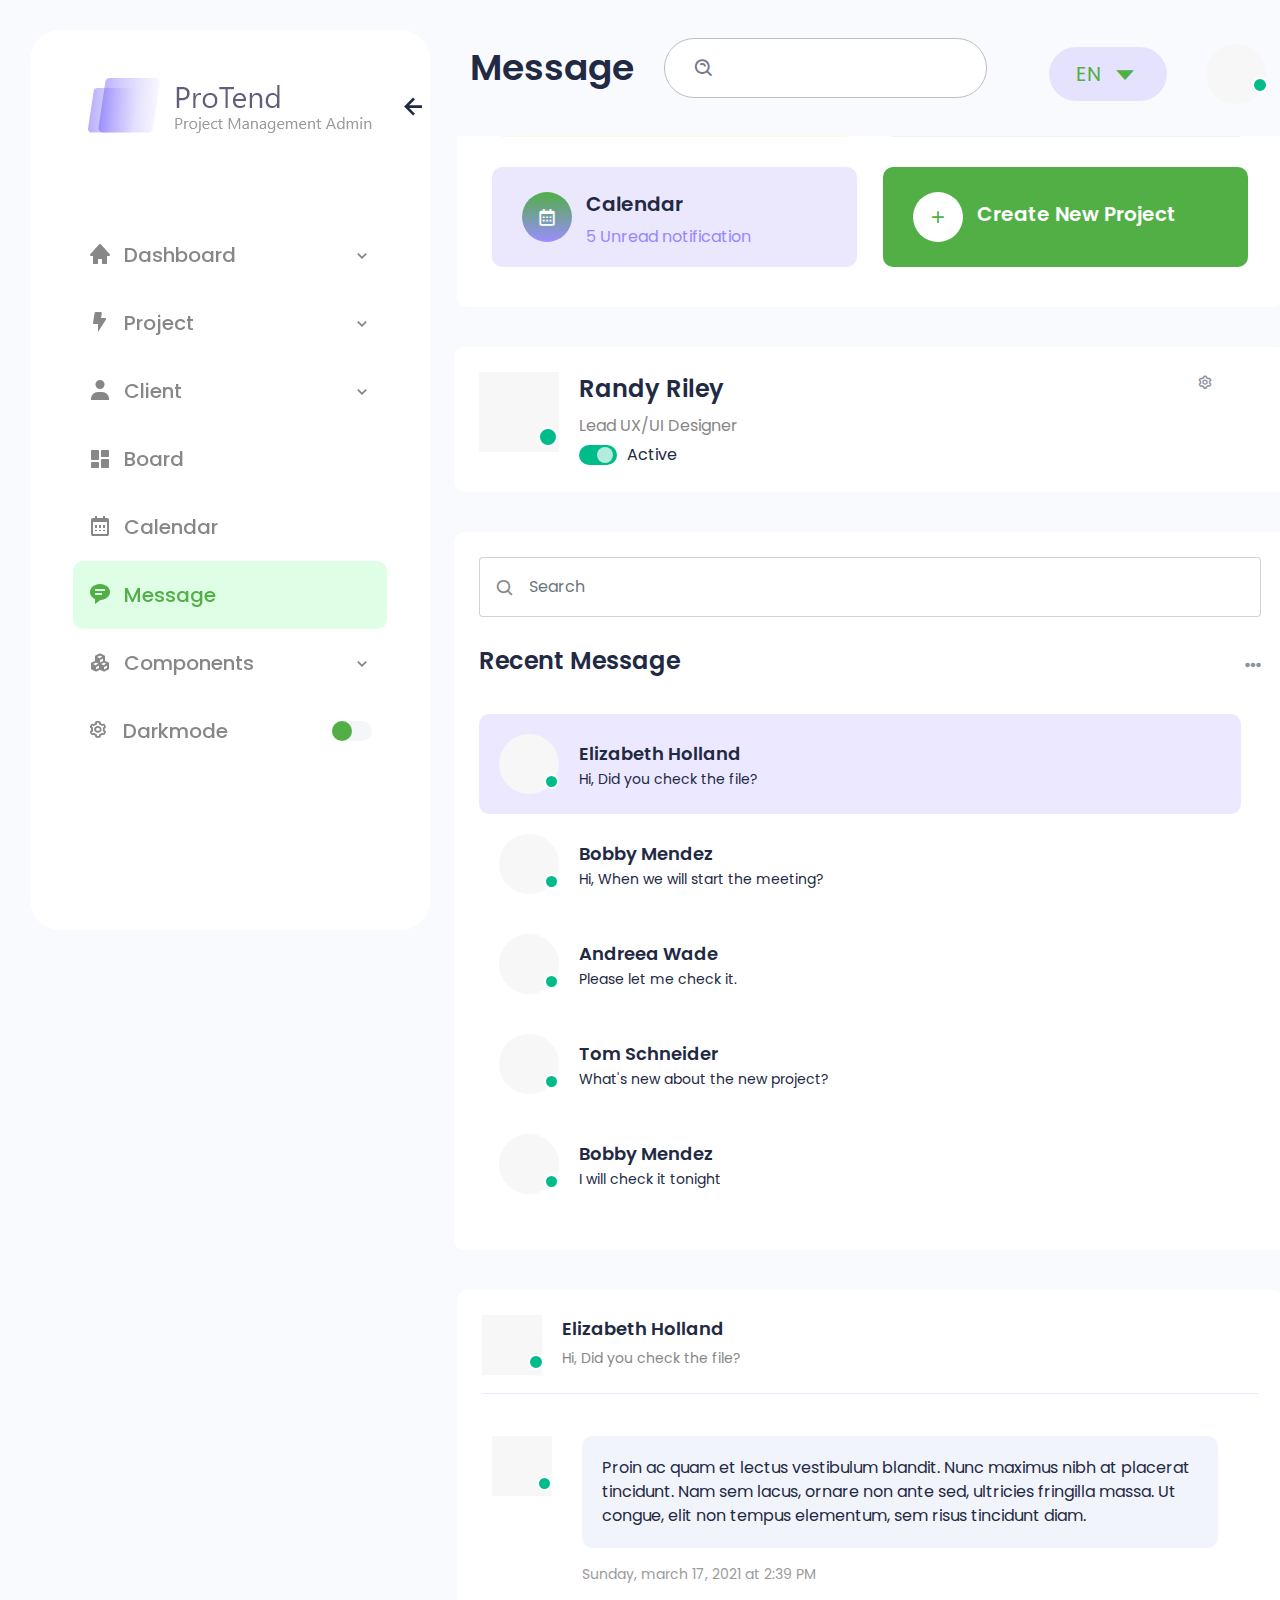
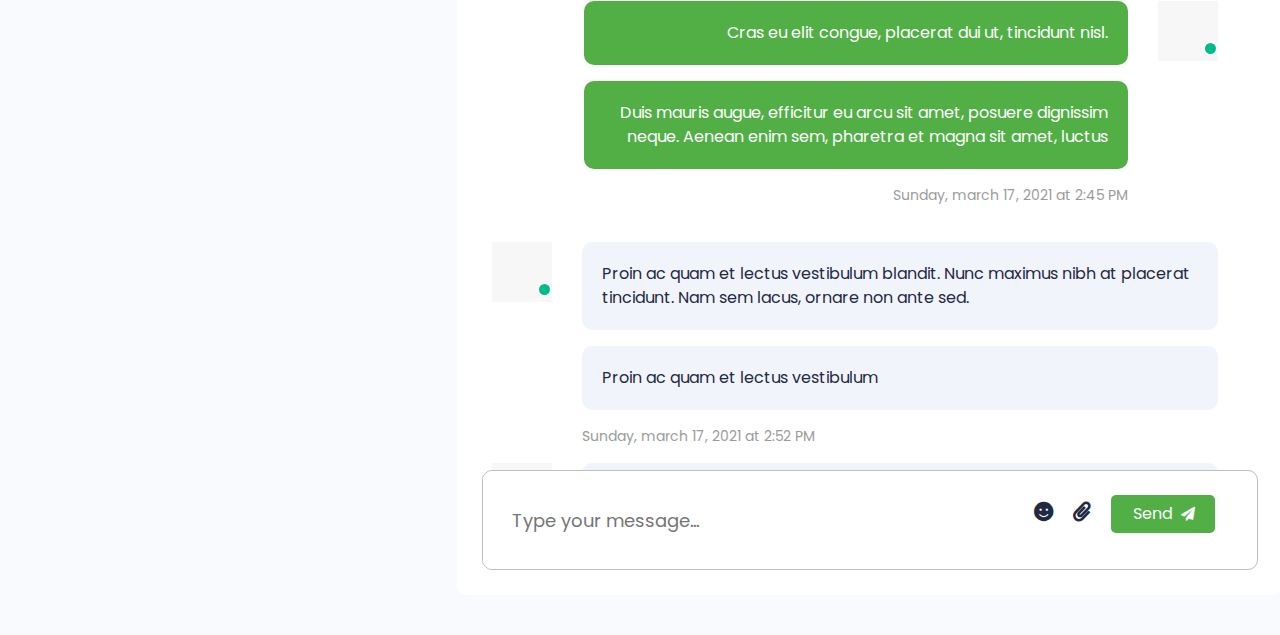
<file: message.html>
<!DOCTYPE html>
<html lang="en">

<head>
    <meta charset="UTF-8">
    <meta http-equiv="X-UA-Compatible" content="IE=edge">
    <meta name="viewport" content="width=device-width, initial-scale=1.0">
    <title>
        Protend - Project Management Admin Dashboard HTML Template
    </title>
    <link rel="shortcut icon" href="./images/favicon.png" type="image/png">
    <!-- GOOGLE FONT -->
    <link rel="preconnect" href="https://fonts.gstatic.com">
    <link href="https://fonts.googleapis.com/css2?family=Roboto:ital,wght@0,100;0,300;0,400;0,500;0,700;0,900;1,100;1,300;1,400;1,500;1,700;1,900&display=swap" rel="stylesheet">
    <!-- BOXICONS -->
    <link href='https://unpkg.com/boxicons@2.0.7/css/boxicons.min.css' rel='stylesheet'>
    <link rel="stylesheet" href="css/icons.min.css">


    <!-- APP CSS -->
    <link rel="stylesheet" href="./css/bootstrap.min.css">
    <link rel="stylesheet" href="./css/grid.css">
    <link rel="stylesheet" href="./css/style.css">
    <link rel="stylesheet" href="./css/responsive.css">
</head>

<body class="sidebar-expand">

    <!-- SIDEBAR -->
    <div class="sidebar">
        <div class="sidebar-logo">
                        <a href="index.html">
                <img src="./images/logo.png" alt="Protend logo">
            </a>
            <div class="sidebar-close" id="sidebar-close">
                <i class='bx bx-left-arrow-alt'></i>
            </div>
        </div>
        <!-- SIDEBAR MENU -->
        <div class="simlebar-sc" data-simplebar>
            <ul class="sidebar-menu tf">
                <li class="sidebar-submenu">
                    <a href="index.html" class="sidebar-menu-dropdown">
                        <i class='bx bxs-home'></i>
                        <span>Dashboard</span>
                        <div class="dropdown-icon">
                            <i class='bx bx-chevron-down'></i>
                        </div>
                    </a>
                    <ul class="sidebar-menu sidebar-menu-dropdown-content">
                        <li>
                            <a href="index.html">
                                Dashboard
                            </a>
                        </li>
                        <li>
                            <a href="user-profile.html">
                                User Profile
                            </a>
                        </li>
<li>
                            <a href="user-login.html">
                                User Login
                            </a>
                        </li>
                        <li>
                            <a href="new-account.html">
                               New Account
                            </a>
                        </li>
                    </ul>
                </li>
                <li class="sidebar-submenu">
                    <a href="project.html" class="sidebar-menu-dropdown">
                        <i class='bx bxs-bolt'></i>
                        <span>Project</span>
                        <div class="dropdown-icon"><i class='bx bx-chevron-down'></i></div>
                    </a>
                    <ul class="sidebar-menu sidebar-menu-dropdown-content">
                        <li>
                            <a href="project.html">
                               Project
                            </a>
                        </li>
                        <li>
                            <a href="project-details.html">
                                Project Details
                            </a>
                        </li>
                        <li>
                            <a href="new-project.html">
                                New Project
                            </a>
                        </li>
                    </ul>
                </li>

                <li class="sidebar-submenu">
                    <a href="clients.html" class="sidebar-menu-dropdown">
                        <i class='bx bxs-user'></i>
                        <span>Client</span>
                        <div class="dropdown-icon"><i class='bx bx-chevron-down'></i></div>
                    </a>
                    <ul class="sidebar-menu sidebar-menu-dropdown-content">
                                                <li>
                            <a href="clients.html">
                               Manager Client
                            </a>
                        </li>
                        <li>
                            <a href="client-details.html">
                                Client Details
                            </a>
                        </li>
                    </ul>
                </li>
                <li>
                    <a href="board.html">
                        <i class='bx bxs-dashboard'></i>
                        <span>Board</span>
                    </a>
                </li>
                <li>
                    <a href="calendar.html">
                        <i class='bx bx-calendar'></i>
                        <span>Calendar</span>
                    </a>
                </li>

                <li>
                    <a href="message.html">
                        <i class='bx bxs-message-rounded-detail' ></i>
                        <span>Message</span>
                    </a>
                </li>
                <li class="sidebar-submenu">
                    <a href="chart-apex.html" class="sidebar-menu-dropdown">
                        <i class='bx bxs-component' ></i>
                        <span>Components</span>
                        <div class="dropdown-icon"><i class='bx bx-chevron-down'></i></div>
                    </a>
                    <ul class="sidebar-menu sidebar-menu-dropdown-content">
                        <li>
                            <a href="chart-apex.html">
                                Apex Charts
                            </a>
                        </li>

                    </ul>
                </li>
                <li>
                    <a class="darkmode-toggle" id="darkmode-toggle" onclick="switchTheme()">
                        <div>
                            <i class='bx bx-cog mr-10'></i>
                            <span>darkmode</span>
                        </div>

                        <span class="darkmode-switch"></span>
                    </a>
                </li>
            </ul>
        </div>
        <!-- END SIDEBAR MENU -->
    </div>
    <!-- END SIDEBAR -->

        <!-- Main Header -->
    <div class="main-header">
        <div class="d-flex">
            <div class="mobile-toggle" id="mobile-toggle">
                <i class='bx bx-menu'></i>
            </div>
            <div class="main-title">
                Message
            </div>
        </div>

        <div class="d-flex align-items-center">

            <!-- App Search-->
            <form class="app-search d-none d-lg-block">
                <div class="position-relative">
                    <input type="text" class="form-control" placeholder="Search">
                    <span class="bx bx-search-alt"></span>
                </div>
            </form>
            <div class="dropdown d-inline-block d-lg-none ms-2">
                <button type="button" class="btn header-item noti-icon waves-effect" id="page-header-search-dropdown" data-bs-toggle="dropdown" aria-haspopup="true" aria-expanded="false">
                        <i class='bx bx-search-alt' ></i>
                    </button>
                <div class="dropdown-menu dropdown-menu-lg dropdown-menu-end p-0" aria-labelledby="page-header-search-dropdown">

                    <form class="p-3">
                        <div class="form-group m-0">
                            <div class="input-group">
                                <input type="text" class="form-control" placeholder="Search ..." aria-label="Recipient's username">
                                <div class="input-group-append">
                                    <button class="btn btn-primary h-100" type="submit"><i class='bx bx-search-alt' ></i></button>
                                </div>
                            </div>
                        </div>
                    </form>
                </div>
            </div>

            <div class="dropdown d-inline-block">
                <button type="button" class="btn header-item" data-bs-toggle="dropdown" aria-haspopup="true" aria-expanded="false">
                        <span class="btn dropdown-toggle" id="header-lang-img">
                            EN 
                            <i class='bx bx-caret-down'></i>
                        </span>
                    </button>
                <div class="dropdown-menu dropdown-menu-end">

                    <!-- item-->
                    <a href="javascript:void(0);" class="dropdown-item notify-item language" data-lang="en">
                        <img src="./images/flags/us.jpg" alt="user-image" class="me-1" height="12"> <span class="align-middle">English</span>
                    </a>
                    <!-- item-->
                    <a href="javascript:void(0);" class="dropdown-item notify-item language" data-lang="sp">
                        <img src="./images/flags/spain.jpg" alt="user-image" class="me-1" height="12"> <span class="align-middle">Spanish</span>
                    </a>

                    <!-- item-->
                    <a href="javascript:void(0);" class="dropdown-item notify-item language" data-lang="gr">
                        <img src="./images/flags/germany.jpg" alt="user-image" class="me-1" height="12"> <span class="align-middle">German</span>
                    </a>

                    <!-- item-->
                    <a href="javascript:void(0);" class="dropdown-item notify-item language" data-lang="it">
                        <img src="./images/flags/italy.jpg" alt="user-image" class="me-1" height="12"> <span class="align-middle">Italian</span>
                    </a>

                    <!-- item-->
                    <a href="javascript:void(0);" class="dropdown-item notify-item language" data-lang="ru">
                        <img src="./images/flags/russia.jpg" alt="user-image" class="me-1" height="12"> <span class="align-middle">Russian</span>
                    </a>
                </div>
            </div>
            <!-- <div class="dropdown d-none d-lg-inline-block ms-1">
                <button type="button" class="btn header-item noti-icon waves-effect" data-toggle="fullscreen">
                        <i class="bx bx-fullscreen"></i>
                    </button>
            </div> -->
            <div class="dropdown d-inline-block mt-12">
                <button type="button" class="btn header-item waves-effect" id="page-header-user-dropdown" data-bs-toggle="dropdown" aria-haspopup="true" aria-expanded="false">
                        <img class="rounded-circle header-profile-user" src="./images/profile/profile.png"
                            alt="Header Avatar">
                        <span class="pulse-css"></span>
                        <span class="info d-xl-inline-block  color-span">
                            <span class="d-block fs-20 font-w600">Randy Riley</span>
                            <span class="d-block mt-7" >randy.riley@gmail.com</span>
                        </span>
                            
                        <i class='bx bx-chevron-down'></i>
                    </button>
                <div class="dropdown-menu dropdown-menu-end">
                    <!-- item-->
                    <a class="dropdown-item" href="#"><i class="bx bx-user font-size-16 align-middle me-1"></i> <span>Profile</span></a>
                    <a class="dropdown-item" href="#"><i class="bx bx-wallet font-size-16 align-middle me-1"></i> <span>My Wallet</span></a>
                    <a class="dropdown-item d-block" href="#"><span class="badge bg-success float-end">11</span><i class="bx bx-wrench font-size-16 align-middle me-1"></i> <span>Settings</span></a>
                    <a class="dropdown-item" href="#"><i class="bx bx-lock-open font-size-16 align-middle me-1"></i> <span>Lock screen</span></a>
                    <div class="dropdown-divider"></div>
                    <a class="dropdown-item text-danger" href="user-login.html"><i class="bx bx-power-off font-size-16 align-middle me-1 text-danger"></i> <span>Logout</span></a>
                </div>
            </div>
        </div>
    </div>
    <!-- End Main Header -->

    <!-- MAIN CONTENT -->
    <div class="main">
        <div class="main-content message">
            <div class="row">
                <div class="col-12">
                    <div class="box card-box">
                        <div class="icon-box bg-color-1">
                            <div class="icon bg-icon-1">
                                <i class="bx bxs-bell bx-tada"></i>
                            </div>
                            <div class="content">
                                <h5 class="title-box">Notification</h5>
                                <p class="color-1 mb-0 pt-4">5 Unread notification</p>
                            </div>
                        </div>
                        <div class="icon-box bg-color-2">
                            <div class="icon bg-icon-2">
                                <i class='bx bxs-message-rounded'></i>
                            </div>
                            <div class="content click-c">
                                <h5 class="title-box">Message</h5>
                                <p class="color-2 mb-0 pt-4">5 Unread notification</p>
                            </div>
                            <div class="notification-list card">
                                <div class="top box-header">
                                    <h5>Notification</h5>

                                </div>
                                <div class="pd-1r">
                                    <div class="divider"></div>
                                </div>

                                <div class="box-body">
                                    <ul class="list">
                                        <li class="d-flex no-seen">
                                            <div class="img-mess"><img class="mr-14" src="./images/avatar/avt-1.png" alt="avt"></div>
                                            <div class="info">
                                                <a href="#" class="font-w600 mb-0 color-primary">Elizabeth Holland</a>
                                                <p class="pb-0 mb-0 line-h14 mt-6">Proin ac quam et lectus vestibulum</p>
                                            </div>
                                        </li>

                                        <li class="d-flex">
                                            <div class="img-mess"><img class="mr-14" src="./images/avatar/avt-1.png" alt="avt"></div>
                                            <div class="info">
                                                <a href="#" class="font-w600 mb-0 color-primary">Elizabeth Holland</a>
                                                <p class="pb-0 mb-0 line-h14 mt-6">Proin ac quam et lectus vestibulum</p>
                                            </div>
                                        </li>

                                    </ul>
                                    <div class="btn-view">
                                        <a class="font-w600 h5" href="message.html">View All</a>
                                    </div>
                                </div>

                            </div>
                        </div>
                        <div class="icon-box bg-color-3">
                            <a class="create d-flex" href="calendar.html">
                                <div class="icon bg-icon-3">
                                    <i class="bx bx-calendar"></i>
                                </div>
                                <div class="content">
                                    <h5 class="title-box">Calendar</h5>
                                    <p class="color-3 mb-0 pt-4">5 Unread notification</p>
                                </div>
                            </a>
                        </div>
                        <div class="icon-box bg-color-4">
                            <a class="create d-flex" href="#" data-toggle="modal" data-target="#add_project">
                                <div class="icon bg-white">
                                    <i class="bx bx-plus"></i>
                                </div>
                                <div class="content d-flex align-items-center">
                                    <h5 class="color-white">Create New Project</h5>
                                </div>
                            </a>
                        </div>
                    </div>
                </div>
            </div>
            <div class="row">
                <div class="col-4 col-md-12">
                    <div class="row">
                        <div class="col-12">
                            <div class="box">
                                <div class="box-info-messager">
                                    <div class="box-body pd-0 d-flex align-items-start">
                                        <div class="left w-90">
                                            <div class="message-pic big">
                                                <img src="./images/avatar/avt-mess.png" alt="">
                                                <div class="pulse-css"></div>
                                            </div>
                                            <div class="content">
                                                <div class="username">
                                                    <h5 class="fs-24">Randy Riley</h5>
                                                </div>
                                                <div class="text">
                                                    <p class="pb-5 mt-9 mb-0">Lead UX/UI Designer</p>
                                                </div>
                                                <div class="checkbox">
                                                    <input type="checkbox" value="checkbox" name="check" checked>
                                                    <span class="ml-10">Active</span>
                                                </div>
                                            </div>
                                        </div>
                                        <div class="right">
                                            <div class="dropdown ml-14">
                                                <a href="javascript:void(0);" class="btn-link" data-bs-toggle="dropdown" aria-expanded="false">
                                                    <i class="bx bx-cog color-text"></i>
                                                </a>
                                                <div class="dropdown-menu dropdown-menu-right">
                                                    <a class="dropdown-item" href="javascript:void(0);">Delete</a>
                                                    <a class="dropdown-item" href="javascript:void(0);">Edit</a>
                                                </div>
                                            </div>
                                        </div>
                                    </div>

                                </div>
                            </div>
                        </div>
                        <div class="col-12 mb-0">
                            <div class="box box-message">
                                <div class="input-group search-area">
                                    <span class="input-group-text"><a href="javascript:void(0)"><i class="bx bx-search"></i></a></span>
                                    <input type="text" class="form-control" placeholder="Search">

                                </div>
                                <div class="box-header">
                                    <h4 class="card-title">Recent Message</h4>
                                    <div class="dropdown ml-14">
                                        <a href="javascript:void(0);" class="btn-link" data-bs-toggle="dropdown" aria-expanded="false">
                                            <i class="fas fa-ellipsis-h"></i>
                                        </a>
                                        <div class="dropdown-menu dropdown-menu-right">
                                            <a class="dropdown-item" href="javascript:void(0);">Delete</a>
                                            <a class="dropdown-item" href="javascript:void(0);">Edit</a>
                                        </div>
                                    </div>
                                </div>
                                <div class="box-content">
                                    <ul class="message-list">
                                        <li class="waves-effect waves-teal active">
                                            <div class="left d-flex">
                                                <div class="avatar">
                                                    <img src="./images/avatar/message-2.png" alt="">
                                                    <div class="pulse-css-1"></div>
                                                </div>
                                                <div class="content">
                                                    <div class="username">
                                                        <div class="name h6">
                                                            Elizabeth Holland
                                                        </div>
                                                    </div>
                                                    <div class="text">
                                                        <p>Hi, Did you check the file?</p>
                                                    </div>
                                                </div>
                                            </div>
                                            <!-- /.left -->

                                            <div class="clearfix"></div>
                                        </li>
                                        <!-- /li.waves-effect -->
                                        <li class="waves-effect waves-teal">
                                            <div class="left d-flex">
                                                <div class="avatar">
                                                    <img src="./images/avatar/message-3.png" alt="">
                                                    <div class="pulse-css-1"></div>
                                                </div>
                                                <div class="content">
                                                    <div class="username">
                                                        <div class="name h6">
                                                            Bobby Mendez
                                                        </div>
                                                    </div>
                                                    <div class="text">
                                                        <p>Hi, When we will start the meeting?</p>
                                                    </div>
                                                </div>
                                            </div>
                                            <!-- /.left -->
                                            <div class="clearfix"></div>
                                        </li>
                                        <!-- /li.waves-effect -->
                                        <li class="waves-effect waves-teal">
                                            <div class="left d-flex">
                                                <div class="avatar">
                                                    <img src="./images/avatar/message-4.png" alt="">
                                                    <div class="pulse-css-1"></div>
                                                </div>
                                                <div class="content">
                                                    <div class="username">
                                                        <div class="name h6">
                                                            Andreea Wade
                                                        </div>
                                                    </div>
                                                    <div class="text">
                                                        <p>Please let me check it.</p>
                                                    </div>
                                                </div>
                                            </div>
                                            <!-- /.left -->
                                            <div class="clearfix"></div>
                                        </li>
                                        <!-- /li.waves-effect -->
                                        <li class="waves-effect waves-teal">
                                            <div class="left d-flex">
                                                <div class="avatar">
                                                    <img src="./images/avatar/message-5.png" alt="">
                                                    <div class="pulse-css-1"></div>
                                                </div>
                                                <div class="content">
                                                    <div class="username">
                                                        <div class="name h6">
                                                            Tom Schneider
                                                        </div>
                                                    </div>
                                                    <div class="text">
                                                        <p>What's new about the new project?</p>
                                                    </div>
                                                </div>
                                            </div>
                                            <!-- /.left -->

                                            <div class="clearfix"></div>
                                        </li>
                                        <!-- /li.waves-effect -->
                                        <li class="waves-effect waves-teal">
                                            <div class="left d-flex">
                                                <div class="avatar">
                                                    <img src="./images/avatar/message-6.png" alt="">
                                                    <div class="pulse-css-1"></div>
                                                </div>
                                                <div class="content">
                                                    <div class="username">
                                                        <div class="name h6">
                                                            Bobby Mendez
                                                        </div>
                                                    </div>
                                                    <div class="text">
                                                        <p>I will check it tonight</p>
                                                    </div>
                                                </div>
                                            </div>
                                            <!-- /.left -->
                                            <div class="clearfix"></div>
                                        </li>
                                        <!-- /li.waves-effect -->
                                        <li class="waves-effect waves-teal">
                                            <div class="left d-flex">
                                                <div class="avatar">
                                                    <img src="./images/avatar/message-7.png" alt="">
                                                    <div class="pulse-css-1"></div>
                                                </div>
                                                <div class="content">
                                                    <div class="username">
                                                        <div class="name h6">
                                                            Andreea Wade
                                                        </div>
                                                    </div>
                                                    <div class="text">
                                                        <p>Looks great. Let's finished it.</p>
                                                    </div>
                                                </div>
                                            </div>
                                            <!-- /.left -->
                                            <div class="clearfix"></div>
                                        </li>
                                        <!-- /li.waves-effect -->
                                    </ul>
                                    <!-- /.message-list scroll -->
                                </div>
                                <!-- /.box-content -->
                            </div>
                        </div>
                    </div>
                </div>
                <div class="col-8 col-md-12">
                    <div class="box message-info">
                        <div class="box-info-messager">
                            <div class="message-pic">
                                <img src="./images/avatar/message-1.png" alt="">
                                <div class="pulse-css"></div>
                            </div>
                            <div class="content">
                                <div class="username">
                                    <h5 class="fs-18">Elizabeth Holland</h5>
                                </div>
                                <div class="text">
                                    <p class="fs-14">Hi, Did you check the file?</p>
                                </div>
                            </div>
                        </div>
                        <!-- /.box-info-messager -->
                        <div class="divider"></div>

                        <div class="message-box">
                            <div class="message-in">
                                <div class="message-pic">
                                    <img src="./images/avatar/message-1.png" alt="">
                                    <div class="pulse-css-1"></div>
                                </div>
                                <div class="message-body">
                                    <div class="message-text">
                                        <p>Proin ac quam et lectus vestibulum blandit. Nunc maximus nibh at placerat tincidunt. Nam sem lacus, ornare non ante sed, ultricies fringilla massa. Ut congue, elit non tempus elementum, sem risus tincidunt diam.</p>
                                    </div>
                                    <div class="message-meta">
                                        <p class="mt-10">Sunday, march 17, 2021 at 2:39 PM</p>
                                    </div>
                                </div>
                                <div class="clearfix"></div>
                            </div>
                            <!-- /.message-in -->
                            <div class="clearfix"></div>
                            <div class="message-out">
                                <div class="message-pic">
                                    <img src="./images/profile/profile.png" alt="">
                                    <div class="pulse-css-1"></div>
                                </div>
                                <div class="message-body">
                                    <div class="message-text">
                                        <p>Cras eu elit congue, placerat dui ut, tincidunt nisl. </p>
                                        <p>Duis mauris augue, efficitur eu arcu sit amet, posuere dignissim neque. Aenean enim sem, pharetra et magna sit amet, luctus</p>
                                    </div>
                                    <div class="message-meta">
                                        <p class="mt-10">Sunday, march 17, 2021 at 2:45 PM</p>
                                    </div>
                                </div>
                                <div class="clearfix"></div>
                            </div>
                            <!-- /.message-out -->
                            <div class="clearfix"></div>
                            <div class="message-in">
                                <div class="message-pic">
                                    <img src="./images/avatar/message-1.png" alt="">
                                    <div class="pulse-css-1"></div>
                                </div>
                                <div class="message-body">
                                    <div class="message-text">
                                        <p>Proin ac quam et lectus vestibulum blandit. Nunc maximus nibh at placerat tincidunt. Nam sem lacus, ornare non ante sed.</p>
                                        <p>Proin ac quam et lectus vestibulum </p>
                                    </div>
                                    <div class="message-meta">
                                        <p class="mt-10">Sunday, march 17, 2021 at 2:52 PM</p>
                                    </div>
                                </div>
                                <div class="clearfix"></div>
                            </div>
                            <div class="message-in">
                                <div class="message-pic">
                                    <img src="./images/avatar/message-1.png" alt="">
                                    <div class="pulse-css-1"></div>
                                </div>
                                <div class="message-body">
                                    <div class="message-text">
                                        <p>Proin ac quam et lectus vestibulum blandit. Nunc maximus nibh at placerat tincidunt. Nam sem lacus, ornare non ante sed.</p>
                                        <p>Proin ac quam et lectus vestibulum </p>
                                    </div>
                                    <div class="message-meta">
                                        <p class="mt-10">Sunday, march 17, 2021 at 2:52 PM</p>
                                    </div>
                                </div>
                                <div class="clearfix"></div>
                            </div>

                        </div>
                        <div class="form-chat">
                            <form action="#" method="get" accept-charset="utf-8">
                                <div class="message-form-chat">
                                    <!-- /.pin -->
                                    <span class="message-text">
                                        <textarea name="message" placeholder="Type your message..." required="required"></textarea>
                                    </span>
                                    <!-- /.message-text -->
                                    <span class="camera">
                                        <a href="#" title="">
                                            <i class="fas fa-smile"></i>
                                        </a>
                                    </span>
                                    <!-- /.camera -->
                                    <span class="icon-message">
                                        <a href="#" title="">
                                            <i class="fas fa-paperclip"></i>
                                        </a>
                                    </span>
                                    <!-- /.icon-right -->
                                    <!-- <div class="icon-mobile">
                                        <ul>
                                            <li>
                                                <a href="#" title=""><i class="fas fa-smile"></i></a>
                                            </li>
                                            <li>
                                                <a href="#" title=""><i class="fas fa-paperclip"></i></a>
                                            </li>
                                        </ul>
                                    </div> -->
                                    <!-- /.icon-right -->
                                    <span class="btn-send">
                                        <button class="waves-effect" type="submit">Send <i class="fas fa-paper-plane"></i></button>
                                    </span>
                                    <!-- /.btn-send -->

                                </div>
                                <!-- /.message-form-chat -->
                                <div class="clearfix"></div>
                            </form>
                            <!-- /form -->
                        </div>
                    </div>
                </div>
            </div>

            <div id="add_project" class="modal custom-modal fade" role="dialog">
                <div class="modal-dialog modal-dialog-centered modal-lg" role="document">
                    <div class="modal-content">
                        <div class="modal-header">
                            <h5 class="modal-title">Create Project</h5>
                            <button type="button" class="close" data-dismiss="modal" aria-label="Close">
                                <span aria-hidden="true">&times;</span>
                            </button>
                        </div>
                        <div class="modal-body">
                            <form>
                                <div class="row">
                                    <div class="col-sm-6">
                                        <div class="form-group">
                                            <label>Project Name</label>
                                            <input class="form-control" value="" type="text">
                                        </div>
                                    </div>
                                    <div class="col-sm-6">
                                        <div class="form-group">
                                            <label>Client</label>
                                            <select class="select">
                                                <option>Client 1</option>
                                                <option>Client 2</option>
                                            </select>
                                        </div>
                                    </div>
                                </div>
                                <div class="row">
                                    <div class="col-sm-6">
                                        <div class="form-group">
                                            <label>Start Date</label>
                                            <div class="cal-icon">
                                                <input class="form-control " type="date">
                                            </div>
                                        </div>
                                    </div>
                                    <div class="col-sm-6">
                                        <div class="form-group">
                                            <label>End Date</label>
                                            <div class="cal-icon">
                                                <input class="form-control " type="date">
                                            </div>
                                        </div>
                                    </div>
                                </div>
                                <div class="row">
                                    <div class="col-sm-3">
                                        <div class="form-group">
                                            <label>Rate</label>
                                            <input placeholder="$50" class="form-control" value="" type="text">
                                        </div>
                                    </div>
                                    <div class="col-sm-3">
                                        <div class="form-group">
                                            <label>&nbsp;</label>
                                            <select class="select">
                                                <option>Hourly</option>
                                                <option selected>Fixed</option>
                                            </select>
                                        </div>
                                    </div>
                                    <div class="col-sm-6">
                                        <div class="form-group">
                                            <label>Priority</label>
                                            <select class="select">
                                                <option selected>High</option>
                                                <option>Medium</option>
                                                <option>Low</option>
                                            </select>
                                        </div>
                                    </div>
                                </div>
                                <div class="form-group">
                                    <label>Description</label>
                                    <textarea rows="4" class="form-control" placeholder="Enter your message here"></textarea>
                                </div>
                                <div class="form-group">
                                    <label>Upload Files</label>
                                    <input class="form-control" type="file">
                                </div>
                                <div class="submit-section">
                                    <button class="btn btn-primary submit-btn">Save</button>
                                </div>
                            </form>
                        </div>
                    </div>
                </div>
            </div>
        </div>
    </div>
    <!-- END MAIN CONTENT -->

    <div class="overlay"></div>

    <!-- SCRIPT -->
    <!-- APEX CHART -->

    <script src="./libs/jquery/jquery.min.js"></script>
    <script src="./libs/jquery/jquery-ui.min.js"></script>
    <script src="./libs/moment/min/moment.min.js"></script>
    <script src="./libs/apexcharts/apexcharts.js"></script>
    <script src="./libs/bootstrap/js/bootstrap.bundle.min.js"></script>
    <script src="./libs/peity/jquery.peity.min.js"></script>
    <script src="./libs/chart.js/Chart.bundle.min.js"></script>
    <script src="./libs/owl.carousel/owl.carousel.min.js"></script>
    <script src="./libs/bootstrap/js/bootstrap.min.js"></script>
    <script src="./libs/simplebar/simplebar.min.js"></script>


    <!-- APP JS -->
    <script src="./js/main.js"></script>
    <script src="./js/shortcode.js"></script>
    <script src="./js/script.js"></script>
</body>

</html>
</file>
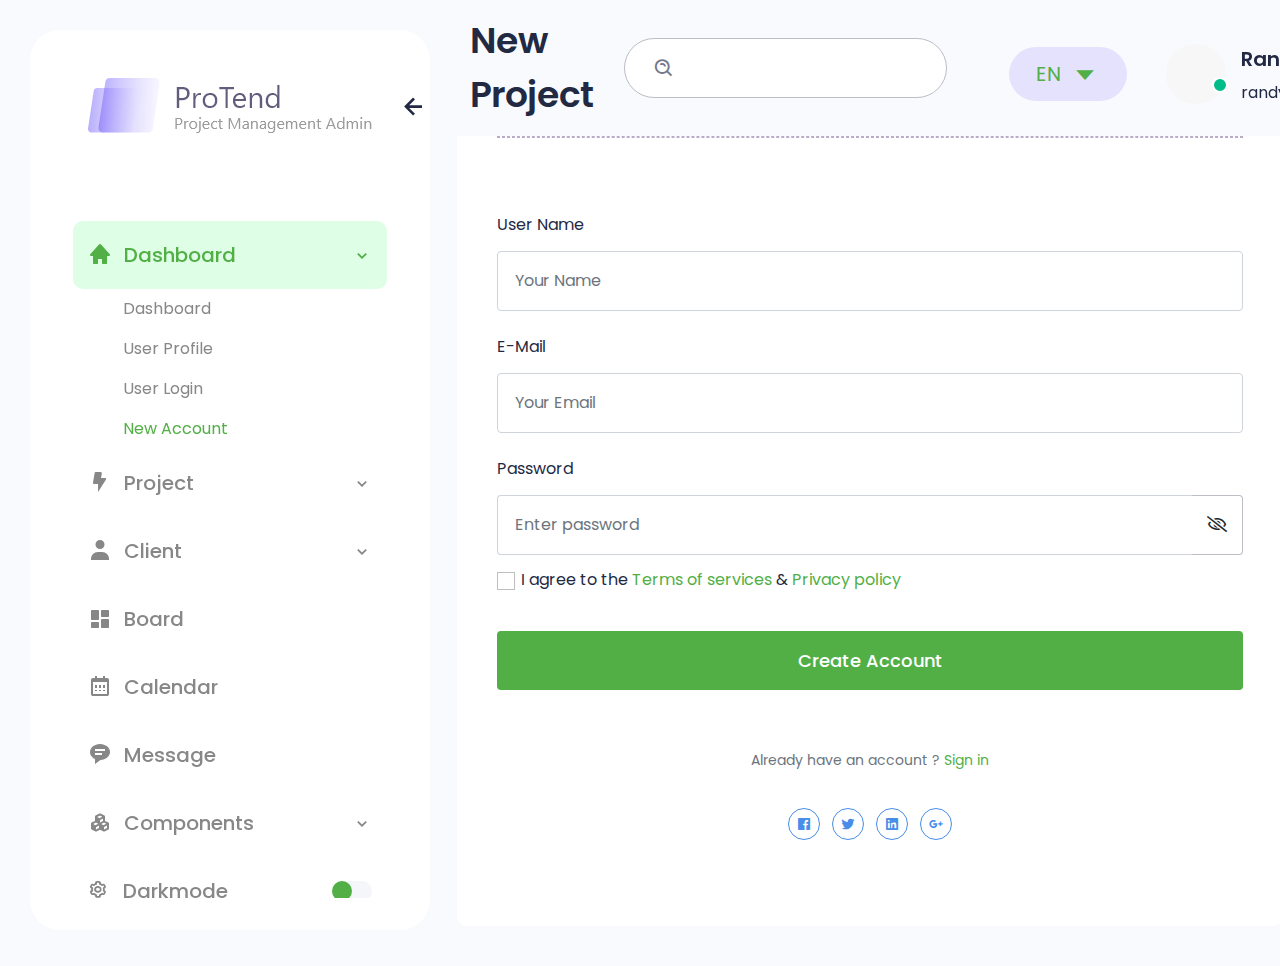
<file: new-account.html>
<!DOCTYPE html>
<html lang="en">

<head>
    <meta charset="UTF-8">
    <meta http-equiv="X-UA-Compatible" content="IE=edge">
    <meta name="viewport" content="width=device-width, initial-scale=1.0">
    <title>
        Protend - Project Management Admin Dashboard HTML Template
    </title>
    <link rel="shortcut icon" href="./images/favicon.png" type="image/png">
    <!-- GOOGLE FONT -->
    <link rel="preconnect" href="https://fonts.gstatic.com">
    <link href="https://fonts.googleapis.com/css2?family=Roboto:ital,wght@0,100;0,300;0,400;0,500;0,700;0,900;1,100;1,300;1,400;1,500;1,700;1,900&display=swap" rel="stylesheet">
    <!-- BOXICONS -->
    <link href='https://unpkg.com/boxicons@2.0.7/css/boxicons.min.css' rel='stylesheet'>
    <link rel="stylesheet" href="css/icons.min.css">

    <link rel="stylesheet" href="./libs/date-picker/datepicker.css">
    <!-- APP CSS -->
    <link rel="stylesheet" href="./css/bootstrap.min.css">
    <link rel="stylesheet" href="./css/grid.css">
    <link rel="stylesheet" href="./css/style.css">
    <link rel="stylesheet" href="./css/responsive.css">
</head>

<body class="sidebar-expand counter-scroll">

    <!-- SIDEBAR -->
    <div class="sidebar">
        <div class="sidebar-logo">
                        <a href="index.html">
                <img src="./images/logo.png" alt="Protend logo">
            </a>
            <div class="sidebar-close" id="sidebar-close">
                <i class='bx bx-left-arrow-alt'></i>
            </div>
        </div>
        <!-- SIDEBAR MENU -->
        <div class="simlebar-sc" data-simplebar>
            <ul class="sidebar-menu tf">
                <li class="sidebar-submenu">
                    <a href="index.html" class="sidebar-menu-dropdown current-menu-item">
                        <i class='bx bxs-home'></i>
                        <span>Dashboard</span>
                        <div class="dropdown-icon">
                            <i class='bx bx-chevron-down'></i>
                        </div>
                    </a>
                    <ul class="sidebar-menu sidebar-menu-dropdown-content active">
                        <li>
                            <a href="index.html">
                                Dashboard
                            </a>
                        </li>
                        <li>
                            <a href="user-profile.html">
                                User Profile
                            </a>
                        </li>
<li>
                            <a href="user-login.html">
                                User Login
                            </a>
                        </li>
                        <li>
                            <a href="new-account.html">
                               New Account
                            </a>
                        </li>
                    </ul>
                </li>
                <li class="sidebar-submenu">
                    <a href="project.html" class="sidebar-menu-dropdown">
                        <i class='bx bxs-bolt'></i>
                        <span>Project</span>
                        <div class="dropdown-icon"><i class='bx bx-chevron-down'></i></div>
                    </a>
                    <ul class="sidebar-menu sidebar-menu-dropdown-content">
                        <li>
                            <a href="project.html">
                               Project
                            </a>
                        </li>
                        <li>
                            <a href="project-details.html">
                                Project Details
                            </a>
                        </li>
                        <li>
                            <a href="new-project.html">
                                New Project
                            </a>
                        </li>
                    </ul>
                </li>

                <li class="sidebar-submenu">
                    <a href="clients.html" class="sidebar-menu-dropdown">
                        <i class='bx bxs-user'></i>
                        <span>Client</span>
                        <div class="dropdown-icon"><i class='bx bx-chevron-down'></i></div>
                    </a>
                    <ul class="sidebar-menu sidebar-menu-dropdown-content">
                                                <li>
                            <a href="clients.html">
                               Manager Client
                            </a>
                        </li>
                        <li>
                            <a href="client-details.html">
                                Client Details
                            </a>
                        </li>
                    </ul>
                </li>
                <li>
                    <a href="board.html">
                        <i class='bx bxs-dashboard'></i>
                        <span>Board</span>
                    </a>
                </li>
                <li>
                    <a href="calendar.html">
                        <i class='bx bx-calendar'></i>
                        <span>Calendar</span>
                    </a>
                </li>

                <li>
                    <a href="message.html">
                        <i class='bx bxs-message-rounded-detail' ></i>
                        <span>Message</span>
                    </a>
                </li>
                <li class="sidebar-submenu">
                    <a href="chart-apex.html" class="sidebar-menu-dropdown">
                        <i class='bx bxs-component' ></i>
                        <span>Components</span>
                        <div class="dropdown-icon"><i class='bx bx-chevron-down'></i></div>
                    </a>
                    <ul class="sidebar-menu sidebar-menu-dropdown-content">
                        <li>
                            <a href="chart-apex.html">
                                Apex Charts
                            </a>
                        </li>

                    </ul>
                </li>
                <li>
                    <a class="darkmode-toggle" id="darkmode-toggle" onclick="switchTheme()">
                        <div>
                            <i class='bx bx-cog mr-10'></i>
                            <span>darkmode</span>
                        </div>

                        <span class="darkmode-switch"></span>
                    </a>
                </li>
            </ul>
        </div>
        <!-- END SIDEBAR MENU -->
    </div>
    <!-- END SIDEBAR -->
        <!-- Main Header -->
        <div class="main-header">
            <div class="d-flex">
                <div class="mobile-toggle" id="mobile-toggle">
                    <i class='bx bx-menu'></i>
                </div>
                <div class="main-title">
                    New Project
                </div>
            </div>
    
            <div class="d-flex align-items-center">
    
                <!-- App Search-->
                <form class="app-search d-none d-lg-block">
                    <div class="position-relative">
                        <input type="text" class="form-control" placeholder="Search">
                        <span class="bx bx-search-alt"></span>
                    </div>
                </form>
                <div class="dropdown d-inline-block d-lg-none ms-2">
                    <button type="button" class="btn header-item noti-icon waves-effect" id="page-header-search-dropdown" data-bs-toggle="dropdown" aria-haspopup="true" aria-expanded="false">
                            <i class='bx bx-search-alt' ></i>
                        </button>
                    <div class="dropdown-menu dropdown-menu-lg dropdown-menu-end p-0" aria-labelledby="page-header-search-dropdown">
    
                        <form class="p-3">
                            <div class="form-group m-0">
                                <div class="input-group">
                                    <input type="text" class="form-control" placeholder="Search ..." aria-label="Recipient's username">
                                    <div class="input-group-append">
                                        <button class="btn btn-primary h-100" type="submit"><i class='bx bx-search-alt' ></i></button>
                                    </div>
                                </div>
                            </div>
                        </form>
                    </div>
                </div>
    
                <div class="dropdown d-inline-block">
                    <button type="button" class="btn header-item" data-bs-toggle="dropdown" aria-haspopup="true" aria-expanded="false">
                            <span class="btn dropdown-toggle" id="header-lang-img">
                                EN 
                                <i class='bx bx-caret-down'></i>
                            </span>
                        </button>
                    <div class="dropdown-menu dropdown-menu-end">
    
                        <!-- item-->
                        <a href="javascript:void(0);" class="dropdown-item notify-item language" data-lang="en">
                            <img src="./images/flags/us.jpg" alt="user-image" class="me-1" height="12"> <span class="align-middle">English</span>
                        </a>
                        <!-- item-->
                        <a href="javascript:void(0);" class="dropdown-item notify-item language" data-lang="sp">
                            <img src="./images/flags/spain.jpg" alt="user-image" class="me-1" height="12"> <span class="align-middle">Spanish</span>
                        </a>
    
                        <!-- item-->
                        <a href="javascript:void(0);" class="dropdown-item notify-item language" data-lang="gr">
                            <img src="./images/flags/germany.jpg" alt="user-image" class="me-1" height="12"> <span class="align-middle">German</span>
                        </a>
    
                        <!-- item-->
                        <a href="javascript:void(0);" class="dropdown-item notify-item language" data-lang="it">
                            <img src="./images/flags/italy.jpg" alt="user-image" class="me-1" height="12"> <span class="align-middle">Italian</span>
                        </a>
    
                        <!-- item-->
                        <a href="javascript:void(0);" class="dropdown-item notify-item language" data-lang="ru">
                            <img src="./images/flags/russia.jpg" alt="user-image" class="me-1" height="12"> <span class="align-middle">Russian</span>
                        </a>
                    </div>
                </div>
                <!-- <div class="dropdown d-none d-lg-inline-block ms-1">
                    <button type="button" class="btn header-item noti-icon waves-effect" data-toggle="fullscreen">
                            <i class="bx bx-fullscreen"></i>
                        </button>
                </div> -->
                <div class="dropdown d-inline-block mt-12">
                    <button type="button" class="btn header-item waves-effect" id="page-header-user-dropdown" data-bs-toggle="dropdown" aria-haspopup="true" aria-expanded="false">
                            <img class="rounded-circle header-profile-user" src="./images/profile/profile.png"
                                alt="Header Avatar">
                            <span class="pulse-css"></span>
                            <span class="info d-xl-inline-block  color-span">
                                <span class="d-block fs-20 font-w600">Randy Riley</span>
                                <span class="d-block mt-7" >randy.riley@gmail.com</span>
                            </span>
                                
                            <i class='bx bx-chevron-down'></i>
                        </button>
                    <div class="dropdown-menu dropdown-menu-end">
                        <!-- item-->
                        <a class="dropdown-item" href="#"><i class="bx bx-user font-size-16 align-middle me-1"></i> <span>Profile</span></a>
                        <a class="dropdown-item" href="#"><i class="bx bx-wallet font-size-16 align-middle me-1"></i> <span>My Wallet</span></a>
                        <a class="dropdown-item d-block" href="#"><span class="badge bg-success float-end">11</span><i class="bx bx-wrench font-size-16 align-middle me-1"></i> <span>Settings</span></a>
                        <a class="dropdown-item" href="#"><i class="bx bx-lock-open font-size-16 align-middle me-1"></i> <span>Lock screen</span></a>
                        <div class="dropdown-divider"></div>
                        <a class="dropdown-item text-danger" href="user-login.html"><i class="bx bx-power-off font-size-16 align-middle me-1 text-danger"></i> <span>Logout</span></a>
                    </div>
                </div>
            </div>
        </div>
        <!-- End Main Header -->

    <!-- MAIN CONTENT -->
    <div class="main">

        <div class="main-content">
            <section class="login singup">
                <div class="row">
                    <div class="col-md-12">
                        <div class="box">
                            <div class="box-header d-flex justify-content-between">
                                <a href="index.html">
                                    <img src="./images/logo.png" alt="">
                                </a>
                                
                                <div class="action-reg">
                                    <h4 class="fs-30">Register</h4>
                                    <a href="new-account.html">Create new account</a>
                                </div>
    
                            </div>
                            <div class="line"></div>
                            <div class="box-body">
                                <div class="auth-content my-auto">
    
                                    <form class="mt-6 pt-2" action="index.html">
                                        <div class="mb-3">
                                            <label class="form-label mb-14">User Name</label>
                                            <input type="text" class="form-control" id="username" placeholder="Your Name">
                                        </div>
                                        <div class="mb-3 mt-24">
                                            <label for="useremail" class="form-label mb-14">E-Mail</label>
                                            <input type="email" class="form-control" id="useremail" placeholder="Your Email" required>
                                            <div class="invalid-feedback">
                                                Please Enter Email
                                            </div>
                                        </div>
                                        <div class="mb-3 mt-24">
                                            <div class="d-flex align-items-start">
                                                <div class="flex-grow-1">
                                                    <label class="form-label mb-14">Password</label>
                                                </div>
                                            </div>
    
                                            <div class="input-group auth-pass-inputgroup">
                                                <input type="password" class="form-control" placeholder="Enter password" aria-label="Password" aria-describedby="password-addon">
                                                <button class="btn shadow-none ms-0" type="button" id="password-addon"><i class="far fa-eye-slash"></i></button>
                                            </div>
                                        </div>
    
                                        <div class="row mb-4">
                                            <div class="col">
                                                <div class="form-check">
                                                    <input class="form-check-input" type="checkbox" id="remember-check">
                                                    <label class="form-check-label" for="remember-check">
                                                        I agree to the <a href="#" class="text-primary"> Terms of services</a> & <a href="#" class="text-primary"> Privacy policy</a>
                                                    </label>
                                                </div>
                                            </div>
    
                                        </div>
                                        <div class="mb-3 mt-29">
                                            <button class="btn bg-primary color-white w-100 waves-effect waves-light fs-18 font-w500" type="submit">Create Account</button>
                                        </div>
                                    </form>
    
    
                                    <div class="mt-59 text-center">
                                        <p class="text-muted mb-0 fs-14">Already have an account ? <a href="user-login.html" class="text-primary fw-semibold">  Sign in </a> </p>
                                    </div>
    
                                    <div class="mt-37 text-center">
    
                                        <ul class="list-inline mb-0">
                                            <li class="list-inline-item">
                                                <a href="javascript:void()" class="social-list-item text-white">
                                                    <i class='bx bxl-facebook-square'></i>
                                                </a>
                                            </li>
                                            <li class="list-inline-item">
                                                <a href="javascript:void()" class="social-list-item text-white">
                                                    <i class='bx bxl-twitter'></i>
                                                </a>
                                            </li>
                                            <li class="list-inline-item">
                                                <a href="javascript:void()" class="social-list-item  text-white">
                                                    <i class='bx bxl-linkedin-square'></i>
                                                </a>
                                            </li>
                                            <li class="list-inline-item">
                                                <a href="javascript:void()" class="social-list-item  text-white">
                                                    <i class='bx bxl-google-plus'></i>
                                                </a>
                                            </li>
                                        </ul>
                                    </div>
                                </div>
                            </div>
                        </div>
                    </div>
                </div>
            </section>
        </div>
    </div>
    <!-- END MAIN CONTENT -->

    <div class="overlay"></div>

    <!-- SCRIPT -->
    <!-- APEX CHART -->

    <script src="./libs/jquery/jquery.min.js"></script>
    <script src="./libs/jquery/jquery-ui.min.js"></script>
    <script src="./libs/moment/min/moment.min.js"></script>
    <script src="./libs/bootstrap/js/bootstrap.bundle.min.js"></script>
    <script src="./libs/peity/jquery.peity.min.js"></script>
    <script src="./libs/chart.js/Chart.bundle.min.js"></script>
    <script src="./libs/owl.carousel/owl.carousel.min.js"></script>
    <script src="./libs/bootstrap/js/bootstrap.min.js"></script>
    <script src="./js/countto.js"></script>
    <script src="./libs/date-picker/datepicker.js"></script>
    <script src="./libs/simplebar/simplebar.min.js"></script>
    <script src="./libs/password/pass-addon.init.js"></script>


    <!-- APP JS -->
    <script src="./js/main.js"></script>
    <script src="./js/shortcode.js"></script>
    <script src="./js/pages/datepicker.js"></script>

    <script>
    </script>
</body>

</html>
</file>
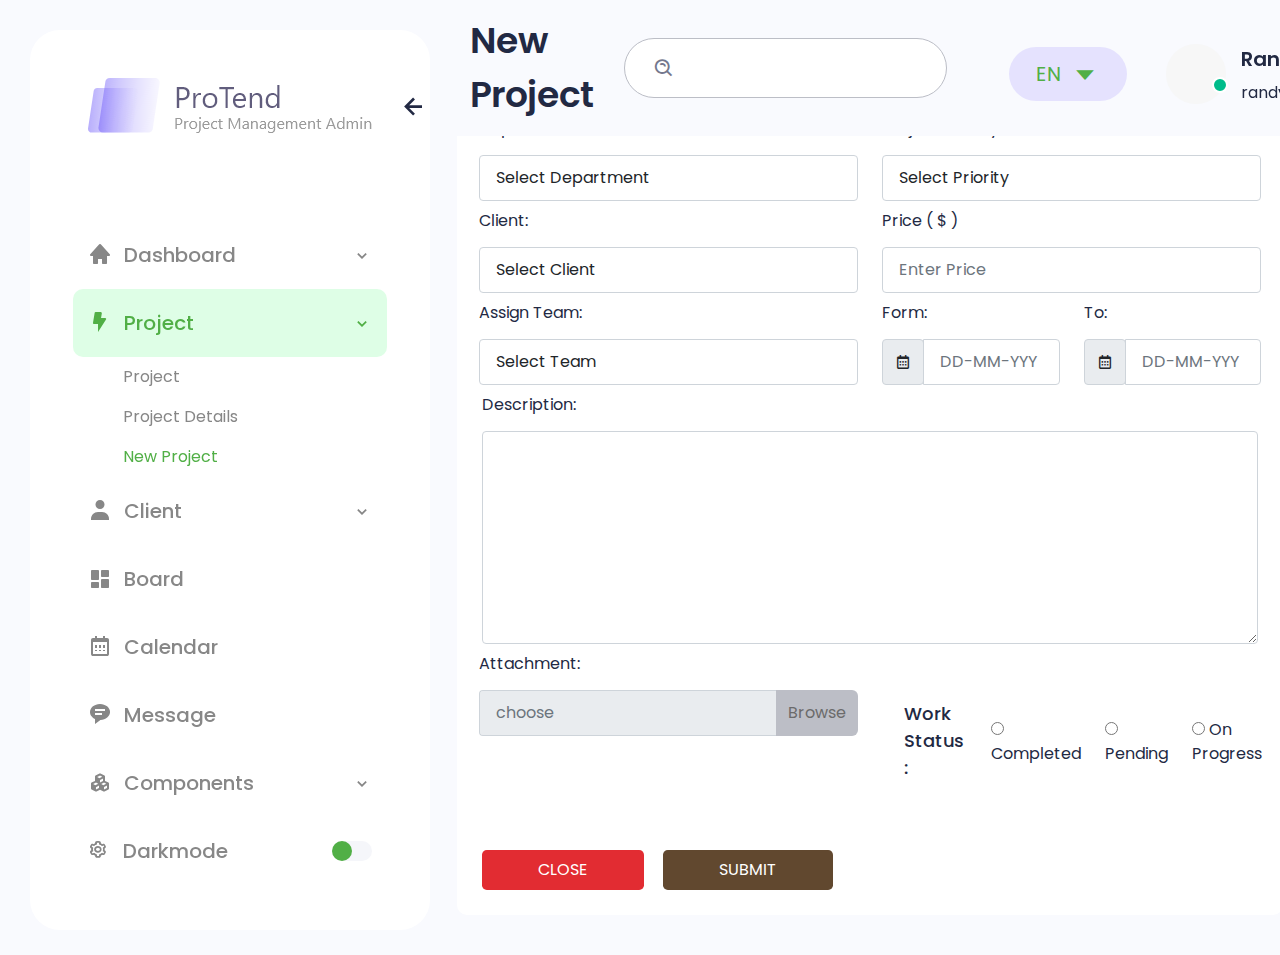
<file: new-project.html>
<!DOCTYPE html>
<html lang="en">

<head>
    <meta charset="UTF-8">
    <meta http-equiv="X-UA-Compatible" content="IE=edge">
    <meta name="viewport" content="width=device-width, initial-scale=1.0">
    <title>
        Protend - Project Management Admin Dashboard HTML Template
    </title>
    <link rel="shortcut icon" href="./images/favicon.png" type="image/png">
    <!-- GOOGLE FONT -->
    <link rel="preconnect" href="https://fonts.gstatic.com">
    <link href="https://fonts.googleapis.com/css2?family=Roboto:ital,wght@0,100;0,300;0,400;0,500;0,700;0,900;1,100;1,300;1,400;1,500;1,700;1,900&display=swap" rel="stylesheet">
    <!-- BOXICONS -->
    <link href='https://unpkg.com/boxicons@2.0.7/css/boxicons.min.css' rel='stylesheet'>
    <link rel="stylesheet" href="css/icons.min.css">

    <link rel="stylesheet" href="./libs/date-picker/datepicker.css">
    <!-- APP CSS -->
    <link rel="stylesheet" href="./css/bootstrap.min.css">
    <link rel="stylesheet" href="./css/grid.css">
    <link rel="stylesheet" href="./css/style.css">
    <link rel="stylesheet" href="./css/responsive.css">
</head>

<body class="sidebar-expand counter-scroll">

    <!-- SIDEBAR -->
    <div class="sidebar">
        <div class="sidebar-logo">
                        <a href="index.html">
                <img src="./images/logo.png" alt="Protend logo">
            </a>
            <div class="sidebar-close" id="sidebar-close">
                <i class='bx bx-left-arrow-alt'></i>
            </div>
        </div>
        <!-- SIDEBAR MENU -->
        <div class="simlebar-sc" data-simplebar>
            <ul class="sidebar-menu tf">
                <li class="sidebar-submenu">
                    <a href="index.html" class="sidebar-menu-dropdown">
                        <i class='bx bxs-home'></i>
                        <span>Dashboard</span>
                        <div class="dropdown-icon">
                            <i class='bx bx-chevron-down'></i>
                        </div>
                    </a>
                    <ul class="sidebar-menu sidebar-menu-dropdown-content">
                        <li>
                            <a href="index.html">
                                Dashboard
                            </a>
                        </li>
                        <li>
                            <a href="user-profile.html">
                                User Profile
                            </a>
                        </li>
<li>
                            <a href="user-login.html">
                                User Login
                            </a>
                        </li>
                        <li>
                            <a href="new-account.html">
                               New Account
                            </a>
                        </li>
                    </ul>
                </li>
                <li class="sidebar-submenu">
                    <a href="project.html" class="sidebar-menu-dropdown current-menu-item">
                        <i class='bx bxs-bolt'></i>
                        <span>Project</span>
                        <div class="dropdown-icon"><i class='bx bx-chevron-down'></i></div>
                    </a>
                    <ul class="sidebar-menu sidebar-menu-dropdown-content active">
                        <li>
                            <a href="project.html">
                               Project
                            </a>
                        </li>
                        <li>
                            <a href="project-details.html">
                                Project Details
                            </a>
                        </li>
                        <li>
                            <a href="new-project.html">
                                New Project
                            </a>
                        </li>
                    </ul>
                </li>

                <li class="sidebar-submenu">
                    <a href="clients.html" class="sidebar-menu-dropdown">
                        <i class='bx bxs-user'></i>
                        <span>Client</span>
                        <div class="dropdown-icon"><i class='bx bx-chevron-down'></i></div>
                    </a>
                    <ul class="sidebar-menu sidebar-menu-dropdown-content">
                                                <li>
                            <a href="clients.html">
                               Manager Client
                            </a>
                        </li>
                        <li>
                            <a href="client-details.html">
                                Client Details
                            </a>
                        </li>
                    </ul>
                </li>
                <li>
                    <a href="board.html">
                        <i class='bx bxs-dashboard'></i>
                        <span>Board</span>
                    </a>
                </li>
                <li>
                    <a href="calendar.html">
                        <i class='bx bx-calendar'></i>
                        <span>Calendar</span>
                    </a>
                </li>

                <li>
                    <a href="message.html">
                        <i class='bx bxs-message-rounded-detail' ></i>
                        <span>Message</span>
                    </a>
                </li>
                <li class="sidebar-submenu">
                    <a href="chart-apex.html" class="sidebar-menu-dropdown">
                        <i class='bx bxs-component' ></i>
                        <span>Components</span>
                        <div class="dropdown-icon"><i class='bx bx-chevron-down'></i></div>
                    </a>
                    <ul class="sidebar-menu sidebar-menu-dropdown-content">
                        <li>
                            <a href="chart-apex.html">
                                Apex Charts
                            </a>
                        </li>

                    </ul>
                </li>
                <li>
                    <a class="darkmode-toggle" id="darkmode-toggle" onclick="switchTheme()">
                        <div>
                            <i class='bx bx-cog mr-10'></i>
                            <span>darkmode</span>
                        </div>

                        <span class="darkmode-switch"></span>
                    </a>
                </li>
            </ul>
        </div>
        <!-- END SIDEBAR MENU -->
    </div>
    <!-- END SIDEBAR -->
        <!-- Main Header -->
        <div class="main-header">
            <div class="d-flex">
                <div class="mobile-toggle" id="mobile-toggle">
                    <i class='bx bx-menu'></i>
                </div>
                <div class="main-title">
                    New Project
                </div>
            </div>
    
            <div class="d-flex align-items-center">
    
                <!-- App Search-->
                <form class="app-search d-none d-lg-block">
                    <div class="position-relative">
                        <input type="text" class="form-control" placeholder="Search">
                        <span class="bx bx-search-alt"></span>
                    </div>
                </form>
                <div class="dropdown d-inline-block d-lg-none ms-2">
                    <button type="button" class="btn header-item noti-icon waves-effect" id="page-header-search-dropdown" data-bs-toggle="dropdown" aria-haspopup="true" aria-expanded="false">
                            <i class='bx bx-search-alt' ></i>
                        </button>
                    <div class="dropdown-menu dropdown-menu-lg dropdown-menu-end p-0" aria-labelledby="page-header-search-dropdown">
    
                        <form class="p-3">
                            <div class="form-group m-0">
                                <div class="input-group">
                                    <input type="text" class="form-control" placeholder="Search ..." aria-label="Recipient's username">
                                    <div class="input-group-append">
                                        <button class="btn btn-primary h-100" type="submit"><i class='bx bx-search-alt' ></i></button>
                                    </div>
                                </div>
                            </div>
                        </form>
                    </div>
                </div>
    
                <div class="dropdown d-inline-block">
                    <button type="button" class="btn header-item" data-bs-toggle="dropdown" aria-haspopup="true" aria-expanded="false">
                            <span class="btn dropdown-toggle" id="header-lang-img">
                                EN 
                                <i class='bx bx-caret-down'></i>
                            </span>
                        </button>
                    <div class="dropdown-menu dropdown-menu-end">
    
                        <!-- item-->
                        <a href="javascript:void(0);" class="dropdown-item notify-item language" data-lang="en">
                            <img src="./images/flags/us.jpg" alt="user-image" class="me-1" height="12"> <span class="align-middle">English</span>
                        </a>
                        <!-- item-->
                        <a href="javascript:void(0);" class="dropdown-item notify-item language" data-lang="sp">
                            <img src="./images/flags/spain.jpg" alt="user-image" class="me-1" height="12"> <span class="align-middle">Spanish</span>
                        </a>
    
                        <!-- item-->
                        <a href="javascript:void(0);" class="dropdown-item notify-item language" data-lang="gr">
                            <img src="./images/flags/germany.jpg" alt="user-image" class="me-1" height="12"> <span class="align-middle">German</span>
                        </a>
    
                        <!-- item-->
                        <a href="javascript:void(0);" class="dropdown-item notify-item language" data-lang="it">
                            <img src="./images/flags/italy.jpg" alt="user-image" class="me-1" height="12"> <span class="align-middle">Italian</span>
                        </a>
    
                        <!-- item-->
                        <a href="javascript:void(0);" class="dropdown-item notify-item language" data-lang="ru">
                            <img src="./images/flags/russia.jpg" alt="user-image" class="me-1" height="12"> <span class="align-middle">Russian</span>
                        </a>
                    </div>
                </div>
                <!-- <div class="dropdown d-none d-lg-inline-block ms-1">
                    <button type="button" class="btn header-item noti-icon waves-effect" data-toggle="fullscreen">
                            <i class="bx bx-fullscreen"></i>
                        </button>
                </div> -->
                <div class="dropdown d-inline-block mt-12">
                    <button type="button" class="btn header-item waves-effect" id="page-header-user-dropdown" data-bs-toggle="dropdown" aria-haspopup="true" aria-expanded="false">
                            <img class="rounded-circle header-profile-user" src="./images/profile/profile.png"
                                alt="Header Avatar">
                            <span class="pulse-css"></span>
                            <span class="info d-xl-inline-block  color-span">
                                <span class="d-block fs-20 font-w600">Randy Riley</span>
                                <span class="d-block mt-7" >randy.riley@gmail.com</span>
                            </span>
                                
                            <i class='bx bx-chevron-down'></i>
                        </button>
                    <div class="dropdown-menu dropdown-menu-end">
                        <!-- item-->
                        <a class="dropdown-item" href="#"><i class="bx bx-user font-size-16 align-middle me-1"></i> <span>Profile</span></a>
                        <a class="dropdown-item" href="#"><i class="bx bx-wallet font-size-16 align-middle me-1"></i> <span>My Wallet</span></a>
                        <a class="dropdown-item d-block" href="#"><span class="badge bg-success float-end">11</span><i class="bx bx-wrench font-size-16 align-middle me-1"></i> <span>Settings</span></a>
                        <a class="dropdown-item" href="#"><i class="bx bx-lock-open font-size-16 align-middle me-1"></i> <span>Lock screen</span></a>
                        <div class="dropdown-divider"></div>
                        <a class="dropdown-item text-danger" href="user-login.html"><i class="bx bx-power-off font-size-16 align-middle me-1 text-danger"></i> <span>Logout</span></a>
                    </div>
                </div>
            </div>
        </div>
        <!-- End Main Header -->

    <!-- MAIN CONTENT -->
    <div class="main">

        <div class="main-content project">
            <div class="row">
                <div class="col-12">
                    <div class="box">
                        <div class="box-body">
                            <div class="row">
                                <div class="col-md-6 col-sm-12 mb-24">
                                    <div class="form-group"> <label class="form-label">Project ID</label> <input class="form-control" placeholder="2569852"> </div>
                                </div>
                                <div class="col-md-6 col-sm-12 mb-24">
                                    <div class="form-group"> <label class="form-label">Project Title</label> <input class="form-control" placeholder="Software Development"> </div>
                                </div>
                            </div>
                            <div class="row">
                                <div class="col-md-6 col-sm-12 mb-24">
                                    <div class="form-group"> <label class="form-label">Department:</label> <select name="attendance" class="form-control custom-select select2 select2-hidden-accessible" data-placeholder="Select Department" tabindex="-1" aria-hidden="true" data-select2-id="select2-data-22-9i9m"><option label="Select Department" data-select2-id="select2-data-24-ktnv"></option> <option value="1">Designing Department</option> <option value="2">Development Department</option> <option value="3">Marketing Department</option> <option value="4">Human Resource Department</option> <option value="5">Managers Department</option> <option value="6">Application Department</option> <option value="7">Support Department</option> <option value="8">IT Department</option> <option value="9">Technical Department</option> <option value="10">Accounts Department</option> </select>
                                        <span class="select2 select2-container select2-container--default" dir="ltr" data-select2-id="select2-data-23-72at" style="width: 100%;"><span class="selection"><span class="select2-selection select2-selection--single" role="combobox" aria-haspopup="true" aria-expanded="false" tabindex="0" aria-disabled="false" aria-labelledby="select2-attendance-92-container" aria-controls="select2-attendance-92-container"><span class="select2-selection__rendered" id="select2-attendance-92-container" role="textbox" aria-readonly="true" title="Select Department"></span>
                                        <span class="select2-selection__arrow" role="presentation"><b role="presentation"></b></span>
                                        </span>
                                        </span><span class="dropdown-wrapper" aria-hidden="true"></span></span>
                                    </div>
                                </div>
                                <div class="col-md-6 col-sm-12 mb-24">
                                    <div class="form-group"> <label class="form-label">Project Priority:</label> <select name="attendance" class="form-control custom-select select2 select2-hidden-accessible" data-placeholder="Select Priority" tabindex="-1" aria-hidden="true"
                                            data-select2-id="select2-data-30-l6ni"><option label="Select Priority" data-select2-id="select2-data-32-qodq"></option> <option value="1">High</option> <option value="2">Medium</option> <option value="3">Low</option> </select>
                                        <span class="select2 select2-container select2-container--default" dir="ltr" data-select2-id="select2-data-31-dlj3" style="width: 100%;"><span class="selection"><span class="select2-selection select2-selection--single" role="combobox" aria-haspopup="true" aria-expanded="false" tabindex="0" aria-disabled="false" aria-labelledby="select2-attendance-wo-container" aria-controls="select2-attendance-wo-container"><span class="select2-selection__rendered" id="select2-attendance-wo-container" role="textbox" aria-readonly="true" title="Select Priority"></span>
                                        <span class="select2-selection__arrow" role="presentation"><b role="presentation"></b></span>
                                        </span>
                                        </span><span class="dropdown-wrapper" aria-hidden="true"></span></span>
                                    </div>
                                </div>
                            </div>
                            <div class="row">
                                <div class="col-md-6 col-sm-12 mb-24">
                                    <div class="form-group"> <label class="form-label">Client:</label> <select name="attendance" class="form-control custom-select select2 select2-hidden-accessible" data-placeholder="Select Client" tabindex="-1" aria-hidden="true" data-select2-id="select2-data-38-9jkg"><option label="Select Client" data-select2-id="select2-data-40-q3xu"></option> <option value="1">Client 01</option> <option value="2">Client 02</option> <option value="3">Client 03</option> </select>
                                        <span class="select2 select2-container select2-container--default" dir="ltr" data-select2-id="select2-data-39-684b" style="width: 100%;"><span class="selection"><span class="select2-selection select2-selection--single" role="combobox" aria-haspopup="true" aria-expanded="false" tabindex="0" aria-disabled="false" aria-labelledby="select2-attendance-8z-container" aria-controls="select2-attendance-8z-container"><span class="select2-selection__rendered" id="select2-attendance-8z-container" role="textbox" aria-readonly="true" title="Enter Client"></span>
                                        <span class="select2-selection__arrow" role="presentation"><b role="presentation"></b></span>
                                        </span>
                                        </span><span class="dropdown-wrapper" aria-hidden="true"></span></span>
                                    </div>
                                </div>
                                <div class="col-md-6 col-sm-12 mb-24">
                                    <div class="form-group"> <label class="form-label">Price ( $ )</label> <input class="form-control" placeholder="Enter Price"> </div>
                                </div>
                            </div>
                            <div class="row">
                                <div class="col-md-6 col-sm-12 mb-24">
                                    <div class="form-group "> <label class="form-label">Assign Team:</label> <select name="attendance" class="form-control custom-select select2 select2-hidden-accessible" data-placeholder="Select Client" tabindex="-1" aria-hidden="true" data-select2-id="select2-data-38-9jkg"><option label="Select Team" data-select2-id="select2-data-40-q3xu"></option> <option value="1">Team 01</option> <option value="2">Team 02</option> <option value="3">Team 03</option> </select>
                                        <span class="select2 select2-container select2-container--default" dir="ltr" data-select2-id="select2-data-39-684b" style="width: 100%;"><span class="selection"><span class="select2-selection select2-selection--single" role="combobox" aria-haspopup="true" aria-expanded="false" tabindex="0" aria-disabled="false" aria-labelledby="select2-attendance-8z-container" aria-controls="select2-attendance-8z-container"><span class="select2-selection__rendered" id="select2-attendance-9z-container" role="textbox" aria-readonly="true" title="Enter Client"></span>
                                        <span class="select2-selection__arrow" role="presentation"><b role="presentation"></b></span>
                                        </span>
                                        </span><span class="dropdown-wrapper" aria-hidden="true"></span></span>
                                    </div>
                                </div>
                                <div class="col-md-3 col-sm-12 mb-24">
                                    <div class="form-group"> <label class="form-label">Form:</label>
                                        <div class="input-group">
                                            <div class="input-group-prepend">
                                                <div class="input-group-text"> <i class='bx bx-calendar'></i> </div>
                                            </div><input class="form-control fc-datepicker" placeholder="DD-MM-YYY" type="text"> </div>
                                    </div>
                                </div>
                                <div class="col-md-3 col-sm-12 mb-24">
                                    <div class="form-group"> <label class="form-label">To:</label>
                                        <div class="input-group">
                                            <div class="input-group-prepend">
                                                <div class="input-group-text"> <i class='bx bx-calendar'></i> </div>
                                            </div><input class="form-control fc-datepicker" placeholder="DD-MM-YYY" type="text"> </div>
                                    </div>
                                </div>
                            </div>

                            <div class="form-group mb-24"> <label class="form-label">Description:</label>
                                <textarea class="form-control" name="text" cols="30" rows="10"></textarea>
                            </div>
                            <div class="row">
                                <div class="col-md-6 col-sm-12">
                                    <div class="form-group"> <label class="form-label">Attachment:</label>
                                        <div class="input-group file-browser"> <input type="text" class="form-control border-end-0 browse-file" placeholder="choose" readonly=""> <label class="input-group-append mb-0"> <span class="btn ripple btn-light"> Browse <input type="file" class="file-browserinput" style="display: none;" multiple=""> </span> </label>                                            </div>
                                    </div>
                                </div>
                                <div class="col-md-6 col-sm-12">
                                    <div class="custom-controls-stacked d-lg-flex align-items-center">
                                        <label class="form-label mt-1 fs-18 font-w500 color-primary">Work Status :</label>
                                        <label class="custom-control custom-radio success me-4">
                                            <input type="radio" class="custom-control-input" name="example-radios1" value="option1">
                                            <span class="custom-control-label">Completed</span>
                                        </label>
                                        <label class="custom-control custom-radio success me-4">
                                            <input type="radio" class="custom-control-input" name="example-radios1" value="option2"> 
                                            <span class="custom-control-label">Pending</span>
                                        </label>
                                        <label class="custom-control custom-radio success me-4">
                                            <input type="radio" class="custom-control-input" name="example-radios1" value="option3">
                                            <span class="custom-control-label">On Progress</span>
                                        </label>
                                    </div>
                                </div>
                            </div>
                        </div>
                        <div class="gr-btn mt-15"> <a href="#" class="btn btn-danger btn-lg mr-15 fs-16">CLOSE</a> <a href="#" class="btn btn-primary btn-lg fs-16" onclick="not1()">SUBMIT</a> </div>
                    </div>
                </div>

            </div>


            <div id="add_project" class="modal custom-modal fade" role="dialog">
                <div class="modal-dialog modal-dialog-centered modal-lg" role="document">
                    <div class="modal-content">
                        <div class="modal-header">
                            <h5 class="modal-title">Create Project</h5>
                            <button type="button" class="close" data-dismiss="modal" aria-label="Close">
                                <span aria-hidden="true">&times;</span>
                            </button>
                        </div>
                        <div class="modal-body">
                            <form>
                                <div class="row">
                                    <div class="col-sm-6">
                                        <div class="form-group">
                                            <label>Project Name</label>
                                            <input class="form-control" value="" type="text">
                                        </div>
                                    </div>
                                    <div class="col-sm-6">
                                        <div class="form-group">
                                            <label>Client</label>
                                            <select class="select">
                                                <option>Client 1</option>
                                                <option>Client 2</option>
                                            </select>
                                        </div>
                                    </div>
                                </div>
                                <div class="row">
                                    <div class="col-sm-6">
                                        <div class="form-group">
                                            <label>Start Date</label>
                                            <div class="cal-icon">
                                                <input class="form-control " type="date">
                                            </div>
                                        </div>
                                    </div>
                                    <div class="col-sm-6">
                                        <div class="form-group">
                                            <label>End Date</label>
                                            <div class="cal-icon">
                                                <input class="form-control " type="date">
                                            </div>
                                        </div>
                                    </div>
                                </div>
                                <div class="row">
                                    <div class="col-sm-3">
                                        <div class="form-group">
                                            <label>Rate</label>
                                            <input placeholder="$50" class="form-control" value="" type="text">
                                        </div>
                                    </div>
                                    <div class="col-sm-3">
                                        <div class="form-group">
                                            <label>&nbsp;</label>
                                            <select class="select">
                                                <option>Hourly</option>
                                                <option selected>Fixed</option>
                                            </select>
                                        </div>
                                    </div>
                                    <div class="col-sm-6">
                                        <div class="form-group">
                                            <label>Priority</label>
                                            <select class="select">
                                                <option selected>High</option>
                                                <option>Medium</option>
                                                <option>Low</option>
                                            </select>
                                        </div>
                                    </div>
                                </div>
                                <div class="form-group">
                                    <label>Description</label>
                                    <textarea rows="4" class="form-control" placeholder="Enter your message here"></textarea>
                                </div>
                                <div class="form-group">
                                    <label>Upload Files</label>
                                    <input class="form-control" type="file">
                                </div>
                                <div class="submit-section">
                                    <button class="btn btn-primary submit-btn">Save</button>
                                </div>
                            </form>
                        </div>
                    </div>
                </div>
            </div>


        </div>
    </div>
    <!-- END MAIN CONTENT -->

    <div class="overlay"></div>

    <!-- SCRIPT -->
    <!-- APEX CHART -->

    <script src="./libs/jquery/jquery.min.js"></script>
    <script src="./libs/jquery/jquery-ui.min.js"></script>
    <script src="./libs/moment/min/moment.min.js"></script>
    <script src="./libs/bootstrap/js/bootstrap.bundle.min.js"></script>
    <script src="./libs/peity/jquery.peity.min.js"></script>
    <script src="./libs/chart.js/Chart.bundle.min.js"></script>
    <script src="./libs/owl.carousel/owl.carousel.min.js"></script>
    <script src="./libs/bootstrap/js/bootstrap.min.js"></script>
    <script src="./js/countto.js"></script>
    <script src="./libs/date-picker/datepicker.js"></script>
    <script src="./libs/simplebar/simplebar.min.js"></script>


    <!-- APP JS -->
    <script src="./js/main.js"></script>
    <script src="./js/shortcode.js"></script>
    <script src="./js/pages/datepicker.js"></script>

    <script>
    </script>
</body>

</html>
</file>
<file: css/grid.css>
.row {
    display: flex;
    flex-wrap: wrap;
    margin: 0 -15px;
}

[class*="col-"] {
    /* padding: 0 15px; */
    margin-bottom: 40px;
}

.col-1 {
    width: 8.33%;
}

.col-2 {
    width: 16.66%;
}

.col-3 {
    width: 25%;
}

.col-4 {
    width: 33.33%;
}

.col-5 {
    width: 41.66%;
}

.col-6 {
    width: 50%;
}

.col-7 {
    width: 58.33%;
}

.col-8 {
    width: 66.66%;
}

.col-9 {
    width: 75%;
}

.col-10 {
    width: 83.33%;
}

.col-11 {
    width: 91.66%;
}

.col-12 {
    width: 100%;
}

@media only screen and (max-width: 1700px) {
    .col-xl-5 {
        width: 41.66%;
    }
    .col-xl-6 {
        width: 50%;
    }
    .col-xl-7 {
        width: 58.33%;
    }
    .col-xl-12 {
        width: 100%;
    }
}


/* MEDIUM SCREEN */

@media only screen and (max-width: 1280px) {
    .col-md-1 {
        width: 8.33%;
    }
    .col-md-2 {
        width: 16.66%;
    }
    .col-md-3 {
        width: 25%;
    }
    .col-md-4 {
        width: 33.33%;
    }
    .col-md-5 {
        width: 41.66%;
    }
    .col-md-6 {
        width: 50%;
    }
    .col-md-7 {
        width: 58.33%;
    }
    .col-md-8 {
        width: 66.66%;
    }
    .col-md-9 {
        width: 75%;
    }
    .col-md-10 {
        width: 83.33%;
    }
    .col-md-11 {
        width: 91.66%;
    }
    .col-md-12 {
        width: 100%;
    }
}


/* SMALL SCREEN */

@media only screen and (max-width: 767px) {
    .col-sm-1 {
        width: 8.33%;
    }
    .col-sm-2 {
        width: 16.66%;
    }
    .col-sm-3 {
        width: 25%;
    }
    .col-sm-4 {
        width: 33.33%;
    }
    .col-sm-5 {
        width: 41.66%;
    }
    .col-sm-6 {
        width: 50%;
    }
    .col-sm-7 {
        width: 58.33%;
    }
    .col-sm-8 {
        width: 66.66%;
    }
    .col-sm-9 {
        width: 75%;
    }
    .col-sm-10 {
        width: 83.33%;
    }
    .col-sm-11 {
        width: 91.66%;
    }
    .col-sm-12 {
        width: 100%;
    }
}
</file>
<file: css/style.css>
/**
  * Name: Protend Project Management Admin Dashboard HTML Template
  * Version: 1.0
  * Author: Themesflat
  * Author URI: http://www.themesflat.com
*/

@import url('https://fonts.googleapis.com/css2?family=Poppins:ital,wght@0,300;0,400;0,500;0,600;0,700;1,300;1,400;1,500;1,600&display=swap');

/*--------------------------------------------------------------
>>> TABLE OF CONTENTS:
----------------------------------------------------------------
1.	Global css
2.	Sidebar css
3.	Header css
4.	Content Dashboard
5.	Content Client
6.	Content Board
7.	Content Project
8.	Content Message
9.	Content Calendar

--------------------------------------------------------------*/


/***

====================================================================
1.	Global css
====================================================================

***/

:root {
    --body-bg: #F9FAFE;
    --box-bg: #ffffff;
    --main-color: #51af46;
    --text-color: #222943;
    --text-second-color: #878787;
    --border-color: #e9e9e9;
    --menu-item-active-bg: rgba(33, 247, 87, 0.15);
    --box-border-radius: 10px;
    --sidebar-size: 400px;
    --sidebar-logo-img-size: 57px;
    --sidebar-logo-size: 80px;
    --profile-image-size: 45px;
    --main-header-height: 136px;
    --shadow: 0 0 50px 0px rgb(42, 89, 152/ 10%);
    --shadow2: 0 0 50px 0px rgb(42, 89, 152/ 5%);
    --darkmode-toggle-size: 20px;
    --bs-yellow: #c9da2a;
    --bs-blue: #61482f;
    --bs-light: #F1F1F1;
    --bg-card: rgba(255, 255, 255, 0.7);
}

* {
    padding: 0;
    margin: 0;
    box-sizing: border-box;
}

body {
    font-family: "Poppins", sans-serif;
    background-color: var(--body-bg);
    color: var(--text-color);
    position: relative;
    font-size: 16px;
}

.dark {
    --body-bg: #1E1D2B;
    --box-bg: #252837;
    --border-color: #222028;
    --text-color: #fff;
    --menu-item-active-bg: #9B8DFF;
    --main-color: #fff;
    --bs-light: #212431;
}

.dark a,
.dark button {
    --main-color: #51af46;
    --text-color: #51af46;
}

.dark a.btn.btn-light {
    color: #fff;
}

.dark a.btn.btn-light:hover {
    color: #fff;
}

.color-span {
    color: var(--text-color);
}

.color-main {
    color: var(--text-color);
}

.dark .color-span {
    color: #fff !important;
}

a {
    text-decoration: none;
    color: unset;
    display: inline-block;
}

a:hover {
    color: #51af46;
}

.dark a:hover {
    color: #fff !important;
}

.dark option {
    background: #212529;
}

.garadient-1 {
    background: #51af46;
    background: -moz-linear-gradient(left, #51af46 0%, #becb2b 100%);
    background: -webkit-linear-gradient(left, #51af46 0%, #becb2b 100%);
    background: linear-gradient(to right, #51af46 0%, #becb2b 100%);
}

.bg-color-1 {
    background: rgba(255, 188, 3, 0.1);
}

.bg-icon-1 {
    background: #FFBB00;
    background: -moz-linear-gradient(top, #FFBB00 0%, #FFF574 100%);
    background: -webkit-linear-gradient(top, #FFBB00 0%, #FFF574 100%);
    background: linear-gradient(to bottom, #FFBB00 0%, #FFF574 100%);
}

.color-1 {
    color: #FFBB01;
}

.bg-color-2 {
    background: #E5F8EB;
}

.bg-icon-2 {
    background: #00843E;
    background: -moz-linear-gradient(top, #00843E 0%, #59F187 100%);
    background: -webkit-linear-gradient(top, #00843E 0%, #59F187 100%);
    background: linear-gradient(to bottom, #00843E 0%, #59F187 100%);
}

.color-2 {
    color: #00BC39;
}

.bg-color-3 {
    background: rgba(60, 33, 247, 0.1);
}

.bg-icon-3 {
    background: #51af46;
    background: -moz-linear-gradient(top, #51af46 0%, #9B8DFF 100%);
    background: -webkit-linear-gradient(top, #51af46 0%, #9B8DFF 100%);
    background: linear-gradient(to bottom, #51af46 0%, #9B8DFF 100%);
}

.color-3 {
    color: #9687FE;
}

.bg-color-4 {
    background: #51af46;
}

.color-4 {
    color: #26C9E5;
}

.bg-color-5 {
    background: #E6FFFF;
}

.bg-icon-5 {
    background: #21F7F7;
    background: -moz-linear-gradient(top, #21F7F7 0%, #9B8DFF 100%);
    background: -webkit-linear-gradient(top, #21F7F7 0%, #9B8DFF 100%);
    background: linear-gradient(to bottom, #21F7F7 0%, #9B8DFF 100%);
}

.bg-color-6 {
    background: #EAEFFF;
}

.color-6 {
    color: #496EE8;
}

.bg-color-7 {
    background: #FFF2E5;
}

.color-7 {
    color: #FEA246;
}

.bg-color-8 {
    background: #E6FAF4;
}

.color-8 {
    color: #35CF96;
}

.bg-color-9 {
    background: #FEE9ED;
}

.color-9 {
    color: #F7284A;
}

.bg-color-10 {
    background: #EAEFFF;
}

.bg-icon-10 {
    background: #456CE9;
    background: -moz-linear-gradient(top, #456CE9 0%, #94A5DC 100%);
    background: -webkit-linear-gradient(top, #456CE9 0%, #94A5DC 100%);
    background: linear-gradient(to bottom, #456CE9 0%, #94A5DC 100%);
}

.color-10 {
    color: #496EE8;
}

.bg-color-11 {
    background: #FFF2E5;
}

.bg-icon-11 {
    background: #FFA143;
    background: -moz-linear-gradient(top, #FFA143 0%, #F3D5B7 100%);
    background: -webkit-linear-gradient(top, #FFA143 0%, #F3D5B7 100%);
    background: linear-gradient(to bottom, #FFA143 0%, #F3D5B7 100%);
}

.color-11 {
    color: #FFA143;
}

.bg-color-12 {
    background: #E6FAF4;
}

.bg-icon-12 {
    background: #4DEBBC;
    background: -moz-linear-gradient(top, #4DEBBC 0%, #B4F1DF 100%);
    background: -webkit-linear-gradient(top, #4DEBBC 0%, #B4F1DF 100%);
    background: linear-gradient(to bottom, #4DEBBC 0%, #B4F1DF 100%);
}

.color-12 {
    color: #35CF96;
}

.bg-color-13 {
    background: #FEE9ED;
}

.bg-icon-13 {
    background: #F7284A;
    background: -moz-linear-gradient(top, #F7284A 0%, #F9BAC6 100%);
    background: -webkit-linear-gradient(top, #F7284A 0%, #F9BAC6 100%);
    background: linear-gradient(to bottom, #F7284A 0%, #F9BAC6 100%);
}

.dark .bg-color-1,
.dark .bg-color-2,
.dark .bg-color-3,
.dark .bg-color-4,
.dark .bg-color-5,
.dark .bg-color-6,
.dark .bg-color-7,
.dark .bg-color-8,
.dark .bg-color-9,
.dark .bg-color-10,
.dark .bg-color-11,
.dark .bg-color-12,
.dark .bg-color-13 {
    background: #1E1D2B;
}


/* a:hover {
    color: var(--main-color);
} */

p {
    color: var(--text-second-color);
}

h1,
.h1,
h2,
.h2,
h3,
.h3,
h4,
.h4,
h5,
.h5,
h6,
.h6 {
    margin-top: 0;
    margin-bottom: 0.3rem;
    font-weight: 600;
    line-height: 1.2;
    color: var(--color-primary);
}

h4,
.h4 {
    font-size: 1.5em !important;
}

h5,
.h5 {
    font-size: 1.25em !important;
}


/* 20px */

h6,
.h6 {
    font-size: 1.125em !important;
}

.fs-12 {
    font-size: 12px !important;
    line-height: 1.5;
}

.fs-13 {
    font-size: 13px !important;
    line-height: 1.5;
}

.fs-14 {
    font-size: 14px !important;
    line-height: 1.6;
}

.fs-15 {
    font-size: 15px !important;
    line-height: 1.5;
}

.fs-16 {
    font-size: 16px !important;
    line-height: 1.6;
}

@media only screen and (max-width: 575px) {
    .fs-16 {
        font-size: 14px !important;
    }
}

.fs-17 {
    font-size: 17px !important;
    line-height: 1.6;
}

.fs-18 {
    font-size: 18px !important;
    line-height: 1.5;
}

@media only screen and (max-width: 575px) {
    .fs-18 {
        font-size: 16px !important;
    }
}

.fs-20 {
    font-size: 20px !important;
    line-height: 1.5;
}

.fs-22 {
    font-size: 22px !important;
    line-height: 1.5;
}

.fs-24 {
    font-size: 24px !important;
    line-height: 1.4;
}

.fs-26 {
    font-size: 26px !important;
    line-height: 1.4;
}

.fs-28 {
    font-size: 28px !important;
    line-height: 1.4;
}

@media only screen and (max-width: 575px) {
    .fs-28 {
        font-size: 24px !important;
    }
}

.fs-30 {
    font-size: 30px !important;
    line-height: 1.4;
}

.fs-32 {
    font-size: 32px !important;
    line-height: 1.25;
}

.fs-34 {
    font-size: 34px !important;
    line-height: 1.25;
}

.fs-35 {
    font-size: 35px !important;
    line-height: 1.25;
}

.fs-36 {
    font-size: 36px !important;
    line-height: 1.25;
}

.fs-38 {
    font-size: 38px !important;
    line-height: 1.25;
}

.fs-46 {
    font-size: 46px !important;
    line-height: 1.25;
}

.w-55 {
    width: 55%;
}

.w-10 {
    width: 10% !important;
}

.w-20 {
    width: 20% !important;
}

.w-30 {
    width: 30% !important;
}

.w-40 {
    width: 40% !important;
}

.w-50 {
    width: 50% !important;
}

.w-60 {
    width: 60% !important;
}

.w-70 {
    width: 70% !important;
}

.w-80 {
    width: 80% !important;
}

.w-90 {
    width: 90% !important;
}

.w-100 {
    width: 100% !important;
}

.w-90 {
    width: 90%;
}

.mw-100 {
    min-width: 100%;
}

.text-o7 {
    color: rgba(255, 255, 255, 0.7);
}

.px-3 {
    padding-left: 30px !important;
    padding-right: 30px !important;
}


/*** Spacing ***/

.mg-0 {
    margin: 0 !important;
}

.pd-0 {
    padding: 0 !important;
}

.pd-1rem {
    padding: 0 1rem;
}


/* Margin-top */

.mt-0 {
    margin-top: 0;
}

.mt-1 {
    margin-top: 1px;
}

.mt-2 {
    margin-top: 2px !important;
}

.mt-3 {
    margin-top: 3px;
}

.mt-4 {
    margin-top: 4px !important;
}

.mt-5 {
    margin-top: 5px !important;
}

.mt-6 {
    margin-top: 6px;
}

.mt-7 {
    margin-top: 7px;
}

.mt-8 {
    margin-top: 8px;
}

.mt-9 {
    margin-top: 9px;
}

.mt-10 {
    margin-top: 10px;
}

.mt-11 {
    margin-top: 11px;
}

.mt-12 {
    margin-top: 12px;
}

.mt-13 {
    margin-top: 13px;
}

.mt-14 {
    margin-top: 14px;
}

.mt-15 {
    margin-top: 15px;
}

.mt-16 {
    margin-top: 16px;
}

.mt-17 {
    margin-top: 17px;
}

.mt-18 {
    margin-top: 18px;
}

.mt-19 {
    margin-top: 19px;
}

.mt-20 {
    margin-top: 20px;
}

.mt-21 {
    margin-top: 21px;
}

.mt-23 {
    margin-top: 23px;
}

.mt-24 {
    margin-top: 24px;
}

.mt-25 {
    margin-top: 25px;
}

.mt-26 {
    margin-top: 26px;
}

.mt-27 {
    margin-top: 27px;
}

.mt-28 {
    margin-top: 28px;
}

.mt-29 {
    margin-top: 29px;
}

.mt-30 {
    margin-top: 30px;
}

.mt-32 {
    margin-top: 32px;
}

.mt-34 {
    margin-top: 34px;
}

.mt-35 {
    margin-top: 35px;
}

.mt-37 {
    margin-top: 37px;
}

.mt-40 {
    margin-top: 40px;
}

.mt-42 {
    margin-top: 42px;
}

.mt-59 {
    margin-top: 59px;
}


/* Margin bottom */

.mb-0 {
    margin-bottom: 0;
}

.mb-1 {
    margin-bottom: 1px !important;
}

.mb-2 {
    margin-bottom: 2px !important;
}

.mb-3 {
    margin-bottom: 3px !important;
}

.mb-4 {
    margin-bottom: 4px;
}

.mb-5 {
    margin-bottom: 5px !important;
}

.mb-6 {
    margin-bottom: 6px;
}

.mb-7 {
    margin-bottom: 7px;
}

.mb-8 {
    margin-bottom: 8px;
}

.mb-9 {
    margin-bottom: 9px;
}

.mb-10 {
    margin-bottom: 10px !important;
}

.mb-11 {
    margin-bottom: 11px;
}

.mb-12 {
    margin-bottom: 12px;
}

.mb-13 {
    margin-bottom: 13px;
}

.mb-14 {
    margin-bottom: 14px;
}

.mb-15 {
    margin-bottom: 15px;
}

.mb-16 {
    margin-bottom: 16px;
}

.mb-17 {
    margin-bottom: 17px;
}

.mb-18 {
    margin-bottom: 18px;
}

.mb-19 {
    margin-bottom: 19px;
}

.mb-20 {
    margin-bottom: 20px;
}

.mb-22 {
    margin-bottom: 22px;
}

.mb-23 {
    margin-bottom: 23px;
}

.mb-24 {
    margin-bottom: 8px;
}

.mb-25 {
    margin-bottom: 25px;
}

.mb-26 {
    margin-bottom: 26px;
}

.mb-29 {
    margin-bottom: 29px;
}

.mb-30 {
    margin-bottom: 30px;
}

.mb-32 {
    margin-bottom: 32px !important;
}

.mb-36 {
    margin-bottom: 36px;
}

.mb-40 {
    margin-bottom: 40px;
}


/* Margin Right */

.mr-1 {
    margin-right: 1px;
}

.mr-2 {
    margin-right: 2px;
}

.mr-3 {
    margin-right: 3px;
}

.mr-4 {
    margin-right: 4px;
}

.mr-5 {
    margin-right: 5px;
}

.mr-6 {
    margin-right: 6px;
}

.mr-7 {
    margin-right: 7px;
}

.mr-8 {
    margin-right: 8px;
}

.mr-9 {
    margin-right: 9px;
}

.mr-10 {
    margin-right: 10px;
}

.mr-11 {
    margin-right: 11px;
}

.mr-12 {
    margin-right: 12px;
}

.mr-13 {
    margin-right: 13px;
}

.mr-14 {
    margin-right: 14px;
}

.mr-15 {
    margin-right: 15px;
}


/* Margin left */

.ml-1 {
    margin-left: 1px;
}

.ml-2 {
    margin-left: 2px;
}

.ml-3 {
    margin-left: 3px;
}

.ml-4 {
    margin-left: 4px;
}

.ml-5 {
    margin-left: 5px;
}

.ml-6 {
    margin-left: 6px;
}

.ml-7 {
    margin-left: 7px;
}

.ml-8 {
    margin-left: 8px;
}

.ml-9 {
    margin-left: 9px;
}

.ml-10 {
    margin-left: 10px;
}

.mrl11 {
    margin-left: 11px;
}

.ml-12 {
    margin-left: 12px;
}

.ml-13 {
    margin-left: 13px;
}

.ml-14 {
    margin-left: 14px;
}

.ml-15 {
    margin-left: 15px;
}

.ml-19 {
    margin-left: 19px;
}


/* Padding top */

.pt-0 {
    padding-top: 0 !important;
}

.pt-1 {
    padding-top: 1px;
}

.pt-2 {
    padding-top: 2px;
}

.pt-3 {
    padding-top: 3px;
}

.pt-4 {
    padding-top: 4px !important;
}

.pt-5 {
    padding-top: 5px !important;
}

.pt-6 {
    padding-top: 6px;
}

.pt-7 {
    padding-top: 7px;
}

.pt-8 {
    padding-top: 8px;
}

.pt-9 {
    padding-top: 9px;
}

.pt-10 {
    padding-top: 10px;
}

.pt-12 {
    padding-top: 12px !important;
}

.pt-16 {
    padding-top: 16px !important;
}

.pt-20 {
    padding-top: 20px !important;
}

.pt-30 {
    padding-top: 30px !important;
}

.pt-35 {
    padding-top: 35px !important;
}

.pt-38 {
    padding-top: 38px !important;
}

.pt-39 {
    padding-top: 39px !important;
}

.pt-41 {
    padding-top: 41px !important;
}


/* Padding bottom */

.pb-0 {
    padding-bottom: 0;
}

.pb-1 {
    padding-bottom: 1px;
}

.pb-2 {
    padding-bottom: 2px;
}

.pb-3 {
    padding-bottom: 3px;
}

.pb-4 {
    padding-bottom: 4px;
}

.pb-5 {
    padding-bottom: 5px !important;
}

.pb-6 {
    padding-bottom: 6px;
}

.pb-7 {
    padding-bottom: 7px;
}

.pb-8 {
    padding-bottom: 8px;
}

.pb-9 {
    padding-bottom: 9px;
}

.pb-10 {
    padding-bottom: 10px;
}

.pb-11 {
    padding-bottom: 11px;
}

.pb-19 {
    padding-bottom: 19px;
}

.pb-20 {
    padding-bottom: 20px;
}

.pb-30 {
    padding-bottom: 30px;
}


/* Padding Right */

.pr-0 {
    padding-right: 0px;
}

.pr-1 {
    padding-right: 1px;
}

.pr-2 {
    padding-right: 2px;
}

.pr-3 {
    padding-right: 3px;
}

.pr-4 {
    padding-right: 4px;
}

.pr-5 {
    padding-right: 5px;
}

.pr-6 {
    padding-right: 6px;
}

.pr-7 {
    padding-right: 7px;
}

.pr-8 {
    padding-right: 8px;
}

.pr-9 {
    padding-right: 9px;
}

.pr-10 {
    padding-right: 10px;
}

.pr-15 {
    padding-right: 15px;
}

.pr-19 {
    padding-right: 19px;
}

.pr-25 {
    padding-right: 25px;
}

.pr-60 {
    padding-right: 60px;
}

.pr-67 {
    padding-right: 67px;
}

.line-h18 {
    line-height: 1.8;
}


/* Padding Left */

.pl-1 {
    padding-left: 1px;
}

.pl-2 {
    padding-left: 2px;
}

.pl-3 {
    padding-left: 3px;
}

.pl-4 {
    padding-left: 4px;
}

.pl-5 {
    padding-left: 5px;
}

.pl-6 {
    padding-left: 6px;
}

.pl-7 {
    padding-left: 7px;
}

.pl-8 {
    padding-left: 8px !important;
}

.pl-9 {
    padding-left: 9px;
}

.pl-10 {
    padding-left: 10px;
}

.pl-11 {
    padding-left: 11px;
}

.pl-12 {
    padding-left: 12px;
}

.pl-13 {
    padding-left: 13px;
}

.pl-15 {
    padding-left: 15px;
}

.pl-20 {
    padding-left: 20px;
}

.pl-25 {
    padding-left: 25px;
}


/*** Font ***/

.font-w300 {
    font-weight: 300;
}

.font-w400 {
    font-weight: 400;
}

.font-w500 {
    font-weight: 500;
}

.font-w600 {
    font-weight: 600;
}

.font-w700 {
    font-weight: 700;
}

.font-w800 {
    font-weight: 800;
}

.font-w900 {
    font-weight: 900;
}

.font-wb {
    font-weight: bold;
}

.color-white {
    color: #fff !important;
}

.text-primary {
    color: var(--main-color) !important;
}

.bg-green-1 {
    background: #35CF96;
}

.bg-primary {
    background: var(--main-color) !important;
}

.dark .bg-primary {
    background: var(--text-second-color) !important;
}

.dark .bg-primary:hover {
    background: var(--main-color) !important;
}

.center {
    text-align: center;
}

.text-w07 {
    color: rgba(255, 255, 255, 0.7);
}

.color-primary {
    color: #222943;
}

.dark .color-primary {
    color: #fff;
}

ol,
ul {
    padding: 0;
    list-style-type: none;
}

.pulse-css {
    width: 1rem;
    height: 1rem;
    border-radius: 0.5rem;
    border-radius: 3.5rem;
    height: 1rem;
    position: absolute;
    background: #00BC8B;
    left: 58px;
    bottom: 18px;
    width: 1rem;
    border: 2px solid #fff;
}

.pulse-css:after,
.pulse-css:before {
    content: '';
    width: 1rem;
    height: 1rem;
    border-radius: 0.5rem;
    position: absolute;
    top: 0;
    right: 0;
    bottom: 0;
    left: -.2rem;
    background-color: #00BC8B;
    margin: auto;
    -webkit-transform: scale(0.3);
    transform: scale(0.3);
    -webkit-transform-origin: center center;
    transform-origin: center center;
    -webkit-animation: pulse-me 3s linear infinite;
    animation: pulse-me 3s linear infinite;
}

@-webkit-keyframes pulse-me {
    0% {
        -webkit-transform: scale(0.3);
        transform: scale(0.3);
        opacity: 0;
    }
    50% {
        opacity: 0.1;
    }
    70% {
        opacity: 0.09;
    }
    100% {
        -webkit-transform: scale(3);
        transform: scale(3);
        opacity: 0;
    }
}

@keyframes pulse-me {
    0% {
        -webkit-transform: scale(0.3);
        transform: scale(0.3);
        opacity: 0;
    }
    50% {
        opacity: 0.1;
    }
    70% {
        opacity: 0.09;
    }
    100% {
        -webkit-transform: scale(3);
        transform: scale(3);
        opacity: 0;
    }
}

.border-primary {
    border-color: var(--main-color) !important;
}


/***

====================================================================
2.	Sidebar css
====================================================================

***/

.sidebar {
    background-color: var(--box-bg);
    position: fixed;
    top: 30px;
    left: 30px;
    width: var(--sidebar-size);
    height: 100vh;
    box-shadow: var(--shadow);
    border-radius: 30px;
}

.dark .sidebar {
    border-right: 2px solid var(--border-color);
}

.sidebar-logo {
    height: var(--sidebar-logo-size);
    position: relative;
    padding: 74px 0;
    display: flex;
    align-items: center;
    justify-content: center;
}

.sidebar-logo img {
    height: var(--sidebar-logo-img-size);
    max-width: 100%;
}

.sidebar-menu {
    padding: 43px 43px 63px;
    list-style-type: none;
    /* overflow-y: auto; */
}

.simlebar-sc {
    height: 80vh;
}

.table-responsive::-webkit-scrollbar {
    width: 5px;
    height: 5px;
}

.table-responsive::-webkit-scrollbar-thumb {
    background-color: var(--main-color);
}

.sidebar-menu::-webkit-scrollbar-track,
.message-box::-webkit-scrollbar-track,
.message-list::-webkit-scrollbar-track {
    /* -webkit-box-shadow: inset 0 0 6px rgba(0, 0, 0, 0.3); */
    border-radius: 10px;
    background-color: transparent;
    position: absolute;
}

.sidebar-menu::-webkit-scrollbar,
.message-box::-webkit-scrollbar,
.message-list::-webkit-scrollbar {
    width: 5px;
    background-color: transparent;
}

.sidebar-menu::-webkit-scrollbar-thumb,
.message-box::-webkit-scrollbar-thumb,
.message-list::-webkit-scrollbar-thumb,
.table-responsive::-webkit-scrollbar-track {
    border-radius: 5px;
    background-color: var(--menu-item-active-bg);
}

.sidebar-menu>li>a {
    width: 100%;
    padding: 34px 15px;
    height: 45px;
    border-radius: 10px;
    display: flex;
    align-items: center;
    font-size: 20px;
    font-weight: 500;
    text-transform: capitalize;
    color: var(--text-second-color);
    transition: color 0.2s ease-in-out;
}

.sidebar-menu.sidebar-menu-dropdown-content>li>a {
    font-size: 16px;
    font-weight: 400;
    height: 40px;
}

.sidebar-menu-dropdown-content>li>a {
    padding: 15px;
}

.sidebar-menu>li>a.active {
    background-color: var(--menu-item-active-bg);
    color: var(--main-color);
    /* border-right: 4px solid var(--main-color); */
}

.dark .sidebar-menu>li>a.active {
    color: #fff !important;
}

.sidebar-menu.sidebar-menu-dropdown-content>li>a.active {
    background-color: transparent;
}

.sidebar-menu-dropdown-content.active {
    height: 100%;
    transition: 0.3s all;
}

.sidebar-menu>li>a:hover {
    color: var(--main-color);
}

.dark .sidebar-menu>li>a:hover {
    color: #fff;
}

.sidebar-menu>li>a>i {
    font-size: 1.5rem;
    margin-right: 12px;
}

.sidebar-menu-dropdown {
    position: relative;
}

.sidebar-menu-dropdown .dropdown-icon {
    position: absolute;
    right: 15px;
    display: flex;
    align-items: center;
    justify-content: center;
}

.sidebar-submenu .current-menu-item {
    background-color: var(--menu-item-active-bg) !important;
    color: var(--main-color) !important;
}

.dark .sidebar-submenu .current-menu-item {
    color: #fff !important;
}

.dropdown-icon {
    --color: var(--text-color);
    height: var(--size);
    width: var(--size);
    position: relative;
    cursor: pointer;
    transition: all .3s ease;
}

.dropdown-icon.active {
    transform: rotate( 180deg);
    transition: all .3s ease;
}

.sidebar-menu>li>a:hover>.dropdown-icon {
    --color: var(--main-color);
}

.sidebar-menu-dropdown-content {
    padding: 0;
    height: 0;
    overflow: hidden;
    transition: height 0.25s ease-in-out;
}

.sidebar-menu-dropdown-content>li>a {
    padding-left: 50px;
}

.darkmode-toggle {
    display: flex;
    align-items: center;
    justify-content: space-between;
}

.darkmode-switch {
    --height: var(--darkmode-toggle-size);
    --width: calc(var(--height) * 2);
    height: var(--height);
    width: var(--width);
    border-radius: calc(var(--height) / 2);
    background-color: #f5f6fa;
    position: relative;
}

.darkmode-switch::before {
    content: "";
    --height: 20px;
    width: var(--height);
    height: var(--height);
    position: absolute;
    left: 0;
    border-radius: 50%;
    background-color: var(--main-color);
    transition: left 0.3s ease-in-out;
}

.dark .darkmode-switch::before {
    left: 50%;
}

.main {
    padding-left: var(--sidebar-size);
}


/***

====================================================================
3.	Header css
====================================================================

***/

.main-header {
    position: fixed;
    top: 0;
    z-index: 100;
    width: 100%;
    height: 136px;
    display: flex;
    align-items: center;
    padding: 20px;
    background-color: var(--body-bg);
    justify-content: space-between;
    padding-left: 470px;
    transition: 0.3s ease-in-out;
}

.sidebar-expand.active .main-header {
    padding-left: 40px;
    transition: 0.3s ease-in-out;
}

.app-search {
    padding: calc(32px / 2) 0;
    margin-right: 50px;
    padding-left: 30px;
}

.app-search .form-control {
    border: 1px solid #BCBEC6;
    height: 60px;
    padding-left: 63px;
    padding-right: 258px;
    -webkit-box-shadow: none;
    box-shadow: none;
    border-radius: 30px;
    font-size: 20px;
}

.dark .app-search .form-control {
    background: #252837;
}

.dark .form-control {
    background: transparent;
    color: var(--text-second-color);
}

.dark .form-control:focus {
    background: transparent;
    color: #fff;
}

.dark button#password-addon {
    color: #fff;
    border-color: #ced4da !important;
}

.dark button#password-addon:hover {
    border-color: #ced4da !important;
}

.app-search span {
    position: absolute;
    z-index: 10;
    font-size: 22px;
    line-height: 60px;
    left: 29px;
    top: 0;
    color: #74788d
}

@media (min-width: 300px) {
    .dropdown-menu-lg {
        width: 300px;
    }
}

.header-item {
    /* height: 80px; */
    -webkit-box-shadow: none!important;
    box-shadow: none!important;
    /* color: #555b6d; */
    border: 0;
    border-radius: 0
}

button#page-header-user-dropdown {
    display: flex;
    align-items: center;
}

.header-item .info {
    text-align: left;
    margin-left: 15px;
}

#vertical-menu-btn.header-item {
    height: 165px;
}

.header-item:hover {
    color: var(--main-color)
}

.header-item #header-lang-img {
    background: #E5E2FE;
    border: none;
    border-radius: 30px;
    color: var(--main-color);
    padding: 12px 27px;
    font-size: 20px;
    margin-right: 15px;
    margin-top: 12px;
    display: flex;
}

.dark .header-item #header-lang-img {
    background: #252837;
    color: #fff;
}

.w-18 {
    width: 18%;
}

#header-lang-img.dropdown-toggle::after {
    display: none;
}

.header-item #header-lang-img i {
    font-size: 30px;
    margin-left: 8px;
}

.header-profile-user {
    /* height: 60px;
    width: 60px;
    background-color: #f6f6f6;
    padding: 3px */
}

.noti-icon i {
    font-size: 22px;
    color: #555b6d
}

.noti-icon .badge {
    position: absolute;
    top: 12px;
    right: 4px
}

.notification-item .d-flex {
    padding: .75rem 1rem
}

.notification-item .d-flex:hover {
    background-color: #f6f6f6
}

.dropdown-icon-item {
    display: block;
    border-radius: 3px;
    line-height: 34px;
    text-align: center;
    padding: 15px 0 9px;
    display: block;
    border: 1px solid transparent;
    color: #74788d
}

.dropdown-icon-item img {
    height: 24px
}

.dropdown-icon-item span {
    display: block;
    overflow: hidden;
    text-overflow: ellipsis;
    white-space: nowrap
}

.dropdown-icon-item:hover {
    border-color: #eff2f7
}

.sidebar-expand.active .sidebar {
    transition: transform 0.3s ease-in-out;
    max-width: 100%;
    z-index: 999;
    transform: translateX(-120%);
}

.sidebar-expand .sidebar {
    transform: translateX(0);
    transition: transform 0.3s ease-in-out;
    z-index: 999;
}

.sidebar-expand .main {
    padding-left: 460px;
    transition: 0.3s ease-in-out;
}

.sidebar-expand.active .main {
    padding-left: 0;
    transition: 0.3s ease-in-out;
}

.mobile-toggle,
.sidebar-close {
    display: grid;
    place-items: center;
    font-size: 2rem;
    margin-right: 15px;
    margin-top: 5px;
    cursor: pointer;
}

.sidebar-close {
    position: absolute;
    right: -15px;
}

.sidebar-expand.active .mobile-toggle {
    display: block;
    transition: 0.3s all;
}

.sidebar-expand .mobile-toggle {
    display: none;
    transition: 0.3s all;
}

@media only screen and (max-width: 1200px) {
    .sidebar {
        left: 0;
    }
    .sidebar-expand .main {
        padding-left: 0;
    }
    .sidebar-expand .sidebar {
        transform: translateX(-120%);
    }
    .sidebar-expand.active .sidebar {
        transform: translateX(0);
    }
    .sidebar-expand .mobile-toggle {
        display: block;
    }
    .overlay {
        position: absolute;
        left: 0;
        top: 0;
        width: 100%;
        height: 100%;
        background-color: rgba(0, 0, 0, 0.7);
        display: none;
        z-index: 100;
    }
    .overlay.active {
        display: block;
    }
    .sidebar-expand.active .main-header {
        position: relative;
    }
    .main-header {
        justify-content: space-between;
    }
    .info span {
        display: none !important;
    }
    .mw-100 {
        width: 35%;
    }
}

@media only screen and (max-width: 768px) {
    .sidebar {
        width: 300px;
    }
    .mw-100 {
        width: 100%;
    }
    .main-title {
        font-size: 26px;
    }
    .header-item #header-lang-img {
        padding: 10px 15px;
        font-size: 16px;
        margin-top: 0;
        margin-right: 4px;
    }
    .header-item #header-lang-img i {
        font-size: 20px;
        margin-left: 0px;
    }
    .mobile-toggle,
    .sidebar-close {
        margin-right: 25px;
    }
    .info span {
        display: none !important;
    }
    .btn {
        padding: 4px;
    }
    .sidebar-logo img {
        width: 70%;
        height: 70%;
        margin-left: 30px;
    }
}


/***

====================================================================
4.	Content Dashboard
====================================================================

***/

.main-title {
    text-transform: capitalize;
    font-size: 36px;
    font-weight: 600;
    display: flex;
    align-items: center;
}

.dark .main-title {
    color: #fff;
}

.main-content {
    /* padding: 40px; */
    /* margin-top: 100px; */
}

.box {
    background-color: var(--box-bg);
    padding: 25px;
    box-shadow: var(--shadow2);
    border-radius: var(--box-border-radius);
}

.counter-title {
    margin-bottom: 20px;
    text-transform: capitalize;
}

.counter-info {
    display: flex;
    align-items: center;
    justify-content: space-between;
    font-size: 2rem;
    font-weight: 700;
}

.counter-info i {
    color: var(--main-color);
}

.box-header h3 {
    text-transform: capitalize;
    font-size: 24px;
    font-weight: 600;
}


/* 
.box-body {
    padding: 20px 0;
} */

.product-list {
    list-style-type: none;
}

.product-list-item {
    display: flex;
    align-items: center;
    justify-content: space-between;
    padding: 15px 0;
}

.item-info {
    display: flex;
    align-items: center;
}

.item-info img {
    width: 50px;
    height: 50px;
    border-radius: 10px;
    margin-right: 10px;
}

.product-name,
.product-sales {
    font-weight: 600;
    text-transform: capitalize;
}

.product-name {
    margin-bottom: 5px;
}

.product-sales {
    margin-top: 5px;
}

.text-second {
    color: var(--text-second-color);
}

.item-sale-info {
    text-align: right;
}

.f-height {
    height: 100%;
}


/* table {
    width: 100%;
    min-width: 1000px;
}

table.dataTable tbody td,
table.dataTable tbody th,
table.dataTable thead td,
table.dataTable thead th {
    padding: 10px 18px!important;
}

.order-owner {
    display: flex;
    align-items: center;
    text-transform: capitalize;
    font-weight: 500;
}

.order-owner img {
    width: 45px;
    height: 45px;
    border-radius: 50%;
    margin-right: 15px;
}

table thead tr {
    text-align: left;
}

table th,
table td {
    padding: 20px 0;
    border-bottom: 1px solid var(--border-color);
}

.order-status {
    padding: 5px 15px;
    border-radius: 5px;
    font-weight: 500;
}

.order-ready {
    color: #2a59d1;
    background-color: rgba(62, 121, 247, 0.1);
}

.order-shipped {
    color: #00ab6f;
    background-color: rgba(4, 209, 130, 0.1);
}

.payment-status {
    display: flex;
    align-items: center;
}

.payment-status .dot {
    width: 10px;
    height: 10px;
    border-radius: 50%;
    margin-right: 10px;
}

.payment-paid .dot {
    background-color: #04d182;
}

.payment-pending .dot {
    background-color: #ffc542;
}

.overflow-scroll {
    overflow-y: auto;
} */

.box.card-box {
    display: flex;
    justify-content: space-between;
}

.color-13 {
    color: #F7284A;
}

.box.card-box .icon-box {
    width: 25%;
    margin: 0 15px;
    border-radius: 10px;
    padding: 25px 30px;
    display: flex;
    padding-bottom: 7px;
    position: relative;
    flex-wrap: wrap;
    cursor: pointer;
}

.box.card-box .icon-box:nth-child(1) {
    margin-left: 0;
}

.box.card-box .icon-box:nth-child(4) {
    margin-right: 0;
    padding-bottom: 25px;
}

.dark .box.card-box .icon-box:nth-child(4) .icon i {
    color: #51af46 !important;
}

.dark {
    color: var(--main-color);
}

.box.card-box .icon-box .icon {
    width: 50px;
    height: 50px;
    min-width: 50px;
    border-radius: 50%;
    display: flex;
    justify-content: center;
    align-items: center;
    margin-right: 14px;
    border: none;
}

.box.card-box .icon-box .icon i {
    font-size: 20px;
    color: #fff;
}

.box.card-box .icon-box .icon i.bx.bx-plus {
    color: #51af46;
}

ul.card-list {
    display: flex;
    align-items: center;
}

ul.card-list li.custom-label:first-child {
    color: #51af46;
}

ul.card-list li.custom-label {
    padding: 0 20px;
    display: flex;
    align-items: center;
    margin-bottom: 7px;
}

ul.card-list li.custom-label:first-child span {
    background: #51af46;
}

ul.card-list li.custom-label span {
    width: 15px;
    height: 15px;
    border-radius: 4px;
    display: inline-block;
    margin-right: 10px;
}

ul.card-list li.custom-label:last-child span {
    background: #FFCA1F;
}

ul.card-list li.custom-label:last-child {
    color: #FFCA1F;
}

.transaction-caret {
    text-align: center;
    font-size: 16px;
    font-weight: 700;
    margin-left: 20px;
}

.transaction-caret i {
    font-size: 22px;
    line-height: 1;
    position: relative;
    bottom: -17px;
    left: -10px;
}

.box-body.d-flex {
    align-items: center;
}

.donut-chart-sale {
    position: relative;
    height: 86px;
}

.donut-chart-sale small {
    font-size: 20px;
    font-weight: 600;
    color: var(--color-primary);
    position: absolute;
    width: 100%;
    height: 100%;
    left: 0;
    display: flex;
    align-items: center;
    top: 0;
    justify-content: center;
    font-weight: 600;
}

.progress {
    width: 187px;
}

.progress-animated {
    animation-duration: 5s;
    animation-name: myanimation;
    transition: all 5s ease 0s;
}

.dark .progress-animated.bg-primary {
    background: #51af46 !important;
}

.sr-only {
    border: 0;
    clip: rect(0, 0, 0, 0);
    height: 1px;
    margin: -1px;
    overflow: hidden;
    padding: 0;
    position: absolute;
    width: 1px;
}

.media-body {
    display: flex;
    justify-content: space-between;
    margin-top: 12px;
}

.media-body .left {
    width: 70%;
}

@keyframes myanimation {
    0% {
        width: 0;
    }
}

@keyframes myanimation {
    0% {
        width: 0;
    }
}

.box.box-manage {
    background: #51af46 !important;
    background: -moz-linear-gradient(right, #51af46 0%, #4ace3c 100%);
    background: -webkit-linear-gradient(right, #51af46 0%, #4ace3c 100%);
    background: linear-gradient(to left, #51af46 0%, #4ace3c 100%);
    background-image: url("../images/bg/bg-manage.png") !important;
    background-size: cover;
}

.btn-now {
    display: flex;
    align-items: center;
}

.btn-now a {
    padding: 13px 29px 12px 29px;
    background: #fff;
    border-radius: 7px;
    color: var(--main-color);
    position: relative;
    transition: all .5s ease;
}

.dark .btn-now a {
    color: #51af46 !important;
}

.btn-now a:hover {
    opacity: .8;
}

.content-item {
    display: flex;
    margin-bottom: 40px;
}

.content-item .left {
    width: 15%;
}

.content-item .left h5 {
    color: #878787;
}

.content-item .right {
    width: 85%;
    border-radius: 7px;
    padding: 15px;
}

.content-item .right .content-box {
    padding: 5px 12px;
    width: 48%;
    border-radius: 7px;
}

.content-box.bg-yellow,
.content-box.bg-blue {
    padding: 19px 26px !important;
}

.content-item .right .content-box:nth-child(1) {
    margin-right: 2%;
}

.content-item .right .content-box:nth-child(2) {
    margin-left: 2%;
}

.bg-orange {
    background: #ed8030 !important;
}

.bg-yellow {
    background-color: var(--bs-yellow);
}

.bg-blue {
    background-color: var(--bs-blue);
}

.bg-light {
    background-color: var(--bs-light) !important;
}

.themesflat-carousel-box {
    box-shadow: 0px 0px 50px rgb(42 89 152 / 15%);
}

.themesflat-carousel-box .owl-nav {
    position: absolute;
    top: -90px;
    right: 0;
    display: flex;
}

.themesflat-carousel-box .owl-prev,
.themesflat-carousel-box .owl-next {
    font-size: 0;
    cursor: pointer;
}

.themesflat-carousel-box .owl-prev::before {
    content: "\ea95";
    font-family: boxicons!important;
    font-size: 34px;
    color: #F1F1F1;
}

.themesflat-carousel-box .owl-next::before {
    content: "\eb43";
    font-family: boxicons!important;
    font-size: 34px;
    color: #F1F1F1;
}

.themesflat-carousel-box button.owl-prev span,
.themesflat-carousel-box button.owl-next span {
    display: none;
}

.themesflat-carousel-box .owl-next.disabled::before,
.themesflat-carousel-box .owl-prev.disabled::before {
    color: #51af46;
}

.themesflat-carousel-box .owl-dots {
    display: none;
}

.themesflat-carousel-box .dropdown-menu[style] {
    right: 0 !important;
    left: auto !important;
}

.box-carousel {
    border-radius: 20px;
    box-shadow: 0px 0px 50px rgba(42, 89, 152, 0.15);
    padding-top: 21px !important;
    padding-left: 17px!important;
    padding-bottom: 20px !important;
    margin-bottom: 0;
}

.dark .box.box-carousel {
    background: #1E1D2B;
}

.box-carousel .card-top {
    display: flex;
    justify-content: space-between;
}

a.t-title {
    padding-top: 9px;
    cursor: pointer;
}

.card-center h6 {
    color: rgba(34, 41, 67, 0.7);
    font-size: 16px;
    margin-top: 10px;
    margin-bottom: 17px;
}

.dark .card-center h6 {
    color: rgba(255, 255, 255, 0.7);
}

.box-carousel .icon-gold {
    width: 40px;
    height: 40px;
    min-width: 40px;
    border-radius: 50%;
    display: flex;
    justify-content: center;
    align-items: center;
    margin-right: 17px;
}

.user-list,
.tf-icon-list {
    display: flex;
    align-items: center;
}

.user-list li {
    height: 34px;
    width: 34px;
    min-width: 34px;
    overflow: hidden;
    border: 2px solid var(--bg-card);
    border-radius: 50%;
    margin-right: -10px;
    cursor: pointer;
    transition: 0.3s all;
}

.user-list li:hover {
    position: relative;
    -webkit-transform: translateY(-2px);
    transform: translateY(-2px);
    transition: 0.3s all;
}

.user-list li img {
    height: 100%;
    width: 100%;
    object-fit: cover;
}

.tf-icon-list li {
    width: 30px;
    height: 30px;
    margin: 0 5px;
    border-radius: 50%;
    background: #F6F8FD;
    display: flex;
    justify-content: center;
    align-items: center;
    transition: 0.3s all;
}

.dark .tf-icon-list li {
    background: #222943;
}

.tf-icon-list li i {
    font-size: 12px;
}

.tf-icon-list li:hover {
    background: var(--main-color);
    transition: 0.3s all;
}

.tf-icon-list li:hover a {
    color: #fff;
}

.dark .tf-icon-list li:hover a {
    color: #51af46;
}

.bg-green {
    background: #299e4a !important;
}

.canvas-container {
    width: 265px;
    height: 265px;
    margin-top: -45px;
    margin-left: auto;
}

.box-list li {
    display: flex;
    /* align-items: center; */
    color: var(--text-color);
    margin-bottom: 18px;
    font-size: 16px;
    font-weight: 400;
    align-items: center;
}

.box-list li span {
    color: var(--text-color);
    margin-left: auto;
}

.box-list li .square {
    display: inline-block;
    height: 15px;
    width: 15px;
    border-radius: 4px;
    margin-right: 8px;
    margin-left: 0;
}

.message .img_cont {
    width: 56px;
    height: 56px;
    max-width: 56px;
    border: 1px solid #51af46;
    border-radius: 50%;
    padding: 2px;
    margin-right: 15px;
}

.message .img_cont .user_img {
    height: 100%;
    object-fit: cover;
}

li.dlab-chat-user {
    margin-bottom: 16px;
}

.border-blue {
    border-color: #2279E0 !important;
}

.border-green {
    border-color: #3A9545 !important;
}

.border-pink {
    border-color: #9D022D !important;
}

.message .dlab-chat-user .user_info .h6 {
    padding-top: 7px;
    margin-bottom: 0;
}

.custom-modal .modal-header {
    border: 0;
    justify-content: center;
    padding: 30px 30px 0;
}

.custom-modal .close {
    background-color: #a0a0a0;
    border-radius: 50%;
    color: #fff;
    font-size: 13px;
    height: 20px;
    line-height: 20px;
    margin: 0;
    opacity: 1;
    padding: 0;
    position: absolute;
    right: 10px;
    top: 10px;
    width: 20px;
    z-index: 99;
    border: none;
}

.custom-modal .modal-body {
    padding: 30px;
}

.custom-modal .form-group {
    margin-bottom: 1rem;
}

label {
    margin-bottom: 0.5rem;
}

select.select {
    width: 100%;
    height: 36px;
    border: 1px solid #ced4da;
    outline: none;
}


/* 
.cal-icon {
    position: relative;
    width: 100%;
}

.cal-icon:after {
    color: #979797;
    content: "\e978";
    display: block;
    font-family: 'boxicons' !important;
    font-size: 15px;
    margin: auto;
    position: absolute;
    right: 15px;
    top: 10px;
} */

.modal-body .form-header {
    text-align: center;
}

.continue-btn,
.cancel-btn {
    background-color: #fff;
    border: 1px solid var(--main-color);
    border-radius: 50px;
    color: var(--main-color);
    display: block;
    font-size: 18px;
    font-weight: 600;
    padding: 10px 20px;
    text-align: center;
}

.continue-btn:hover,
.cancel-btn:hover {
    background: var(--main-color);
}


/***

====================================================================
5.	Content Client
====================================================================

***/


/* 
.search-form {
    background: #F9FAFE;
    border-radius: 5px;
    padding: 16px 14px 6px 14px;
} */

.search-form .form-control {
    background: var(--main-bg-color);
    color: #878787;
}

body.dark .search-form {
    background: var(--dark-background);
}

.search-form input,
.search-form select {
    margin-right: 20px;
    height: 50px;
}

.search-form input {
    padding: 0 173px 0 14px;
}

.search-form select {
    padding: 0 143px 0 14px;
}

@media (max-width: 1520px) and (min-width:1200px) {
    .search-form input,
    .search-form select {
        padding: 0 0 0 14px;
    }
}

button.search {
    height: 50px;
    color: #fff;
    background: var(--main-color);
    border: none;
    border-radius: 5px;
    justify-content: center;
    align-items: center;
    padding: 0 37px 0 38px;
    transition: all .3s ease;
}

button.search:hover {
    opacity: .8;
}

button.search i {
    font-size: 18px;
    padding-right: 16px;
}

.list-action {
    display: flex;
    align-items: center;
}

.list-action .add {
    padding: 13px 19px;
    background: var(--main-color);
    border-radius: 5px;
    color: #fff;
    display: flex;
    transition: all .3s ease;
}

.list-action .add:hover {
    opacity: .8;
}

.list-action .add i {
    font-size: 24px;
    margin-left: 9px;
}

.list-action a {
    margin-left: 36px;
    transition: 0.3s all;
}

.list-action a i {
    font-size: 24px;
}

.list-action a.active {
    color: var(--main-color);
    transition: 0.3s all;
}

.box.client {
    position: relative;
}

.box.client.box.client .dropdown a.btn-link i {
    font-size: 35px;
}

.list .box.client .img-box {
    float: left;
    padding-right: 15px;
}

.list .box.client .card-body h5 {
    font-size: 1.125em;
}


/* .box.client {
    height: calc(100% - 30px);
    margin-bottom: 36px;
} */

.box.client .dropdown {
    position: absolute;
    z-index: 1;
    top: 23px;
    right: 31px;
}

.box.client .dropdown i {
    color: #8F93A0;
    font-size: 20px;
}

.box.client .img-box {
    position: relative;
}

.box.client .img-box .pulse-css {
    left: 79px;
    bottom: 12px;
    background: #51af46;
    height: 20px;
    width: 20px;
}

.box.client .img-box .pulse-css:after,
.box.client .img-box .pulse-css:before {
    background-color: var(--main-color);
}

.box.client ul.info {
    margin-top: 20px;
}

.box.client ul.info li {
    padding-bottom: 7px;
}

.box.client ul.info li i {
    padding-right: 12px;
    color: #B2A8FB;
}

.box.client .group-btn {
    margin-top: 17px;
    flex-wrap: wrap;
}

.box.client .group-btn a {
    padding: 8px 17px;
    border-radius: 5px;
    transition: all .3s ease;
    margin-bottom: 10px;
}

.bg-btn-pri {
    background: var(--main-color);
}

.bg-btn-pri:hover {
    color: #fff;
}

.bg-btn-sec {
    background: #EBE8FF;
}

.box.client .group-btn a:hover {
    opacity: .8;
}

.main-content.client .box-body,
.main-content.board .box-body {
    flex-wrap: wrap;
}

@media (max-width: 1545px) and (min-width:1200px) {
    .box.client ul.info li.fs-14 {
        font-size: 12px !important;
    }
}

.client .panel-tabs {
    background: #51af46;
}

.client .panel-tabs li a {
    background: var(--main-color);
    color: #fff;
    padding: 13px 20px;
}

.client .panel-tabs li a.active {
    background: #51af46;
    position: relative;
}

.client .panel-tabs li a.active:after {
    content: "\e9ce";
    font-family: 'boxicons';
    position: absolute;
    bottom: -5px;
    left: 45%;
}


/***

====================================================================
6.	Content Board
====================================================================

***/

h5.title-box {
    color: var(--text-color);
}

.dropdown-item:hover i.bx {
    color: var(--color-primary) !important;
}

.client .box-header {
    background: none;
    border: none;
    display: flex;
    justify-content: space-between;
    flex: auto;
    align-items: center;
    padding: 5px 15px;
}

.board .box-header,
.project .box-header {
    display: flex;
    justify-content: space-between;
    align-items: center;
}

.box-right {
    align-items: center;
}

.box-right a.btn {
    border-radius: 5px;
    border: 1px solid #EBE8FF;
    padding: 10px 33px;
    color: var(--main-color);
    transition: .3s;
}

body.dark .box-right a.btn {
    background: var(--main-color);
    color: #fff;
    border-color: var(--main-color);
}

.dark .box.project .box-right a.btn {
    background: #51af46;
    border-color: #51af46;
}

.dark .box.project .action a {
    color: #51af46;
}

body.dark .box.project .action a.add,
.action a.add {
    background: #51af46;
    color: #fff;
}

a.btn:hover {
    background: var(--main-color);
    color: #fff;
}

.dark a.btn:hover {
    background: var(--main-color);
    color: #fff;
}

.btn-now:hover a.btn {
    color: #fff;
    transition: .3s;
}

.box-right .icon-ratting {
    width: 30px;
    height: 30px;
    margin: 0 10px;
    border-radius: 50%;
    background: #F6F8FD;
    display: flex;
    justify-content: center;
    align-items: center;
    transition: all .3s ease;
}

.box-right .icon-ratting:hover {
    color: #fff;
    background: #FFBF3A;
}

.box-right .icon-ratting {
    font-size: 12px;
    color: #FFBF3A;
    margin-left: 40px;
}

.divider {
    margin: 24px 0 12px 0px;
    width: 100%;
    height: 1px;
    background: #EBE8FF;
}

.team-name {
    display: flex;
    align-items: center;
}

.team-name a.team {
    display: flex;
    align-items: center;
    padding: 8px 66px 5px 9px;
    background: rgba(60, 33, 247, 0.15);
    background: -moz-linear-gradient(left, rgba(60, 33, 247, 0.15) 0%, rgba(60, 33, 247, 0.03) 100%);
    background: -webkit-linear-gradient(left, rgba(60, 33, 247, 0.15) 0%, rgba(60, 33, 247, 0.03) 100%);
    background: linear-gradient(to right, rgba(60, 33, 247, 0.15) 0%, rgba(60, 33, 247, 0.03) 100%);
    margin-right: 20px;
}

body.dark .team-name a.team {
    background: #3C21F7;
    background: -moz-linear-gradient(left, #3C21F7 0%, #9B8DFF 100%);
    background: -webkit-linear-gradient(left, #3C21F7 0%, #9B8DFF 100%);
    background: linear-gradient(to right, #3C21F7 0%, #9B8DFF 100%);
}

.team-name .icon {
    width: 40px;
    height: 40px;
    background: var(--main-color);
    border-radius: 50%;
    display: flex;
    justify-content: center;
    align-items: center;
    margin-right: 19px;
    margin-top: -3px;
}

body.dark .team-name .icon {
    background: #fff;
}

body.dark .team-name .icon i {
    color: #252837;
}

.team-name .icon i {
    font-size: 14px;
    color: #fff;
}

.action {
    display: flex;
    align-items: center;
    margin-left: auto;
    margin-right: 50px;
}

.action a {
    background: rgba(60, 33, 247, 0.1);
    padding: 13px 22px;
    border-radius: 5px;
    margin: 0 15px;
    color: var(--main-color);
}

@media (max-width:1300px) and (min-width:1200px) {
    .action a {
        padding: 13px 17px;
    }
}

.action a:hover {
    background: var(--main-color);
    color: #fff;
    transition: all .3s ease;
}

body.dark .action a {
    background: #EBE8FF;
}

body.dark .action a:hover {
    color: #fff;
    background: var(--main-color);
}

body.dark .action a.add,
.action a.add {
    background: var(--main-color);
    color: #fff;
    transition: all .3s ease;
}

.action a.add:hover {
    opacity: .8;
}

ul.user-list.s2 {
    margin-top: 8px;
    margin-right: 14px;
}

.user-list.s2 li {
    width: 54px;
    height: 54px;
    margin-right: -20px;
}

.user-list.s2 li.total {
    width: 54px;
    height: 54px;
    border-radius: 50%;
    background: var(--main-color);
    color: #fff;
    display: flex;
    justify-content: center;
    align-items: center;
    margin-left: -5px;
    margin-right: 0;
}

.dark .user-list.s2 li.total {
    background: #3C21F7;
}

.card.to-do-list {
    background: #F9FAFE;
    box-shadow: 0px 0px 50px rgb(42 89 152 / 15%);
    height: auto;
}

.item-box {
    box-shadow: 0px 0px 50px rgb(42 89 152 / 15%);
    background: var(--bg-card);
    border-radius: 10px;
    position: relative;
}

.item-box .img-box {
    border-top-left-radius: 10px;
    border-top-right-radius: 10px;
}

.item-box .content-box {
    padding: 15px;
    border-bottom-left-radius: 10px;
    border-bottom-right-radius: 10px;
}

.time i {
    padding: 0 5px;
}

.box-body {
    position: relative;
}

.board .dropdown.edit {
    width: 30px;
    height: 30px;
    position: absolute;
    right: 10px;
    top: 10px;
    background: rgba(246, 248, 253, 0.7);
    border-radius: 4px;
    display: flex;
    justify-content: center;
    align-items: center;
    transition: .3s;
}

.board .dropdown.edit:hover {
    background: var(--main-color);
    transition: .3s;
}

.board .dropdown.edit a i {
    color: #707070;
    font-size: 14px;
    transition: .3s;
}

.board .dropdown.edit:hover a i.fa-pencil-alt {
    color: #fff;
    transition: .3s;
}

.btn-add-card {
    margin: 0 15px 15px;
}

.btn-add-card a {
    width: 100%;
    padding: 20px;
    background: var(--bg-card);
    display: block;
    box-shadow: 0px 0px 50px rgb(42 89 152 / 15%);
    border-radius: 10px;
    transition: .3s;
    color: rgb(34, 41, 67, 0.7)
}

.btn-add-card a:hover {
    background: var(--main-color);
    color: #fff;
    transition: .3s;
}

.dropdown-item:focus,
.dropdown-item:hover {
    background: #fff;
}

.kanban-box.ui-sortable-handle {
    cursor: move;
}

.kanban-board {
    background: transparent;
    box-shadow: 0px 0px 50px rgb(42 89 152 / 15%);
    /* box-shadow: none; */
    border: none;
}

.kanban-cont {
    display: flex;
    overflow: auto;
    padding-bottom: 20px;
}

.kanban-list {
    align-self: flex-start;
    margin-right: 30px;
    min-width: 358px;
    width: 358px;
}

.kanban-list:last-child {
    margin-right: 0;
}

.kanban-list>.kanban-header {
    align-items: center;
    display: flex;
    justify-content: space-between;
    padding: 10px 20px;
}

.kanban-list>.kanban-wrap {
    padding: 15px;
}

.kanban-list>.kanban-wrap>.drag-placeholder {
    height: 292px;
    -webkit-border-radius: 2px;
    border-radius: 2px;
    background-color: rgba(0, 0, 0, 0.05);
    margin-bottom: 12px;
}

.kanban-list>.kanban-wrap>.panel {
    background-color: var(--bg-card);
    border-radius: 2px;
    box-shadow: unset;
    margin: 0 0 12px;
    border-radius: 10px;
}

.kanban-list>.kanban-wrap>.card.active {
    box-shadow: 0px 1px 2px rgba(0, 0, 0, 0.3);
}

.kanban-list>.kanban-wrap>.card:last-child {
    margin-bottom: 0;
}

.kanban-list>.kanban-wrap>.card.ui-sortable-helper {
    box-shadow: 0 2px 20px 0 #d7dceb;
}

.kanban-list>.kanban-wrap>.card>.task-board-header {
    font-size: 14px;
    font-weight: 500;
    border: none;
    padding: 15px 15px 5px;
    cursor: pointer;
    display: flex;
    justify-content: space-between;
    align-items: center;
}

.kanban-list>.kanban-wrap>.card>.task-board-body {
    padding: 0 15px 15px;
}

.kanban-list>.kanban-wrap>.card>.kanban-box>.task-board-body>.kanban-info {
    display: flex;
    align-items: center;
    font-size: 12px;
}

.kanban-list>.kanban-wrap>.card>.kanban-box>.task-board-body>.kanban-info>.progress {
    margin-bottom: 0;
    margin-right: 10px;
    width: 100%;
}

.kanban-list>.kanban-wrap>.card>.kanban-box>.task-board-body>.kanban-info>.progress .progress-bar {
    background-color: #42a5f5;
}

.kanban-list>.kanban-wrap>.card>.kanban-box>.task-board-body>.kanban-footer {
    display: flex;
    justify-content: space-between;
    font-size: 12px;
    margin-top: 10px;
    align-items: end;
}

.kanban-list>.kanban-wrap>.card>.kanban-box>.task-board-body>.kanban-footer>.task-users>.task-avatar>img {
    width: 24px;
    height: 24px;
}

.kanban-list>.kanban-wrap>.card>.kanban-box>.task-board-body>.kanban-footer>.task-users>.task-user-count {
    font-size: 10px;
    font-weight: 500;
    display: inline-block;
    margin-left: 3px;
    position: relative;
    top: 1px;
}

.kanban-list-to-do .progress-bar {
    background-color: var(--bs-yellow);
}

.kanban-progress .progress-bar {
    background-color: #3C21F7;
}

.kanban-review .progress-bar {
    background-color: #E97D5B;
}

.kanban-approved .progress-bar {
    background-color: #37b170;
}

.kanban-list {
    background: var(--main-bg-color);
    box-shadow: 0px 0px 50px rgb(42 89 152 / 15%);
    border-radius: 10px;
}

.kanban-list.kanban-list-to-do>.kanban-wrap>.card>.kanban-box>.task-board-body>.kanban-info>.progress .progress-bar {
    background-color: #ef5350;
}

.kanban-list.kanban-success {
    background-color: #edf7ee;
}

.kanban-list.kanban-success>.kanban-header {
    background-color: #4caf50;
}

.kanban-list.kanban-success>.kanban-wrap>.card>.kanban-box>.task-board-body>.kanban-info>.progress .progress-bar {
    background-color: #4caf50;
}

.kanban-list.kanban-info {
    background-color: #e7f3fe;
}

.kanban-list.kanban-info>.kanban-header {
    background-color: #42a5f5;
}

.kanban-list.kanban-warning {
    background-color: #fdfcf3;
}

.kanban-list.kanban-warning>.kanban-header {
    background-color: #ffb300;
}

.kanban-list.kanban-warning>.kanban-wrap>.card>.kanban-box>.task-board-body>.kanban-info>.progress .progress-bar {
    background-color: #ffb300;
}

.kanban-list.kanban-purple {
    background-color: #f1effd;
}

.kanban-list.kanban-purple>.kanban-header {
    background-color: #7460ee;
}

.kanban-list.kanban-purple>.kanban-wrap>.card>.kanban-box>.task-board-body>.kanban-info>.progress .progress-bar {
    background-color: #7460ee;
}

.kanban-list.kanban-primary {
    background-color: #fff5ec;
}

.kanban-list.kanban-primary>.kanban-header {
    background-color: #ff9b44;
}

.kanban-list.kanban-primary>.kanban-wrap>.card>.kanban-box>.task-board-body>.kanban-info>.progress .progress-bar {
    background-color: #ff9b44;
}

.task-avatar {
    border-radius: 50%;
    position: relative;
}

.kanban-box.ui-sortable-handle {
    cursor: move;
}

.kanban-action>a {
    color: #fff;
    background-color: rgba(0, 0, 0, 0.3);
    display: inline-flex;
    align-items: center;
    width: 22px;
    height: 22px;
    border-radius: 50%;
    justify-content: center;
}

.custom-modal .modal-header {
    border: 0;
    justify-content: center;
    padding: 30px 30px 0;
}

.custom-modal .close {
    background-color: #a0a0a0;
    border-radius: 50%;
    color: #fff;
    font-size: 13px;
    height: 20px;
    line-height: 20px;
    margin: 0;
    opacity: 1;
    padding: 0;
    position: absolute;
    right: 10px;
    top: 10px;
    width: 20px;
    z-index: 99;
    border: none;
}

.custom-modal .modal-body {
    padding: 30px;
}

.custom-modal .form-group {
    margin-bottom: 1rem;
}

label {
    margin-bottom: 0.5rem;
}

select.select {
    width: 100%;
    height: 36px;
    border: 1px solid #ced4da;
    outline: none;
}


/* 
.cal-icon {
    position: relative;
    width: 100%;
}

.cal-icon:after {
    color: #979797;
    content: "\e978";
    display: block;
    font-family: 'boxicons' !important;
    font-size: 15px;
    margin: auto;
    position: absolute;
    right: 15px;
    top: 10px;
} */

.modal-body .form-header {
    text-align: center;
}

.continue-btn,
.cancel-btn {
    background-color: #fff;
    border: 1px solid var(--main-color);
    border-radius: 50px;
    color: var(--main-color);
    display: block;
    font-size: 18px;
    font-weight: 600;
    padding: 10px 20px;
    text-align: center;
}

.continue-btn:hover,
.cancel-btn:hover {
    background: var(--main-color);
}


/***

====================================================================
7.	Content Project
====================================================================

***/

.project .card-body.content p {
    color: var(--color-primary);
    font-family: var(--font-family-base);
    font-size: 18px;
}

.project .card-body.content li p {
    font-weight: 600;
    display: flex;
}

.project .card-body.content li p span {
    width: 2%;
}

ul.list-img {
    display: flex;
    justify-content: space-between;
    padding-right: 20px;
    margin-top: 38px;
    overflow: auto;
}

ul.list-img li {
    margin-bottom: 10px;
    margin-right: 25px;
}

.img-dv {
    position: relative;
    height: 230px;
    border-radius: 5px;
}

.img-dv .overlay-1 {
    position: absolute;
    top: 0;
    left: 0;
    width: 100%;
    height: 100%;
    background: rgba(34, 41, 67, 0.5);
    border-radius: 5px;
}

.img-dv a h5 {
    position: absolute;
    top: 50%;
    left: 29%;
}

.project .form-chat {
    margin: 30px 0;
}

.comment-box {
    margin-top: 42px;
}

.project .left {
    width: 80%;
}

.comment-pic {
    margin-right: 25px;
}

.project .card-body.content p.text {
    color: #878787;
}

.project .right {
    width: 20%;
    text-align: right;
}

.right .group-action a.active i {
    color: var(--main-color);
}

.right .group-action a.reply {
    padding-left: 15px;
}

.right .group-action a i {
    margin-right: 10px;
}

.project .divider {
    margin: 30px 0;
}

.comment.rep.d-flex {
    padding-left: 85px;
}

.project .comment.rep .left {
    width: 85%;
}

.project .comment.rep .right {
    width: 15%;
}

.dark .form-chat form .message-form-chat span a:hover {
    color: var(--main-color) !important;
}

.form-chat form .message-form-chat span {
    float: left;
    margin-right: 20px;
    line-height: 85px;
}

.form-chat form .message-form-chat span i {
    font-size: 20px;
}

.form-chat form .message-form-chat span.pin {
    margin-right: 10px;
    width: 10px;
}

.form-chat form .message-form-chat span.btn-send {
    margin-right: 0;
    height: 85px;
    display: block;
    line-height: 86px;
}

.form-chat form .message-form-chat span.message-text {
    line-height: 1;
    width: calc(100% - 243px);
}

.form-chat form .message-form-chat span button {
    display: inline-block;
    line-height: 38px;
    color: #fff;
    font-size: 16px;
    padding: 0 20px 0 22px;
    border-radius: 5px;
    background: var(--main-color);
    border: none;
}

.form-chat form .message-form-chat span button:hover {
    opacity: .8;
}

.form-chat form .message-form-chat span button i {
    font-size: 14px;
    margin-left: 5px;
}

.form-chat form {
    border: 1px solid #BCBEC6;
    border-radius: 10px;
    overflow: hidden;
    height: 100px;
}

.message-text textarea {
    width: 100%;
    border: none;
    height: 100px;
    padding: 41px 29px;
    font-size: 18px;
}

textarea:focus-visible,
a:focus-visible {
    outline: none !important;
}

.chart-circle-xs {
    height: 46px;
    width: 46px;
    font-size: .8rem;
}

.chart-circle-xl {
    height: 70px;
    width: 70px;
    font-size: .8rem;
}

.chart-circle {
    display: block;
    position: relative;
    margin: 0 auto;
}

.chart-circle canvas {
    margin: 0 auto;
    display: block;
    max-width: 100%;
    max-height: 100%;
}

.text-success {
    color: #0dcd94!important;
}

.text-completed {
    color: #7235CF!important;
}

.chart-circle-value {
    position: absolute;
    top: 0;
    left: 0;
    right: 0;
    margin-left: auto;
    margin-right: auto;
    bottom: 0;
    display: flex;
    -ms-flex-pack: center;
    justify-content: center;
    -ms-flex-align: center;
    align-items: center;
    -ms-flex-direction: column;
    flex-direction: column;
    line-height: 1;
    font-size: 12px;
    font-weight: 600;
}

.text-danger {
    color: #EB0000!important;
}

.border-danger {
    border-color: #dc0441!important;
}

.bg-danger-1 {
    background: rgba(243, 0, 0, 0.1);
}

.bg-success-1 {
    background: rgba(53, 207, 150, 0.1);
}

.text-success-1 {
    color: #35CF96;
}

.bg-yellow-1 {
    background: rgba(243, 194, 0, 0.1);
}

.text-yellow-1 {
    color: #CFA135;
}

.task-btn {
    padding: 0px 10px 3px;
    border-radius: 12px;
    text-decoration: none;
    vertical-align: middle;
    height: 26px;
    margin-top: 5px;
}

a.btn.btn-outline-light.text-muted {
    border: none;
    color: #D1D1D1 !important;
    margin-right: -10px;
    margin-left: 10px;
}

a.btn.btn-outline-light.text-muted:hover {
    background: transparent;
    border: none !important;
}

a.btn.ripple.btn-outline-light.dropdown-toggle.fs-12 {
    padding: 10px 18px;
}

.btn-outline-light:focus {
    box-shadow: none;
}

.dropdown-menu>li>a {
    display: block;
    padding: .5rem 1.5rem;
    clear: both;
    font-weight: 400;
    line-height: 1.428571429;
    width: 100%;
    white-space: nowrap;
}

.dropdown-menu>li>a>i {
    margin-right: 5px;
}

.project .box {
    position: relative;
}

.box {
    position: relative;
}

.box.left-dot:before {
    content: "";
    position: absolute;
    left: 0;
    padding: 2px;
    height: 25px;
    background: #36f;
}

.card-options .btn-list a:hover {
    color: #fff !important;
    background: #3C21F7;
}

.dark .btn:hover {
    border-color: #3C21F7 !important;
}

.dark .card-options .btn-list a:hover {
    color: #1E1D2B;
}

.project .box-body .img-box {
    position: absolute;
    top: 0;
    right: 0;
}

.project a.create {
    border-radius: 6px;
    width: 100%;
}

.project a.create h5 {
    font-size: 16px !important;
    font-weight: 500;
    margin-top: 4px;
}

.project .box.card-box .icon-box {
    padding: 20px;
}

.btn-outline-light {
    color: #8E9095;
    border-color: #DBDBDB;
}

.project li.dlab-chat-user {
    margin-bottom: 17px;
    display: flex;
    justify-content: space-between;
}

.activity .user-list li {
    width: 25px;
    height: 25px;
    min-width: 25px;
}

.activity .dropdown .btn-link i {
    font-size: 20px;
    color: #AEAEAE;
}

.custom-calendar {
    margin-top: 40px;
    box-shadow: 0 10px 20px 0 rgba(196, 200, 208, 0.4);
    border-radius: 20px;
}

.pignose-calendar .pignose-calendar-unit {
    height: 2.5rem;
}

.project .task-img {
    width: 55px;
    height: 55px;
    min-width: 55px;
    background: #EEEEEE;
    border: 1px solid #979797;
    border-radius: 50%;
    display: flex;
    align-items: center;
    justify-content: center;
}

.project-progress-content .w-90 p {
    color: var(--text-color);
}

.project-progress-content .deadline {
    color: var(--text-second-color);
}

.progress.progress-sm {
    width: 50px;
}

.project .form-label {
    margin-bottom: 14px;
}

.project .form-control {
    padding: 10px 16px;
}

.project textarea.form-control {
    height: 213px;
    width: 100%;
}

span.btn.ripple.btn-light {
    height: 100%;
    display: flex;
    align-items: center;
    background: #BCBEC6;
    color: #6B6B6B;
    border: none;
    border-radius: 0 6px 6px 0;
}

.custom-controls-stacked {
    padding-top: 44px;
    padding-left: 22px;
}

input.custom-control-input {
    opacity: 1;
}

.custom-controls-stacked .form-label {
    margin-right: 27px;
}

.list-group-item {
    background: transparent;
}

.pignose-calendar .pignose-calendar-top {
    background: transparent;
}


/***

====================================================================
8.	Content Message
====================================================================

***/

.message .box-header {
    display: flex;
    justify-content: space-between;
    flex: auto;
    align-items: center;
    padding: 30px 0;
}

.message-box {
    height: 664px;
    overflow: hidden;
    padding: 30px 10px 0;
    overflow-y: auto;
}

.checkbox {
    display: flex;
    align-items: center;
}

.box-info-messager input[type="checkbox"] {
    position: relative;
    width: 38px;
    height: 20px;
    -webkit-appearance: none;
    background: #878787;
    border-radius: 10px;
    transition: .5s;
}

.box-info-messager input:checked[type="checkbox"] {
    background: #00BC8B;
    transition: .5s;
}

.box-info-messager input[type="checkbox"]::before {
    content: '';
    width: 16px;
    height: 16px;
    border-radius: 50%;
    position: absolute;
    top: 2px;
    left: 2px;
    background: var(--bg-card);
    transition: .5s;
}

.box-info-messager input:checked[type="checkbox"]::before {
    left: 18px;
}

.box-info-messager .message-pic {
    float: left;
    margin-right: 20px;
    position: relative;
}

.box-info-messager .right a {
    color: #8F93A0;
}

.btn-link {
    color: #8F93A0;
}

.message-pic {
    position: relative;
}

.message-pic .pulse-css {
    left: 46px;
    bottom: 5px;
}

.message-pic.big .pulse-css {
    left: 59px;
    width: 20px;
    height: 20px;
}

.message-in .message-pic {
    margin-right: 30px;
}

.message-box .message-in,
.message-box .message-out {
    display: flex;
}

.message-in .message-body {
    padding-right: 30px;
}

.message-out .message-body {
    padding-left: 122px;
}

.message-box .message-out {
    flex-direction: row-reverse;
}

.message-box .message-in .message-text p {
    background: #F2F4FC;
    border-radius: 10px;
    padding: 20px;
}

.message-out .message-pic {
    margin-left: 30px;
}

.message-out .message-text p {
    background: var(--main-color);
    border-radius: 10px;
    padding: 20px;
    color: #fff;
}

.dark .message-out .message-text p {
    background: #3C21F7;
}

.message-text p {
    font-family: var(--font-family-base);
    font-weight: 400;
    color: #222943;
    font-size: 16px;
}

.message-meta p {
    font-family: var(--font-family-base);
    font-weight: 400;
    color: #9B9B9B;
    font-size: 14px;
}

.message-box .message-out {
    float: right;
    text-align: right;
    margin-bottom: 20px;
    width: 100%;
    margin-right: 30px;
}

.pulse-css-1 {
    width: 15px;
    height: 15px;
    border-radius: 50%;
    position: absolute;
    background: #00BC8B;
    right: 0;
    top: 40px;
    border: 2px solid #fff;
}

.form-chat {
    background-color: var(--bg-card);
    border-radius: 10px;
}

.dark .form-chat {
    background: transparent;
}

.form-chat form .message-form-chat span {
    float: left;
    margin-right: 20px;
    line-height: 85px;
}

.form-chat form .message-form-chat span i {
    font-size: 20px;
}

.form-chat form .message-form-chat span.pin {
    margin-right: 10px;
    width: 10px;
}

.form-chat form .message-form-chat span.btn-send {
    margin-right: 0;
    height: 85px;
    display: block;
    line-height: 86px;
}

.form-chat form .message-form-chat span.message-text {
    line-height: 1;
    width: calc(100% - 243px);
}

.form-chat form .message-form-chat span button {
    display: inline-block;
    line-height: 38px;
    color: #fff;
    font-size: 16px;
    padding: 0 20px 0 22px;
    border-radius: 5px;
    background: var(--main-color);
    border: none;
}

.dark .form-chat form .message-form-chat span button {
    background: #3C21F7;
}

.form-chat form .message-form-chat span button i {
    font-size: 14px;
    margin-left: 5px;
}

.message-text textarea {
    width: 100%;
    border: none;
    height: 110px;
    padding: 41px 29px;
    background: var(--bg-card);
    color: var(--color-primary);
}

.dark .message-text textarea {
    background: #252837;
}

.project-description {
    margin-top: 43px;
}

textarea:focus-visible,
a:focus-visible {
    outline: none !important;
}

.box-message .box-content {
    height: auto;
}

.box-message .box-content ul.message-list {
    height: 55vh;
    overflow: hidden;
    overflow-y: auto;
}

.box-message .box-content ul li {
    cursor: pointer;
    display: block;
    padding: 20px;
    position: relative;
    border-radius: 10px;
    margin-right: 20px;
}

.box-message .box-content ul li.active {
    background-color: #EBE8FF;
}

body.dark .box-message .box-content ul li.active .username .name,
body.dark .box-message .box-content ul li.active .text p {
    color: #222943;
}

.box-message .box-content ul li .left {
    align-items: center;
}

.box-message .box-content ul li .left .avatar {
    margin-right: 20px;
    position: relative;
}

.box-message .box-content ul li .left .avatar img {
    border-radius: 50%;
    max-width: 60px;
    width: 60px;
    height: 60px;
}

.box-message .box-content ul li .left .content {
    float: left;
}

@media (max-width: 1805px) and (min-width: 1300px) {
    .box-message .box-content ul li .left .content {
        width: 63%;
    }
}

@media (max-width: 1300px) and (min-width: 1200px) {
    .box-message .box-content ul li .left .content {
        width: 55%;
    }
}

.box-message .box-content ul li .left .content .username {
    position: relative;
    display: inline-block;
}

.box-message .box-content ul li .left .content .username .name {
    margin-top: 5px;
}

.box-message .box-content ul li .left .content .username span {
    position: absolute;
    top: -30px;
    right: -28px;
    height: 25px;
    width: 25px;
    line-height: 25px;
    text-align: center;
    color: #fff;
    font-size: 14px;
    font-weight: 700;
    background-color: #04aec6;
    border-radius: 50%;
}

.box-message .box-content ul li .left .content .username span:before {
    content: '';
    position: absolute;
    height: 38px;
    width: 38px;
    background-color: transparent;
    border: 4px solid #04aec6;
    top: -6px;
    left: -6px;
    border-radius: 50%;
    -moz-animation: heartbit 1s ease-out;
    -moz-animation-iteration-count: infinite;
    -o-animation: heartbit 1s ease-out;
    -o-animation-iteration-count: infinite;
    -webkit-animation: heartbit 1s ease-out;
    -webkit-animation-iteration-count: infinite;
    animation-iteration-count: infinite;
}

.box-message .box-content ul li .left .content .text p {
    font-family: var(--font-family-base);
    font-size: 14px;
    color: var(--color-primary);
    margin-bottom: 0;
}

.box-message span.input-group-text {
    background: transparent;
    border-right: none;
}

.box-message span.input-group-text a i {
    font-size: 20px;
    color: #878787;
    margin-top: 8px;
}

.box-message .input-group-text {
    padding: 12px 15px;
}

.box-message .form-control {
    border-left: none;
    padding-left: 0;
}

.box-message .card-header {
    padding: 1rem 0.8rem;
}

.box-message .card-header .dropdown a {
    color: #8F93A0;
}

.box-message .form-control {
    background: transparent;
}

.box-message .form-control:focus {
    box-shadow: none;
    border-color: #ced4da;
}


/***

====================================================================
9.	Content Calendar
====================================================================

***/

.fc-state-active,
.fc-state-disabled,
.fc-state-down,
.fc-state-hover {
    color: #fff;
    background-color: #3C21F7;
    opacity: 1;
}

.fc-button {
    border: none;
    background-image: none;
}

.fc .fc-button-primary {
    background-color: #EBE8FF;
    border: none;
    color: #3C21F7;
}

.fc .fc-button-primary:hover {
    background-color: #3C21F7;
    color: #fff;
}

.fc .fc-button-primary:not(:disabled).fc-button-active,
.fc .fc-button-primary:not(:disabled):active {
    background-color: #3C21F7;
    color: #fff;
}


/***

====================================================================
9.	Content Login
====================================================================

***/

section.login .box {
    padding: 25px 40px 25px 40px;
}

section.login .box-header {
    padding: 20px 0px 20px 0px;
    align-items: center;
}

section.login .box-body {
    padding: 61px 0;
}

section.login .btn.bg-primary {
    transition: 0.3s all;
}

section.login .btn.bg-primary:hover {
    color: #fff;
    opacity: .8;
    transition: 0.3s all;
}

.line {
    height: 1px;
    width: 100%;
    border: 1px dashed #BAACC9;
}

.login .auth-content .form-control {
    padding: 17px;
}

.login .auth-pass-inputgroup input {
    border-right: none;
}

.login input:focus {
    border-color: #BCBEC6;
}

.login .auth-pass-inputgroup .btn {
    border: 1px solid #BCBEC6;
    border-left: none;
}

.login .form-check {
    padding-left: 27px;
    margin-top: 10px;
}

.login .form-check .form-check-input {
    width: 18px;
    height: 18px;
    border-radius: 0;
}

.login .auth-content .btn {
    padding: 15px;
}

.login .social-list-item {
    width: 32px;
    height: 32px;
    border-radius: 50%;
    border: 1px solid #488EE8;
    display: flex;
    align-items: center;
    justify-content: center;
}

.login .social-list-item i {
    color: #488EE8;
}

.login .social-list-item:hover {
    background: #488EE8;
    transition: 0.3s all;
}

.login .social-list-item:hover i {
    color: #fff;
    transition: 0.3s all;
}


/***

====================================================================
9.	Content User
====================================================================

***/

.user .box.card-box .icon-box:nth-child(4) .icon i {
    color: #fff;
}

.user .box.card-box .icon-box .icon {
    width: 47px;
    height: 47px;
    min-width: 47px;
}

.user .box.card-box .icon-box {
    padding: 25px 20px;
}

.user .box.card-box .icon-box .icon {
    transition: 0.3s all;
}

.user .box.card-box .icon-box:hover .icon {
    margin-top: -10px;
    transition: 0.3s all;
}

.form-control:focus {
    color: #212529;
    background-color: #fff;
    border-color: var(--main-color);
    outline: 0;
    box-shadow: none;
}

.btn-block {
    display: block;
    width: 100%;
}

.input-group-text {
    height: 100%;
}

.user .box-body+.box-body {
    border-top: 1px dashed #e9ebfa;
    padding-top: 19px;
    padding-bottom: 15px;
}

th,
td {
    border: none;
}

table#task-profile {
    border-collapse: separate;
    border-spacing: 0 8px;
}

.table-vcenter tr {
    border-radius: 6px;
    background: #F8F8F8;
    margin: 5px 0;
}

tr.top {
    background: #F0EEFF;
    border-radius: 6px;
}

.user td {
    vertical-align: middle;
}

.dot-label1 {
    width: 10px;
    height: 10px;
    border-radius: 50px;
    display: block;
}

.badge {
    display: inline-block;
    padding: 5px 12px;
    font-size: 12px;
    font-weight: 500;
    line-height: 1.2;
    text-align: center;
    white-space: nowrap;
    vertical-align: baseline;
    border-radius: 7px;
}

.badge-success-light {
    background-color: rgba(1, 195, 83, .15)!important;
    color: #0dcd94
}

.badge-warning-light {
    background-color: rgba(255, 173, 0, .15)!important;
    color: #ffad00
}

.badge-danger-light {
    color: #f11541;
    background-color: rgba(241, 21, 65, .15)
}

.badge-info-light {
    color: #128af9;
    background-color: rgba(18, 138, 249, .1)
}

.badge-primary-light {
    color: #36f;
    background-color: rgba(51, 102, 255, .1)
}

.badge-secondary-light {
    background-color: rgba(254, 127, 0, .1)!important;
    color: #fe7f00
}

.badge-orange-light {
    background-color: rgba(243, 73, 50, .1)!important;
    color: #f34932
}

.badge-pink-light {
    background-color: rgba(239, 78, 184, .1)!important;
    color: #ef4eb8
}

.badge-warning {
    color: rgb(225, 127, 0);
    background-color: rgba(225, 127, 0, 0.1);
}

.badge-danger {
    color: rgb(230, 21, 21);
    background-color: rgba(230, 21, 21, 0.1);
}

.badge-success {
    color: #35CF96;
    background-color: rgba(53, 207, 150, 0.1);
}

.badge-orange {
    color: #fff;
    background: #F6D324;
}

.badge-primary {
    color: #fff;
    background-color: #36f;
}

.user .progress {
    width: 81px;
    height: 7px;
}

td {
    vertical-align: middle;
}

.project .progress {
    height: 5px;
}

.user td .dropdown {
    text-align: center;
}

.user i.bx.bx-dots-horizontal-rounded {
    font-size: 30px;
    line-height: 20px;
    color: var(--text-second-color);
}

.user .page-item.disabled .page-link {
    border: none;
}

.user .page-item .page-link {
    background: transparent;
    color: var(--text-second-color);
    border: 1px solid #DBDBDB;
    margin: 0 3px;
    border-radius: 6px;
}

.user .page-item:hover .page-link {
    background: var(--main-color);
    color: #fff !important;
}

.user .page-item.active .page-link {
    background: #61482f;
    color: #fff !important;
}

.dark .user .page-item .page-link {
    border: none;
}

.dark .user .page-item .page-link:hover {
    color: #fff !important;
}

.user-pro-list .avatar {
    top: 17px;
    margin: 0 auto;
    width: 112px;
    height: 112px;
    position: relative;
}

.user-pro-list .avatar .pulse-css {
    left: 91px;
    bottom: 8px;
}

.dark .user .page-item.active .page-link,
.dark .user .page-item .page-link:hover,
.dark .user .page-item.disabled:hover .page-link {
    color: #1E1D2B;
}

.br-theme-fontawesome-stars .br-widget a.br-active:after,
.br-theme-fontawesome-stars .br-widget a.br-selected:after {
    color: #fbc518;
}

.br-theme-fontawesome-stars .br-widget a:after {
    content: "\ed2e";
    color: #ebeff8;
    font-family: boxicons!important;
}

.user .box-footer {
    border-top: 1px dashed #e9ebfa;
}

.btn-light {
    background: #E5E2FE;
    color: var(--main-color);
    border: none;
}

.dark .btn-light {
    background: #9B8DFF;
}

.btn-list a i {
    font-size: 26px;
}

.btn-list a {
    padding: 10px 16px 6px 15px;
}

.user .icon-box i {
    font-size: 24px;
    color: #488EE8;
}

.btn-danger {
    color: #fff;
    background-color: #E22C32;
    border: none;
}

.btn-primary {
    color: #fff;
    background-color: #61482f;
    border: none;
    transition: 0.3s all;
}

.btn-primary:hover {
    opacity: .8;
    transition: 0.3s all;
}

.project .gr-btn a {
    padding: 7px 56px;
}

.user-profile .table td {
    border: none;
    font-size: 15px;
}

.tab-pane .avatar {
    width: 2rem;
    height: 2rem;
    line-height: 2rem;
    position: relative;
    text-align: center;
    display: inline-block;
    background: transparent no-repeat center/cover;
    color: #fff;
    font-weight: 600;
    vertical-align: bottom;
    font-size: .875rem;
    -webkit-user-select: none;
    -moz-user-select: none;
    -ms-user-select: none;
    user-select: none;
}

a.btn.btn-primary.btn-tableview {
    margin: 10px 0;
}

.notification-list {
    position: absolute;
    background: var(--box-bg);
    z-index: 99;
    top: 115%;
    left: 50%;
    margin-left: -160px;
    padding: 20px;
    width: 320px;
    border: 1px solid var(--main-bg-color);
    box-shadow: 0px 10px 50px rgb(42 89 152 / 0.25);
    height: auto;
    padding-bottom: 10px !important;
    visibility: hidden;
    opacity: 0;
    transition: .3s;
    overflow: unset;
}

.card-box .icon-box:hover .notification-list {
    visibility: inherit;
    opacity: 1;
    transition: .3s;
}

.notification-list::before {
    content: '';
    width: 0px;
    height: 0px;
    position: absolute;
    z-index: 0;
    top: -15px;
    left: 48%;
    border-left: 15px solid transparent;
    border-right: 15px solid transparent;
    border-bottom: 19px solid var(--main-bg-color);
    /* box-shadow: 0px 10px 50px rgb(42 89 152 / 0.25) */
}

.notification-list .list li {
    border-radius: 10px;
    padding: 5px 19px;
    align-items: center;
    margin-bottom: 17px;
    background: transparent;
}

.notification-list .list .no-seen {
    background: #EBE8FF;
    padding: 19px;
}

body.dark .notification-list .list .no-seen {
    background: #222943;
}

.notification-list .list p {
    color: var(--color-primary);
    line-height: 1.9;
}

.notification-list .list span {
    padding-right: 5px;
}

.btn-view {
    margin-top: 22px;
}

.btn-view a {
    width: 100%;
    display: block;
    background: #fff;
    box-shadow: 0px 10px 50px rgb(42 89 152 / 0.06);
    text-align: center;
    padding: 20px;
    border-radius: 10px;
    color: #3C21F7;
    transition: .3s;
}

.btn-view a:hover {
    background: #3C21F7;
    color: #fff;
    transition: .3s;
}

[data-simplebar] {
    position: relative;
    -webkit-box-orient: vertical;
    -webkit-box-direction: normal;
    -ms-flex-direction: column;
    flex-direction: column;
    -ms-flex-wrap: wrap;
    flex-wrap: wrap;
    -webkit-box-pack: start;
    -ms-flex-pack: start;
    justify-content: flex-start;
    -ms-flex-line-pack: start;
    align-content: flex-start;
    -webkit-box-align: start;
    -ms-flex-align: start;
    align-items: flex-start
}

.simplebar-wrapper {
    overflow: hidden;
    width: inherit;
    height: inherit;
    max-width: inherit;
    max-height: inherit
}

.simplebar-mask {
    direction: inherit;
    position: absolute;
    overflow: hidden;
    padding: 0;
    margin: 0;
    left: 0;
    top: 0;
    bottom: 0;
    right: 0;
    width: auto!important;
    height: auto!important;
    z-index: 0
}

.simplebar-offset {
    direction: inherit!important;
    -webkit-box-sizing: inherit!important;
    box-sizing: inherit!important;
    resize: none!important;
    position: absolute;
    top: 0;
    left: 0!important;
    bottom: 0;
    right: 0!important;
    padding: 0;
    margin: 0;
    -webkit-overflow-scrolling: touch
}

.simplebar-content-wrapper {
    direction: inherit;
    -webkit-box-sizing: border-box!important;
    box-sizing: border-box!important;
    position: relative;
    display: block;
    height: 100%;
    width: auto;
    visibility: visible;
    overflow: auto;
    max-width: 100%;
    max-height: 100%;
    scrollbar-width: none;
    padding: 0!important
}

.simplebar-content-wrapper::-webkit-scrollbar,
.simplebar-hide-scrollbar::-webkit-scrollbar {
    display: none
}

.simplebar-content:after,
.simplebar-content:before {
    content: ' ';
    display: table
}

.simplebar-placeholder {
    max-height: 100%;
    max-width: 100%;
    width: 100%;
    pointer-events: none
}

.simplebar-height-auto-observer-wrapper {
    -webkit-box-sizing: inherit!important;
    box-sizing: inherit!important;
    height: 100%;
    width: 100%;
    max-width: 1px;
    position: relative;
    float: left;
    max-height: 1px;
    overflow: hidden;
    z-index: -1;
    padding: 0;
    margin: 0;
    pointer-events: none;
    -webkit-box-flex: inherit;
    -ms-flex-positive: inherit;
    flex-grow: inherit;
    -ms-flex-negative: 0;
    flex-shrink: 0;
    -ms-flex-preferred-size: 0;
    flex-basis: 0
}

.simplebar-height-auto-observer {
    -webkit-box-sizing: inherit;
    box-sizing: inherit;
    display: block;
    opacity: 0;
    position: absolute;
    top: 0;
    left: 0;
    height: 1000%;
    width: 1000%;
    min-height: 1px;
    min-width: 1px;
    overflow: hidden;
    pointer-events: none;
    z-index: -1
}

.simplebar-track {
    z-index: 1;
    position: absolute;
    right: 0;
    bottom: 0;
    pointer-events: none;
    overflow: hidden
}

[data-simplebar].simplebar-dragging .simplebar-content {
    pointer-events: none;
    -moz-user-select: none;
    -ms-user-select: none;
    user-select: none;
    -webkit-user-select: none
}

[data-simplebar].simplebar-dragging .simplebar-track {
    pointer-events: all
}

.simplebar-scrollbar {
    position: absolute;
    right: 2px;
    width: 4px;
    min-height: 10px
}

.simplebar-scrollbar:before {
    position: absolute;
    content: '';
    background: #a2adb7;
    border-radius: 7px;
    left: 0;
    right: 0;
    opacity: 0;
    -webkit-transition: opacity .2s linear;
    transition: opacity .2s linear
}

.simplebar-scrollbar.simplebar-visible:before {
    opacity: .5;
    -webkit-transition: opacity 0s linear;
    transition: opacity 0s linear
}

.simplebar-track.simplebar-vertical {
    top: 0;
    width: 11px
}

.simplebar-track.simplebar-vertical .simplebar-scrollbar:before {
    top: 2px;
    bottom: 2px
}

.simplebar-track.simplebar-horizontal {
    left: 0;
    height: 11px
}

.simplebar-track.simplebar-horizontal .simplebar-scrollbar:before {
    height: 100%;
    left: 2px;
    right: 2px
}

.simplebar-track.simplebar-horizontal .simplebar-scrollbar {
    right: auto;
    left: 0;
    top: 2px;
    height: 7px;
    min-height: 0;
    min-width: 10px;
    width: auto
}

[data-simplebar-direction=rtl] .simplebar-track.simplebar-vertical {
    right: auto;
    left: 0
}

.hs-dummy-scrollbar-size {
    direction: rtl;
    position: fixed;
    opacity: 0;
    visibility: hidden;
    height: 500px;
    width: 500px;
    overflow-y: hidden;
    overflow-x: scroll
}

.simplebar-hide-scrollbar {
    position: fixed;
    left: 0;
    visibility: hidden;
    overflow-y: scroll;
    scrollbar-width: none
}

.custom-scroll {
    height: 100%
}
</file>
<file: css/responsive.css>
@media only screen and  (max-width: 1820px) {
    .box.card-box {
        flex-wrap: wrap;
    }
     .box.card-box .icon-box {
        width: 47%;
        margin: 15px 10px;
        padding-bottom: 15px;
    }
    .project .box.card-box .icon-box {
        width: 45%;
    }
    .box.card-box .icon-box:nth-child(1) {
        margin-left: 10px;
    }
    .box.card-box .icon-box:nth-child(4) {
        margin-right: 10px;
    }
    .list-action {
        margin-top: 20px;
    }
    .action {
        flex-wrap: wrap;
    }
    .action a {
        margin-bottom: 10px;
    }
    .project .box-body {
        flex-wrap: wrap;
    }
}

@media only screen and (max-width: 1700px) {
    .canvas-container {
        margin: 30px auto;
    }
    .btn-now {
        padding-top: 30px;
        padding-bottom: 20px;
    }
    .action {
        margin-top: 20px;
        margin-bottom: 20px;
    }
    .action {
        margin-left: 0;
    }
    .action a:nth-child(1) {
        margin-left: 0;
    }
}

@media (min-width:1200px) and (max-width: 1640px) {
    .w-55 {
        width: 100%;
    }
    .box-manage .box-body {
        flex-wrap: wrap;
    }
    .project a.create {
        margin: 10px;
    }
    .w-10 {
        width: 20% !important;
    }
    .content-item {
        flex-wrap: wrap;
    }
    .content-item .left {
        width: 100%;
        margin-bottom: 10px;
    }
    .content-item .right {
        width: 100%;
    }

}

@media only screen and (max-width: 1200px) {
    .main-header {
        height: 90px;
        padding-left: 30px;
    }

    .box.card-box {
        flex-wrap: wrap;
    }
    .box.card-box .icon-box {
        width: 49%;
        margin: 15px 0 !important;
        padding-bottom: 15px;
    }
    
    .project .box.card-box .icon-box {
        width: 48%;
    }
    
    .box.card-box .icon-box:nth-child(1) {
        margin-left: 10px;
    }
    .box.card-box .icon-box:nth-child(4) {
        margin-right: 10px;
    }

    .search-form select {
        margin: 10px 0;
    }
    .search-form input,
    .search-form select {
        margin-right: 0;
        padding: 0 15px 0 14px;
    }
    .main-content {
        padding: 30px;
    }

    .canvas-container {
        margin-top: -45px;
        margin-left: auto;
    }
    .w-55 {
        width: 100%;
    }
    .box-manage .box-body {
        flex-wrap: wrap;
    }
    .btn-now {
        padding-top: 30px;
        padding-bottom: 20px;
    }

    .project a.create {
        margin: 0;
    }
    .main-title {
        font-size: 20px;
    }

}
@media only screen and (max-width: 991px) {
    .box {
        padding: 25px 15px;
    }
    .content-item {
        flex-wrap: wrap;
    }
    .content-item .left {
        width: 100%;
        margin-bottom: 10px;
    }
    .content-item .right {
        width: 100%;
    }
    .search-form {
        flex-wrap: wrap;
        width: 100%;
    }
    .list-action a:first-child {
        margin-left: 0;
    }
    .box.card-box .icon-box {
        margin: 0 0 15px !important;
        padding: 20px 15px;
    }
    .box.card-box .icon-box:nth-child(3), .box.card-box .icon-box:nth-child(4) {
        margin-bottom: 0 !important;
    }
    .form-group {
        margin-bottom: 15px;
    }
    .dashboard .box-header {
        flex-wrap: wrap;
    }
    ul.card-list li.custom-label:first-child {
        padding-left: 7px;
    }
    ul.card-list {
        margin-top: 10px;
    }
}
@media only screen and (max-width: 767px) {
    .main-header {
        padding: 20px 15px !important;
    }

    .box.card-box .icon-box {
        width: 100%;
    }
    .canvas-container {
        margin-top: 0;
    }
    .main-content.project .box-header {
        flex-wrap: wrap;
    }
    .project .card-options .btn-list {
        margin-top: 20px;
    }
    .w-55 {
        width: 100%;
    }
    .btn-now {
        padding-top: 30px;
        padding-bottom: 20px;
    }
    .main-content {
        padding: 15px;
        margin-top: 77px;
    }
    .main-content.board .box-header {
        flex-wrap: wrap;
    }
    .main-content.board .box-header .box-right {
        margin-top: 10px;
    }
    .action {
        flex-wrap: wrap;
    }
    .action a {
        margin: 0 5px 10px;
        margin-left: 0;
        padding: 12px 12px;
    }
    section.login .box-header {
        flex-wrap: wrap;
    }
    .action-reg {
        width: 100%;
        margin-top: 30px;
    }
    section.login .box {
        padding: 25px;
    }
    .mb-wrap {
        flex-wrap: wrap;
    }
    .main-title {
        display: none;
    }
    .dropdown.d-inline-block.mt-12 {
        margin-top: 0;
    }
    button.btn.header-item {
        padding: 0 10px;
    }
    .box-header h3 {
        margin-bottom: 20px;
    }
    ul.card-list li.custom-label:nth-child(1) {
        padding: 0;
    }
    .content-item .left {
        width: 100%;
        margin-bottom: 10px;
    }
    .content-item .right {
        width: 100%;
        flex-wrap: wrap;
    }
    .content-item .right .content-box {
        width: 100%;
    }
    .content-item .right .content-box:nth-child(1) {
        margin-right: 0;
        margin-bottom: 10px;
    }
    .content-item .right .content-box:nth-child(2) {
        margin-left: 0;
    }
   
    .singup .box-header {
        flex-wrap: wrap;
        align-items: center;
    }
    .singup .action-reg {
        margin-top: 20px;
    }
    .form-check {
        margin-top: 30px;
    }
    .project .card-options .btn-list {
        flex-wrap: wrap;
    }
    .btn-list.d-flex {
        padding-right: 0;
    }
    .btn-list a {
        margin-bottom: 10px;
    }
    ul.message {
        margin-top: 20px;
    }
    .d-flex.bd-highlight {
        width: 100%;
    }
    .dlab-chat-user .card-options {
        text-align: right;
    }
    .ml-19 {
        margin-left: 0;
    }
    .box-header .card-title {
        margin-bottom: 20px !important;
    }
    .pl-13 {
        padding-left: 0;
        padding-top: 10px;
    }
    .board .box-header,
    .project .box-header {
        flex-wrap: wrap;
    }
    .project .box-header .box-title {
        margin-bottom: 20px;
    }
    .box-right a.btn {
        padding: 10px 20px;
    }
    .project .box-body {
        flex-wrap: wrap;
    }
    .form-chat form {
        height: 200px;
    }
    .form-chat form .message-form-chat span.message-text {
        width: 100%;
    }
    .form-chat form .message-form-chat span.camera {
        margin-left: 20px;
    }
    .comment.d-flex {
        flex-wrap: wrap;
    }
    .project .left {
        width: 100%;
        flex-wrap: wrap;
    }
    .project .left .comment-body {
        margin-top: 15px;
    }
    .project .right {
        width: 100%;
        margin-top: 10px;
    }
    .comment.rep.d-flex {
        padding-left: 0;
        flex-wrap: wrap;
    }
    .project .comment.rep .left {
        width: 100%;
    }
    .gr-btn a {
        margin-bottom: 10px;
    }
    .custom-controls-stacked {
        padding: 0;
    }
    .list-action a {
        margin-left: 15px;
    }
    .client .panel-tabs {
        justify-content: flex-start !important;
    }
    .client .panel-tabs li {
        width: 33, 33%;
    }
    .fc-header-toolbar.fc-toolbar.fc-toolbar-ltr {
        flex-wrap: wrap;
        justify-content: center;
    }
    .fc .fc-toolbar-title {
        padding: 20px 0;
    }

    .message-box .message-in, .message-box .message-out {
        display: flex;
        flex-wrap: wrap;
    }
    .message-in .message-body {
        padding-right: 0;
        margin-top: 20px;
    }
    .box-message .box-content ul li {
        margin-right: 10px;
    }
    .message-box .message-out {
        margin-right: 0;
    }
    .message-out .message-body {
        padding-left: 0;
        margin-top: 20px;
    }

    .box.card-box .icon-box:nth-child(3) {
        margin-bottom: 15px !important;
    }
    .project .box.card-box .icon-box {
        width: 100%;
    }
    .box-body.pb-0.pt-39 {
        padding-top: 0 !important;
    }
    .sidebar-menu.tf {
        padding: 43px 30px 63px;
    }
}
</file>
<file: libs/date-picker/datepicker.css>
.datepicker-container {
    background-color: #fff;
    direction: ltr;
    font-size: 12px;
    left: 0;
    line-height: 34px;
    position: fixed;
    -webkit-tap-highlight-color: transparent;
    top: 0;
    -ms-touch-action: none;
    touch-action: none;
    -webkit-touch-callout: none;
    -webkit-user-select: none;
    -moz-user-select: none;
    -ms-user-select: none;
    user-select: none;
    border: 1;
    width: 270px;
    z-index: -1;
    padding: 5px;
}

.datepicker-dropdown {
    border: 1px solid #e9ebfa;
    -webkit-box-shadow: none;
    box-shadow: none;
    -webkit-box-sizing: content-box;
    box-sizing: content-box;
    position: absolute;
    z-index: 1;
    box-shadow: 0px 16px 18px rgba(6, 10, 48, 0.1);
    border-radius: 4px;
    margin-top: -121px;
}

.datepicker-inline {
    position: static
}

.datepicker-top-left,
.datepicker-top-right {
    border-top-color: #e9ebfa;
}

.datepicker-top-left::before,
.datepicker-top-left::after,
.datepicker-top-right::before,
.datepicker-top-right::after {
    border-top: 0;
    left: 10px;
    top: -10px
}

.datepicker-top-left::before,
.datepicker-top-right::before {
    border-bottom-color: #e9ebfa;
}

.datepicker-top-left::after,
.datepicker-top-right::after {
    border-bottom-color: rgb(255, 255, 255);
    top: -8px;
}

.datepicker-bottom-left,
.datepicker-bottom-right {
    border-bottom-color: #39f
}

.datepicker-bottom-left::before,
.datepicker-bottom-left::after,
.datepicker-bottom-right::before,
.datepicker-bottom-right::after {
    border-bottom: 0;
    bottom: -5px;
    left: 10px
}

.datepicker-bottom-left::before,
.datepicker-bottom-right::before {
    border-top-color: #39f
}

.datepicker-bottom-left::after,
.datepicker-bottom-right::after {
    border-top-color: #fff;
    bottom: -4px
}

.datepicker-top-right::before,
.datepicker-top-right::after,
.datepicker-bottom-right::before,
.datepicker-bottom-right::after {
    left: auto;
    right: 10px
}

.datepicker-panel>ul {
    margin: 0;
    padding: 0;
}

.datepicker-panel>ul::before,
.datepicker-panel>ul::after {
    content: " ";
    display: table
}

.datepicker-panel>ul::after {
    clear: both
}

.datepicker-panel>ul>li {
    background-color: #fff;
    cursor: pointer;
    float: left;
    height: 34px;
    list-style: none;
    margin: 0;
    text-align: center;
    width: 38px;
    color: #031b4e;
    margin: 1px 0;
}

.datepicker-panel>ul>li:hover {
    background-color: transparent;
    color: #3366ff;
}

.datepicker-panel>ul>li.muted,
.datepicker-panel>ul>li.muted:hover {
    color: #ccc;
}

.datepicker-panel>ul>li.disabled,
.datepicker-panel>ul>li.disabled:hover {
    background-color: #fff;
    color: #ccc;
    cursor: default
}

.datepicker-panel>ul>li.disabled.highlighted,
.datepicker-panel>ul>li.disabled:hover.highlighted {
    background-color: #e5f2ff
}

.datepicker-panel>ul>li[data-view="years prev"],
.datepicker-panel>ul>li[data-view="year prev"],
.datepicker-panel>ul>li[data-view="month prev"],
.datepicker-panel>ul>li[data-view="years next"],
.datepicker-panel>ul>li[data-view="year next"],
.datepicker-panel>ul>li[data-view="month next"],
.datepicker-panel>ul>li[data-view=next] {
    font-size: 18px;
}

.datepicker-panel>ul>li[data-view="years current"],
.datepicker-panel>ul>li[data-view="year current"],
.datepicker-panel>ul>li[data-view="month current"] {
    width: 193px;
    color: #3b4863;
    font-weight: 700;
    font-size: 13px;
}

.datepicker-panel>ul[data-view=years]>li,
.datepicker-panel>ul[data-view=months]>li {
    height: 52.5px;
    line-height: 52.5px;
    width: 52.5px
}

.datepicker-panel>ul[data-view=week]>li,
.datepicker-panel>ul[data-view=week]>li:hover {
    background-color: #fff;
    cursor: default;
    text-transform: uppercase;
    font-size: 12px;
    font-weight: 700;
    letter-spacing: 1px;
    padding: 0 12px;
    color: #3b4863;
}

.datepicker-hide {
    display: none
}

.datepicker-panel>ul>li.highlighted {
    color: #fff !important;
    border-radius: 4px;
    background: #3366ff;
}

.datepicker-panel>ul>li.highlighted:hover {
    color: #fff!important;
    background: #3366ff;
}

.dark-theme .datepicker-panel>ul>li.picked,
.dark-theme .datepicker-panel>ul>li.picked:hover {
    background-color: rgba(79, 148, 251, 0.1) !important;
    color: #4f94fb !important;
}
</file>
